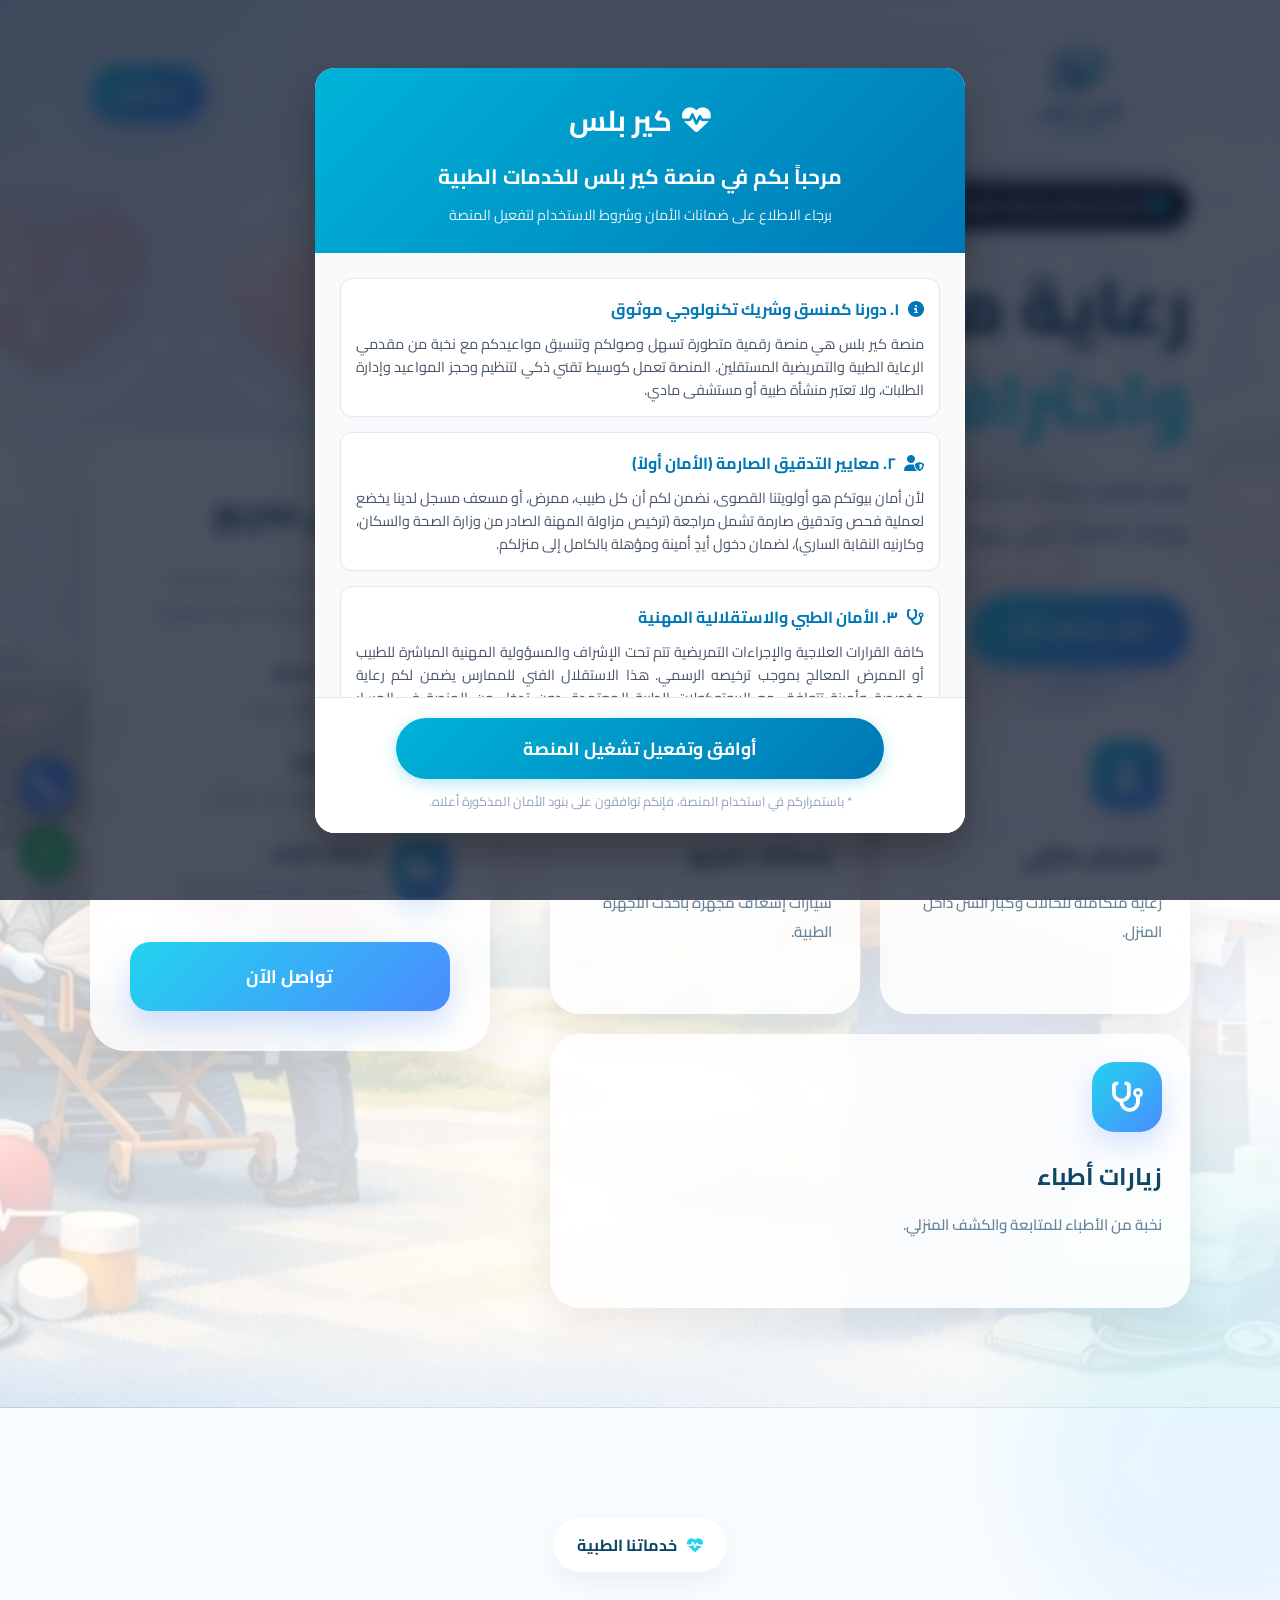
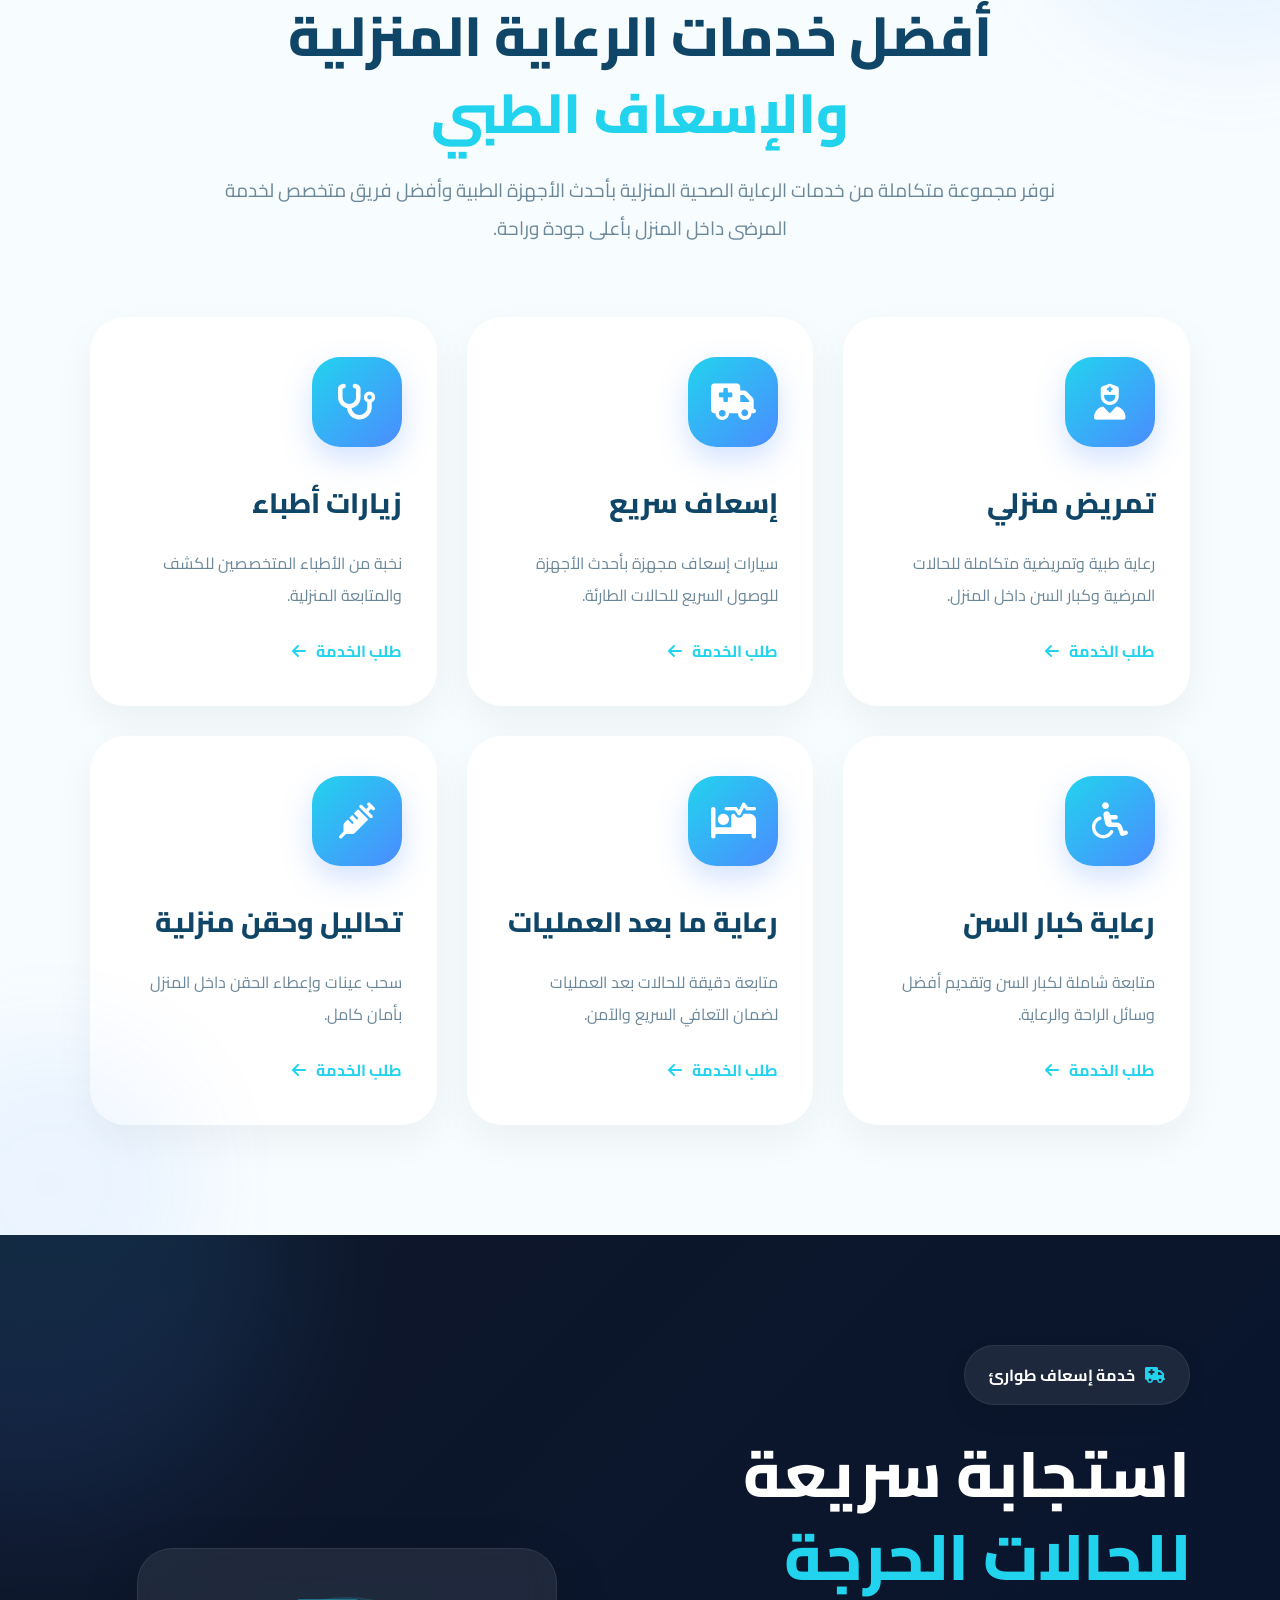
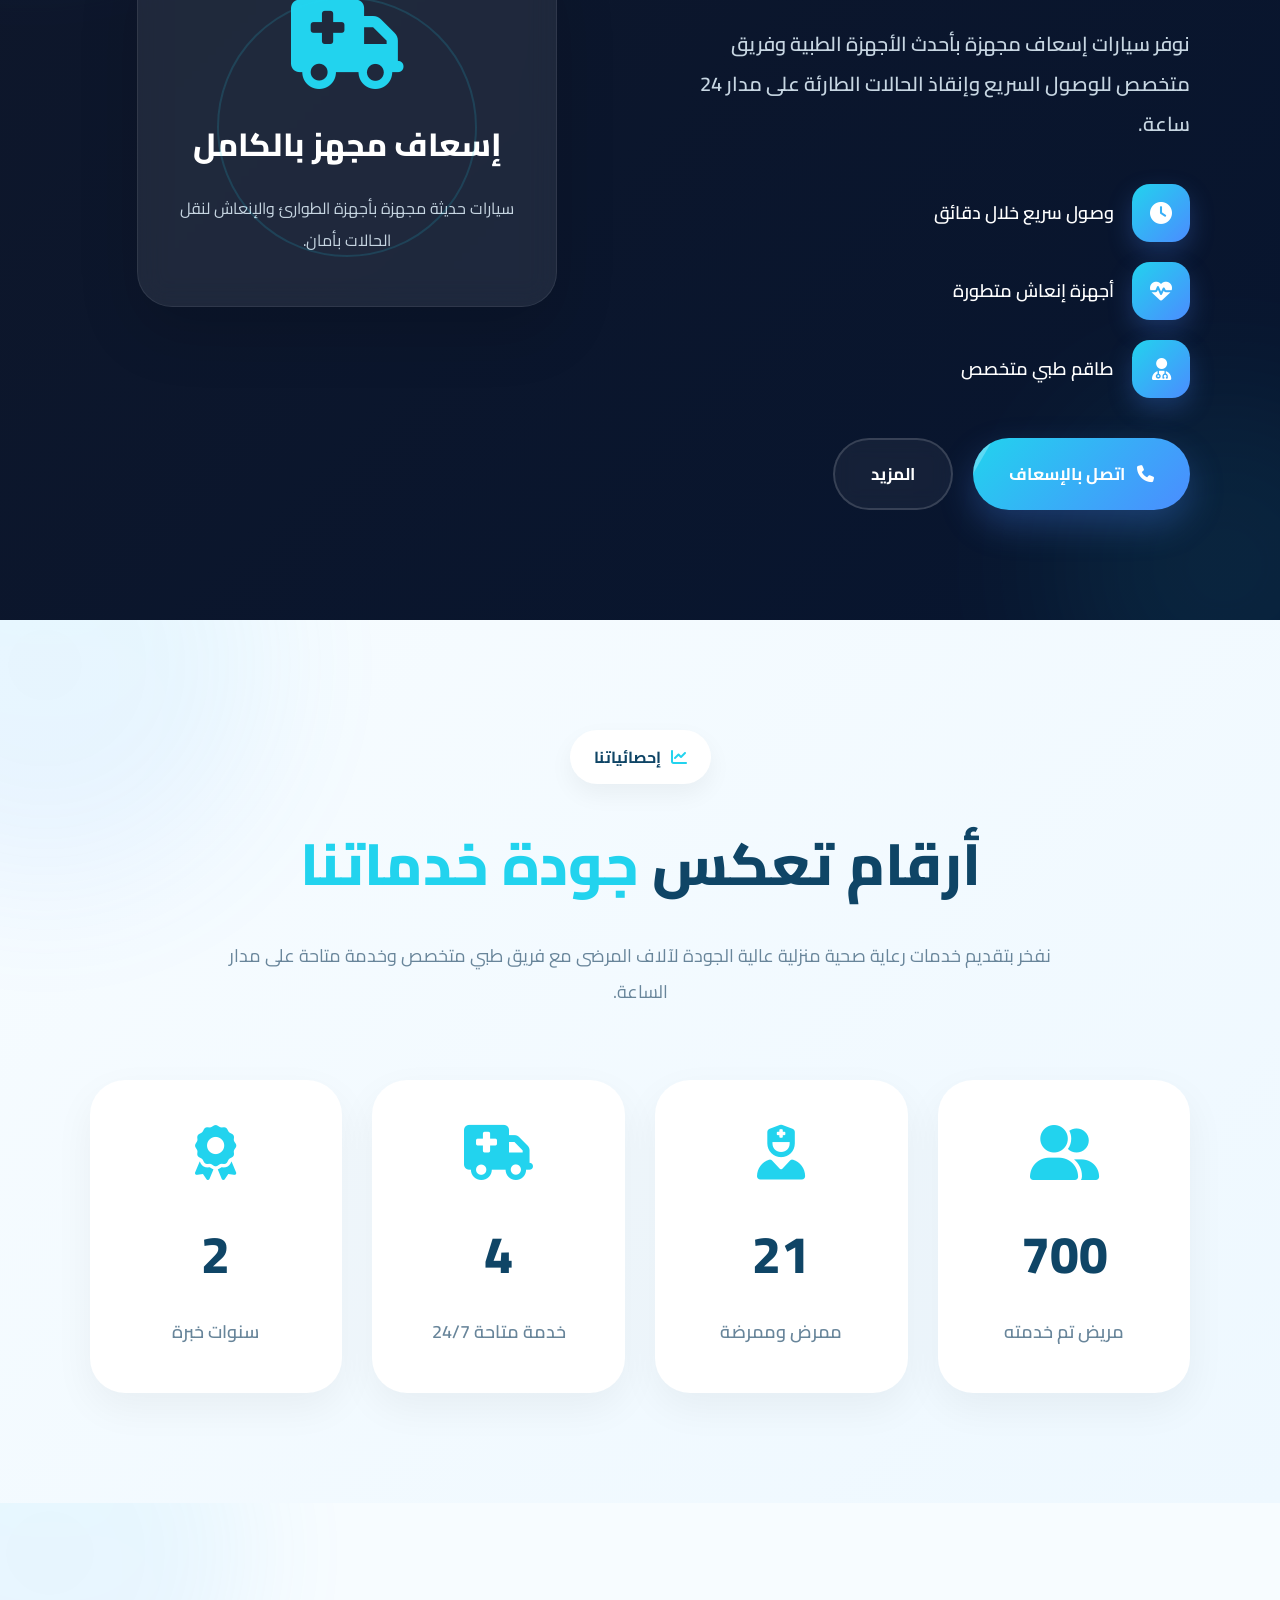
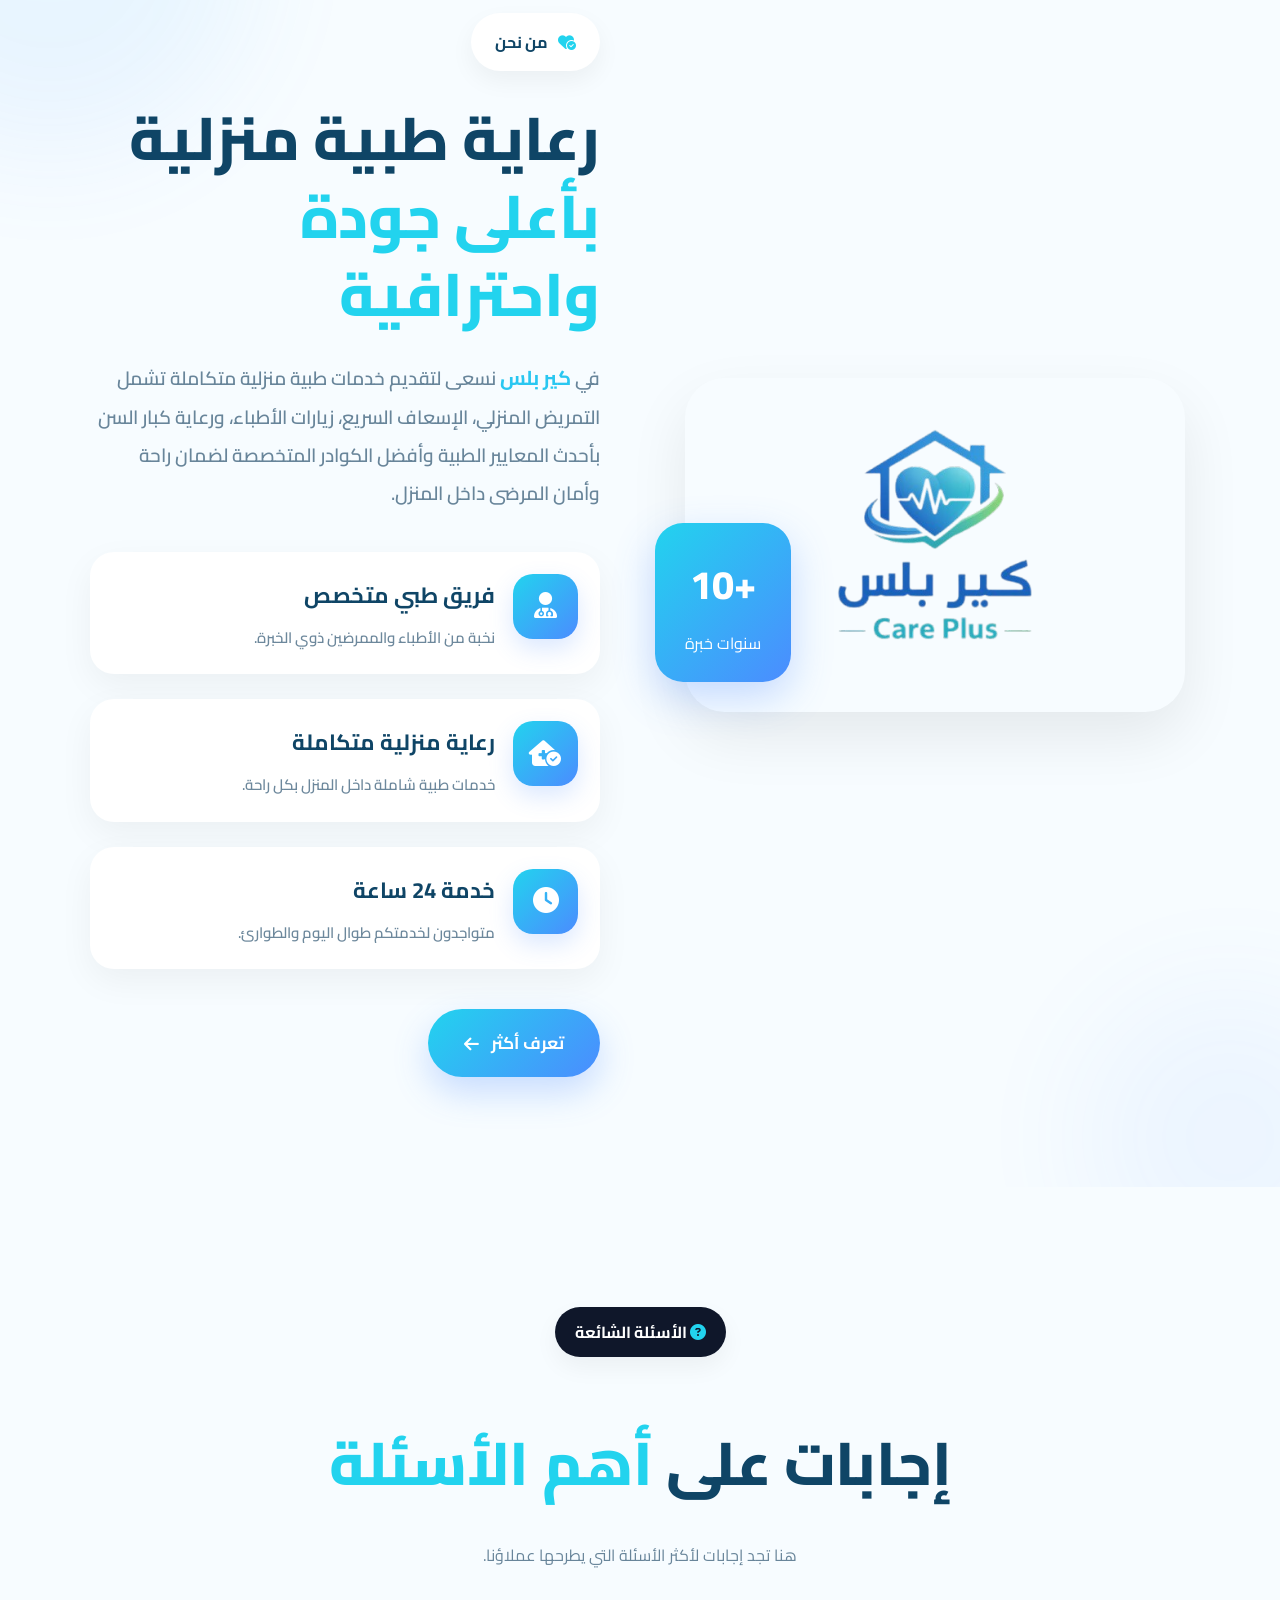
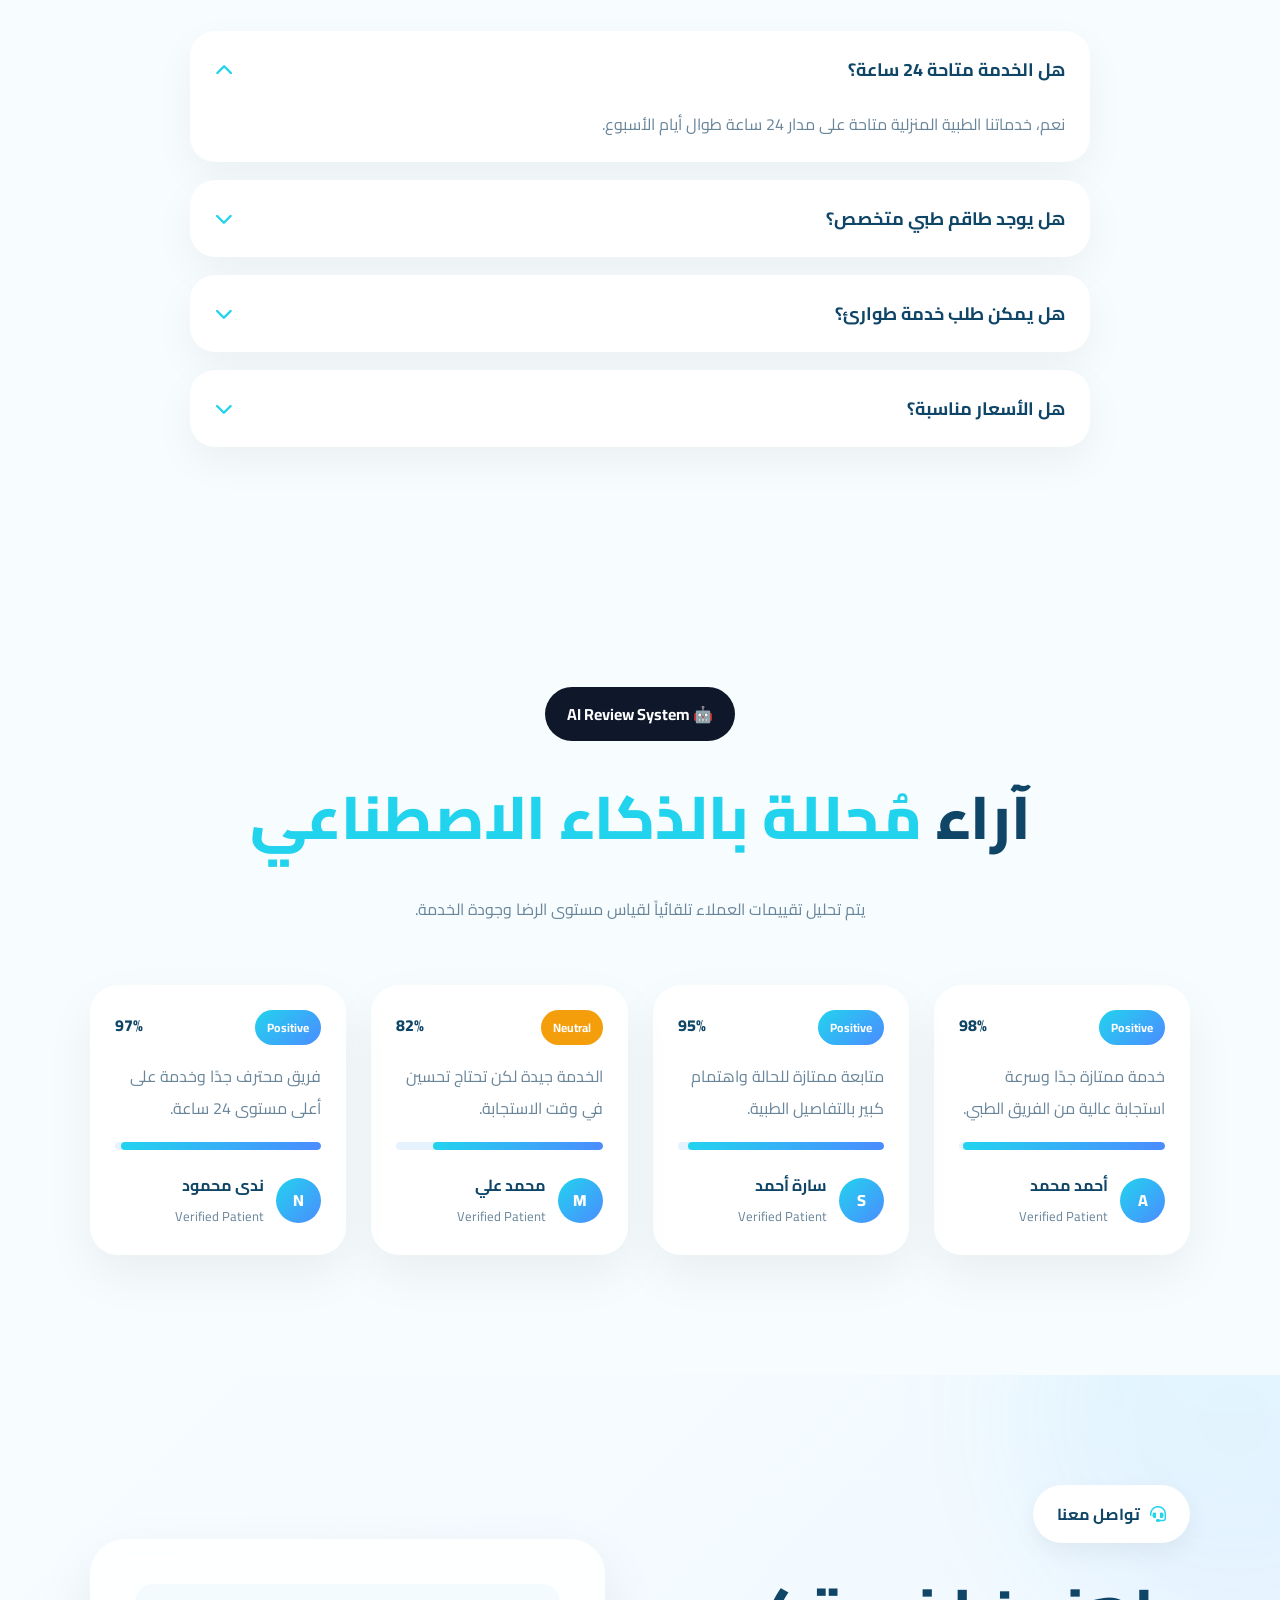
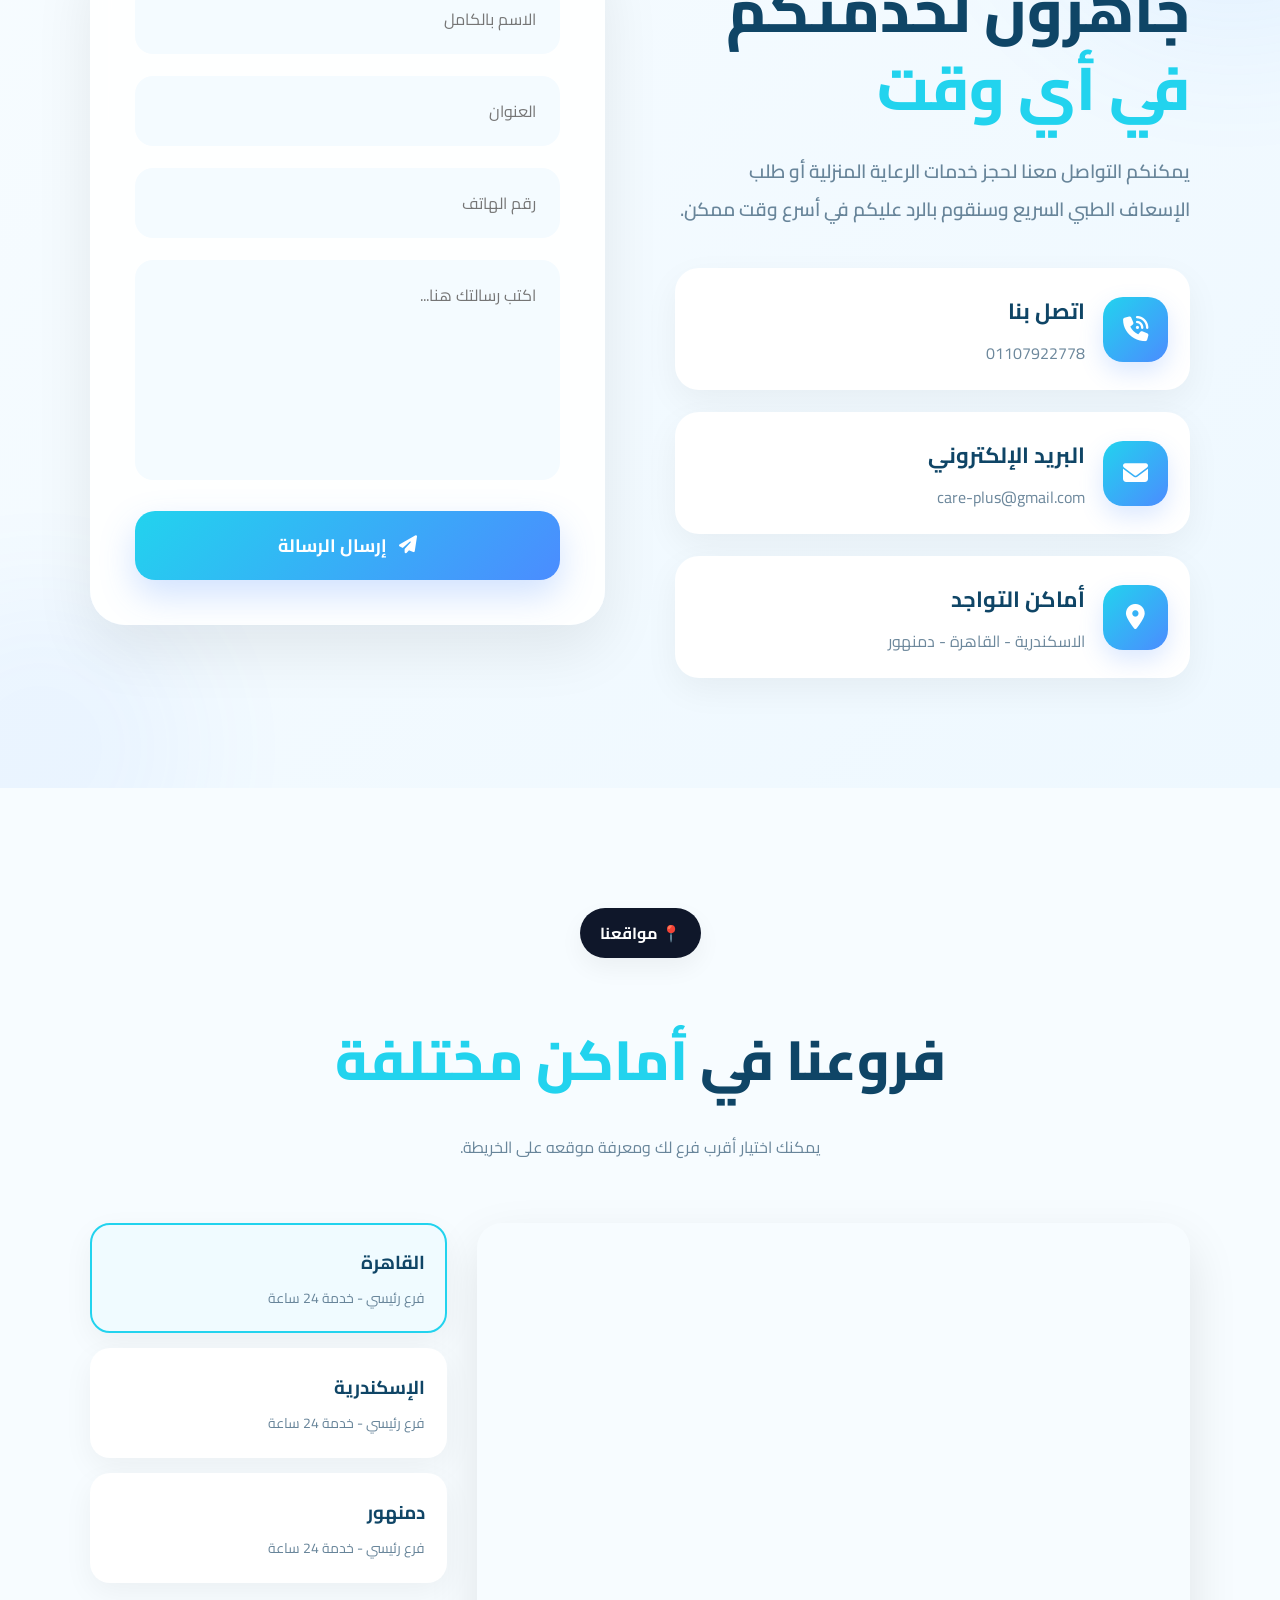
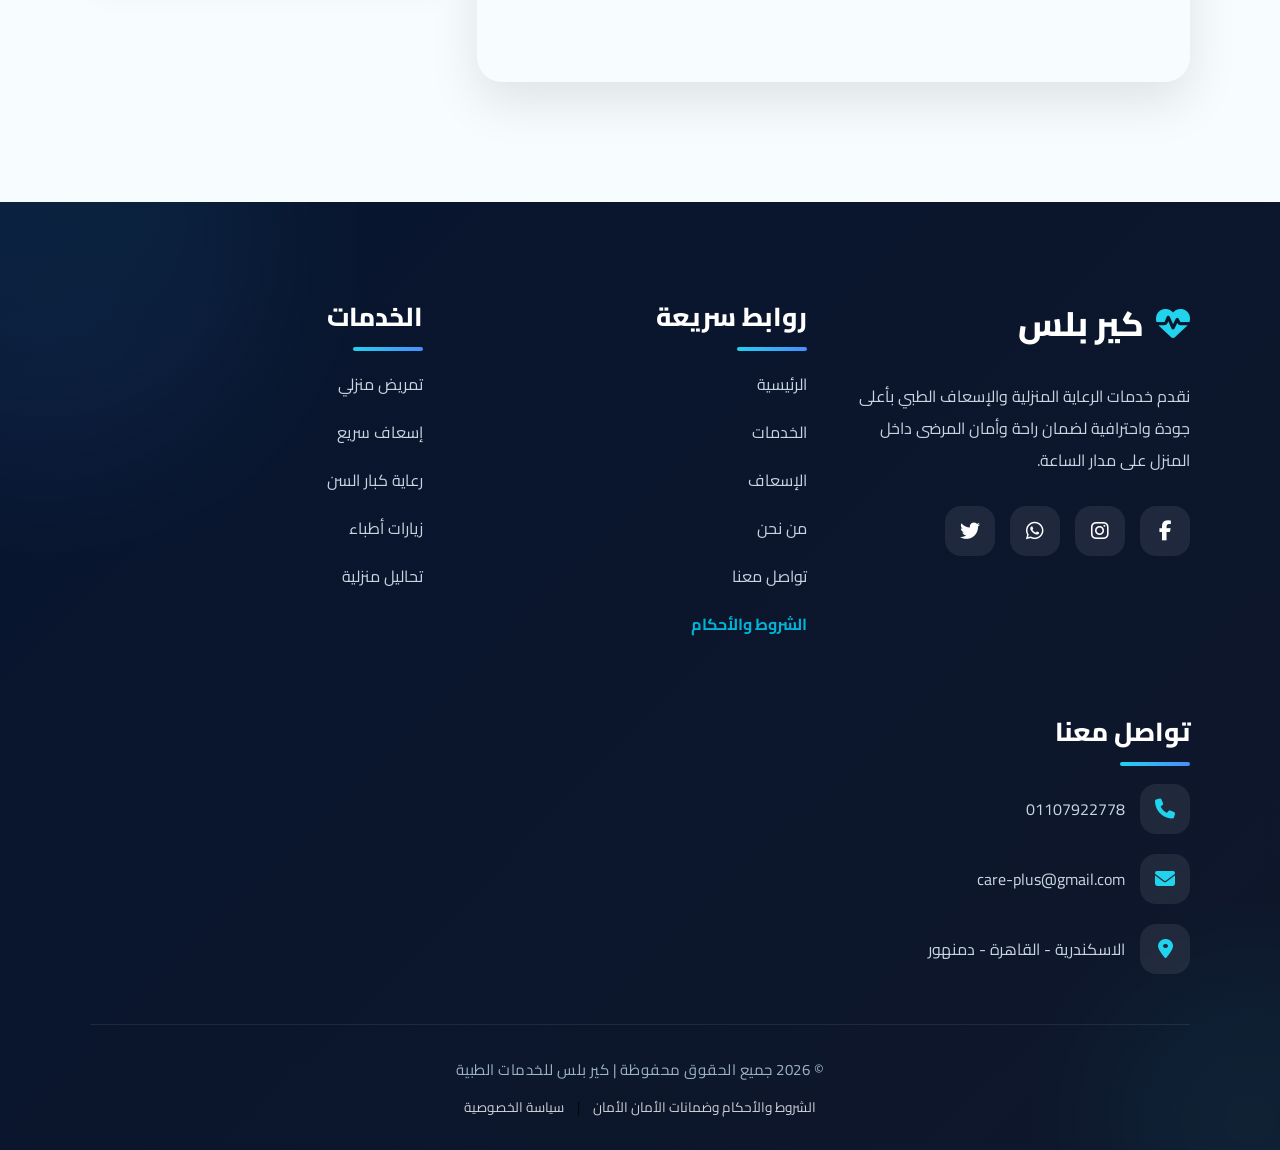
<file: index.html>
<!doctype html>
<html lang="ar" dir="rtl">
	<head>
		<meta charset="UTF-8" />
		<meta name="viewport" content="width=device-width, initial-scale=1.0" />
		<meta http-equiv="X-UA-Compatible" content="IE=edge" />
		<link
			rel="icon"
			href="./images/photo_٢٠٢٦-٠٤-٢٩_١٧-١٥-٤٨-removebg-preview.png" />

		<title>كير بلس | تمريض منزلي وإسعاف ورعاية صحية منزلية 24 ساعة</title>

		<meta
			name="description"
			content="كير بلس تقدم خدمات التمريض المنزلي، رعاية كبار السن، الإسعاف الطبي السريع، زيارات الأطباء، والتحاليل المنزلية على مدار 24 ساعة." />

		<meta name="robots" content="index, follow" />

		<meta property="og:locale" content="ar_EG" />
		<meta property="og:site_name" content="كير بلس" />
		<meta property="og:type" content="website" />
		<meta property="og:title" content="كير بلس للخدمات الطبية المنزلية" />
		<meta
			property="og:description"
			content="خدمات التمريض المنزلي والإسعاف والرعاية الصحية المنزلية 24 ساعة." />
		<meta property="og:url" content="https://care-plus-henna.vercel.app/" />

		<link rel="canonical" href="https://care-plus-henna.vercel.app/" />

		<!-- GOOGLE FONT -->
		<link
			href="https://fonts.googleapis.com/css2?family=Cairo:wght@300;400;600;700;800&display=swap"
			rel="stylesheet" />

		<!-- FONT AWESOME -->
		<link
			rel="stylesheet"
			href="https://cdnjs.cloudflare.com/ajax/libs/font-awesome/6.5.1/css/all.min.css" />
		<link rel="stylesheet" href="./style.css" />
	</head>

	<body>
		<!-- ================= HERO ================= -->

		<div class="floating-actions">
			<a href="tel:+201107922778" class="fab call"
				><i class="fa fa-phone"></i
			></a>
			<a href="https://wa.me/201107922778" class="fab whatsapp"
				><i class="fa-brands fa-whatsapp"></i
			></a>
		</div>

		<section class="hero">
			<!-- NAVBAR -->

			<nav>
				<!-- LOGO -->

				<div class="logo">
					<img
						src="./images/photo_٢٠٢٦-٠٤-٢٩_١٧-١٥-٤٨-removebg-preview.png"
						class="care-plus" />
				</div>

				<!-- NAV LINKS -->

				<ul class="nav-links" id="navLinks">
					<li><a href="#main">الرئيسية</a></li>
					<li><a href="#services">الخدمات</a></li>
					<li><a href="#ambulance">الإسعاف</a></li>
					<li><a href="#about">من نحن</a></li>
					<li><a href="#contact">تواصل معنا</a></li>
				</ul>

				<!-- BUTTON -->

				<a href="tel:+201107922778" class="nav-btn"> احجز الآن </a>

				<!-- MENU BUTTON -->

				<div class="menu-toggle" id="menuToggle">
					<i class="fa-solid fa-bars"></i>
				</div>
			</nav>

			<!-- HERO CONTENT -->

			<div class="hero-content" id="main">
				<!-- LEFT -->

				<div class="left">
					<div class="badge">
						<i class="fa-solid fa-truck-medical"></i>
						خدمة إسعاف ورعاية منزلية 24 ساعة
					</div>

					<h1>
						رعاية منزلية
						<span>واحترافية</span>
						لعائلتك
					</h1>

					<p>
						نوفر أفضل خدمات الرعاية المنزلية والإسعاف السريع والتمريض المنزلي
						وزيارات الأطباء بأعلى جودة لضمان راحة وأمان المرضى داخل المنزل.
					</p>

					<div class="buttons">
						<a href="tel:+201107922778" class="btn-primary">
							اطلب إسعاف الآن
						</a>

						<a href="#feature" class="btn-outline"> اكتشف الخدمات </a>
					</div>

					<!-- FEATURES -->

					<div class="features">
						<div class="feature">
							<i class="fa-solid fa-user-nurse"></i>

							<h3>تمريض منزلي</h3>

							<p>رعاية متكاملة للحالات وكبار السن داخل المنزل.</p>
						</div>

						<div class="feature" id="feature">
							<i class="fa-solid fa-truck-medical"></i>

							<h3>إسعاف سريع</h3>

							<p>سيارات إسعاف مجهزة بأحدث الأجهزة الطبية.</p>
						</div>

						<div class="feature">
							<i class="fa-solid fa-stethoscope"></i>

							<h3>زيارات أطباء</h3>

							<p>نخبة من الأطباء للمتابعة والكشف المنزلي.</p>
						</div>
					</div>
				</div>

				<!-- RIGHT -->

				<div class="right">
					<div class="contact-box">
						<h2>دعم طبي سريع</h2>

						<p>
							فريقنا الطبي جاهز لخدمتك على مدار الساعة لتقديم أفضل خدمات الرعاية
							المنزلية والطوارئ.
						</p>

						<div class="info">
							<i class="fa-solid fa-clock"></i>

							<div>
								<h4>خدمة 24 ساعة</h4>
								<span>متاحون طوال اليوم</span>
							</div>
						</div>

						<div class="info">
							<i class="fa-solid fa-house-medical"></i>

							<div>
								<h4>رعاية منزلية</h4>
								<span>خدمات طبية داخل المنزل</span>
							</div>
						</div>

						<div class="info">
							<i class="fa-solid fa-ambulance"></i>

							<div>
								<h4>إسعاف طوارئ</h4>
								<span>استجابة سريعة للحالات الحرجة</span>
							</div>
						</div>

						<a href="https://wa.me/201107922778?text=السلام عليكم"
							><button class="call-btn">تواصل الآن</button></a
						>
					</div>
				</div>
			</div>
		</section>

		<!-- ================= SERVICES SECTION ================= -->

		<section class="services">
			<!-- TOP -->

			<div class="services-top">
				<span class="section-badge">
					<i class="fa-solid fa-heart-pulse"></i>
					خدماتنا الطبية
				</span>

				<h2>
					أفضل خدمات الرعاية المنزلية
					<span>والإسعاف الطبي</span>
				</h2>

				<p>
					نوفر مجموعة متكاملة من خدمات الرعاية الصحية المنزلية بأحدث الأجهزة
					الطبية وأفضل فريق متخصص لخدمة المرضى داخل المنزل بأعلى جودة وراحة.
				</p>
			</div>

			<!-- SERVICES CARDS -->

			<div class="services-container" id="services">
				<!-- CARD 1 -->

				<div class="service-card hidden">
					<div class="service-icon">
						<i class="fa-solid fa-user-nurse"></i>
					</div>

					<h3>تمريض منزلي</h3>

					<p>
						رعاية طبية وتمريضية متكاملة للحالات المرضية وكبار السن داخل المنزل.
					</p>

					<a href="visits.html">
						طلب الخدمة
						<i class="fa-solid fa-arrow-left"></i>
					</a>
				</div>

				<!-- CARD 2 -->

				<div class="service-card hidden">
					<div class="service-icon">
						<i class="fa-solid fa-truck-medical"></i>
					</div>

					<h3>إسعاف سريع</h3>

					<p>سيارات إسعاف مجهزة بأحدث الأجهزة للوصول السريع للحالات الطارئة.</p>

					<a href="services.html">
						طلب الخدمة
						<i class="fa-solid fa-arrow-left"></i>
					</a>
				</div>

				<!-- CARD 3 -->

				<div class="service-card hidden">
					<div class="service-icon">
						<i class="fa-solid fa-stethoscope"></i>
					</div>

					<h3>زيارات أطباء</h3>

					<p>نخبة من الأطباء المتخصصين للكشف والمتابعة المنزلية.</p>

					<a href="visits.html">
						طلب الخدمة
						<i class="fa-solid fa-arrow-left"></i>
					</a>
				</div>

				<!-- CARD 4 -->

				<div class="service-card hidden">
					<div class="service-icon">
						<i class="fa-solid fa-wheelchair"></i>
					</div>

					<h3>رعاية كبار السن</h3>

					<p>متابعة شاملة لكبار السن وتقديم أفضل وسائل الراحة والرعاية.</p>

					<a href="young.html">
						طلب الخدمة
						<i class="fa-solid fa-arrow-left"></i>
					</a>
				</div>

				<!-- CARD 5 -->

				<div class="service-card hidden">
					<div class="service-icon">
						<i class="fa-solid fa-bed-pulse"></i>
					</div>

					<h3>رعاية ما بعد العمليات</h3>

					<p>متابعة دقيقة للحالات بعد العمليات لضمان التعافي السريع والآمن.</p>

					<a href="operation.html">
						طلب الخدمة
						<i class="fa-solid fa-arrow-left"></i>
					</a>
				</div>

				<!-- CARD 6 -->

				<div class="service-card hidden">
					<div class="service-icon">
						<i class="fa-solid fa-syringe"></i>
					</div>

					<h3>تحاليل وحقن منزلية</h3>

					<p>سحب عينات وإعطاء الحقن داخل المنزل بأمان كامل.</p>

					<a href="fluids.html">
						طلب الخدمة
						<i class="fa-solid fa-arrow-left"></i>
					</a>
				</div>
			</div>
		</section>

		<!-- ================= AMBULANCE SECTION ================= -->

		<section class="ambulance">
			<div class="ambulance-container">
				<!-- LEFT CONTENT -->

				<div class="ambulance-left hidden" id="ambulance">
					<span class="ambulance-badge">
						<i class="fa-solid fa-ambulance"></i>
						خدمة إسعاف طوارئ
					</span>

					<h2>
						استجابة سريعة
						<span>للحالات الحرجة</span>
					</h2>

					<p>
						نوفر سيارات إسعاف مجهزة بأحدث الأجهزة الطبية وفريق متخصص للوصول
						السريع وإنقاذ الحالات الطارئة على مدار 24 ساعة.
					</p>

					<div class="ambulance-features">
						<div class="ambulance-feature">
							<i class="fa-solid fa-clock"></i>
							<span>وصول سريع خلال دقائق</span>
						</div>

						<div class="ambulance-feature">
							<i class="fa-solid fa-heart-pulse"></i>
							<span>أجهزة إنعاش متطورة</span>
						</div>

						<div class="ambulance-feature">
							<i class="fa-solid fa-user-doctor"></i>
							<span>طاقم طبي متخصص</span>
						</div>
					</div>

					<div class="ambulance-buttons">
						<a href="tel:+201107922778" class="call-now">
							<i class="fa-solid fa-phone"></i>
							اتصل بالإسعاف
						</a>

						<a
							href="https://wa.me/201107922778?text=السلام عليكم"
							class="learn-more">
							المزيد
						</a>
					</div>
				</div>

				<!-- RIGHT IMAGE -->

				<div class="ambulance-right hidden">
					<div class="ambulance-card">
						<i class="fa-solid fa-truck-medical"></i>

						<h3>إسعاف مجهز بالكامل</h3>

						<p>
							سيارات حديثة مجهزة بأجهزة الطوارئ والإنعاش لنقل الحالات بأمان.
						</p>

						<div class="pulse-circle"></div>
					</div>
				</div>
			</div>
		</section>

		<!-- statstics section -->

		<section class="stats hidden">
			<div class="stats-container">
				<div class="stats-header">
					<span class="stats-badge">
						<i class="fa-solid fa-chart-line"></i>
						إحصائياتنا
					</span>

					<h2>أرقام تعكس <span>جودة خدماتنا</span></h2>

					<p>
						نفخر بتقديم خدمات رعاية صحية منزلية عالية الجودة لآلاف المرضى مع
						فريق طبي متخصص وخدمة متاحة على مدار الساعة.
					</p>
				</div>

				<div class="stats-grid">
					<div class="stat-card">
						<i class="fa-solid fa-user-group"></i>
						<h3 class="counter" data-target="5000">0</h3>
						<span>مريض تم خدمته</span>
					</div>

					<div class="stat-card">
						<i class="fa-solid fa-user-nurse"></i>
						<h3 class="counter" data-target="150">0</h3>
						<span>ممرض وممرضة</span>
					</div>

					<div class="stat-card">
						<i class="fa-solid fa-ambulance"></i>
						<h3 class="counter" data-target="24">0</h3>
						<span>خدمة متاحة 24/7</span>
					</div>

					<div class="stat-card">
						<i class="fa-solid fa-award"></i>
						<h3 class="counter" data-target="10">0</h3>
						<span>سنوات خبرة</span>
					</div>
				</div>
			</div>
		</section>

		<!-- ================= ABOUT SECTION ================= -->

		<section class="about">
			<div class="about-container">
				<!-- IMAGE SIDE -->

				<div class="about-image hidden" id="about">
					<div class="about-img-box">
						<img
							src="./images/photo_٢٠٢٦-٠٤-٢٩_١٧-١٥-٤٨-removebg-preview.png"
							alt="فريق هوم كير" />

						<div class="experience-box">
							<h3>+10</h3>
							<p>سنوات خبرة</p>
						</div>
					</div>
				</div>

				<!-- CONTENT SIDE -->

				<div class="about-content hidden">
					<span class="about-badge">
						<i class="fa-solid fa-heart-circle-check"></i>
						من نحن
					</span>

					<h2>
						رعاية طبية منزلية
						<span>بأعلى جودة واحترافية</span>
					</h2>

					<p>
						في <b style="color: #29c7f1; font-size: 20px">كير بلس</b> نسعى
						لتقديم خدمات طبية منزلية متكاملة تشمل التمريض المنزلي، الإسعاف
						السريع، زيارات الأطباء، ورعاية كبار السن بأحدث المعايير الطبية وأفضل
						الكوادر المتخصصة لضمان راحة وأمان المرضى داخل المنزل.
					</p>

					<div class="about-features">
						<div class="about-feature">
							<i class="fa-solid fa-user-doctor"></i>

							<div>
								<h4>فريق طبي متخصص</h4>
								<p>نخبة من الأطباء والممرضين ذوي الخبرة.</p>
							</div>
						</div>

						<div class="about-feature">
							<i class="fa-solid fa-house-medical-circle-check"></i>

							<div>
								<h4>رعاية منزلية متكاملة</h4>
								<p>خدمات طبية شاملة داخل المنزل بكل راحة.</p>
							</div>
						</div>

						<div class="about-feature">
							<i class="fa-solid fa-clock"></i>

							<div>
								<h4>خدمة 24 ساعة</h4>
								<p>متواجدون لخدمتكم طوال اليوم والطوارئ.</p>
							</div>
						</div>
					</div>

					<a
						href="https://wa.me/201107922778?text=السلام عليكم"
						class="about-btn">
						تعرف أكثر
						<i class="fa-solid fa-arrow-left"></i>
					</a>
				</div>
			</div>
		</section>

		<section class="faq" id="faq">
			<div class="faq-header">
				<span class="badge">
					<i class="fa-solid fa-circle-question"></i>
					الأسئلة الشائعة
				</span>

				<h2>إجابات على <span>أهم الأسئلة</span></h2>

				<p>هنا تجد إجابات لأكثر الأسئلة التي يطرحها عملاؤنا.</p>
			</div>

			<div class="faq-container">
				<div class="faq-item active">
					<div class="faq-question">
						هل الخدمة متاحة 24 ساعة؟
						<i class="fa-solid fa-chevron-down"></i>
					</div>
					<div class="faq-answer">
						نعم، خدماتنا الطبية المنزلية متاحة على مدار 24 ساعة طوال أيام
						الأسبوع.
					</div>
				</div>

				<div class="faq-item">
					<div class="faq-question">
						هل يوجد طاقم طبي متخصص؟
						<i class="fa-solid fa-chevron-down"></i>
					</div>
					<div class="faq-answer">
						نعم، لدينا فريق من الأطباء والممرضين المؤهلين بأعلى مستوى.
					</div>
				</div>

				<div class="faq-item">
					<div class="faq-question">
						هل يمكن طلب خدمة طوارئ؟
						<i class="fa-solid fa-chevron-down"></i>
					</div>
					<div class="faq-answer">
						بالطبع، لدينا خدمة طوارئ سريعة تصل إليك في أقصر وقت ممكن.
					</div>
				</div>

				<div class="faq-item">
					<div class="faq-question">
						هل الأسعار مناسبة؟
						<i class="fa-solid fa-chevron-down"></i>
					</div>
					<div class="faq-answer">
						نقدم أسعار تنافسية تناسب جميع الفئات مع أعلى جودة خدمة.
					</div>
				</div>
			</div>
		</section>

		<section class="ai-testimonials" id="testimonials">
			<div class="ai-header">
				<span class="ai-badge">🤖 AI Review System</span>

				<h2>آراء <span>مُحللة بالذكاء الاصطناعي</span></h2>

				<p>
					يتم تحليل تقييمات العملاء تلقائياً لقياس مستوى الرضا وجودة الخدمة.
				</p>
			</div>

			<div class="ai-grid">
				<div class="ai-card positive">
					<div class="ai-top">
						<span class="tag">Positive</span>
						<span class="score">98%</span>
					</div>

					<p>خدمة ممتازة جدًا وسرعة استجابة عالية من الفريق الطبي.</p>

					<div class="ai-bar"><span style="width: 98%"></span></div>

					<div class="ai-user">
						<div class="avatar">A</div>
						<div>
							<h4>أحمد محمد</h4>
							<span>Verified Patient</span>
						</div>
					</div>
				</div>

				<div class="ai-card positive">
					<div class="ai-top">
						<span class="tag">Positive</span>
						<span class="score">95%</span>
					</div>

					<p>متابعة ممتازة للحالة واهتمام كبير بالتفاصيل الطبية.</p>

					<div class="ai-bar"><span style="width: 95%"></span></div>

					<div class="ai-user">
						<div class="avatar">S</div>
						<div>
							<h4>سارة أحمد</h4>
							<span>Verified Patient</span>
						</div>
					</div>
				</div>

				<div class="ai-card neutral">
					<div class="ai-top">
						<span class="tag">Neutral</span>
						<span class="score">82%</span>
					</div>

					<p>الخدمة جيدة لكن تحتاج تحسين في وقت الاستجابة.</p>

					<div class="ai-bar"><span style="width: 82%"></span></div>

					<div class="ai-user">
						<div class="avatar">M</div>
						<div>
							<h4>محمد علي</h4>
							<span>Verified Patient</span>
						</div>
					</div>
				</div>

				<div class="ai-card positive">
					<div class="ai-top">
						<span class="tag">Positive</span>
						<span class="score">97%</span>
					</div>

					<p>فريق محترف جدًا وخدمة على أعلى مستوى 24 ساعة.</p>

					<div class="ai-bar"><span style="width: 97%"></span></div>

					<div class="ai-user">
						<div class="avatar">N</div>
						<div>
							<h4>ندى محمود</h4>
							<span>Verified Patient</span>
						</div>
					</div>
				</div>
			</div>
		</section>

		<!-- ================= CONTACT SECTION ================= -->

		<section class="contact">
			<div class="contact-container">
				<!-- LEFT INFO -->

				<div class="contact-info hidden" id="contact">
					<span class="contact-badge">
						<i class="fa-solid fa-headset"></i>
						تواصل معنا
					</span>

					<h2>
						جاهزون لخدمتكم
						<span>في أي وقت</span>
					</h2>

					<p>
						يمكنكم التواصل معنا لحجز خدمات الرعاية المنزلية أو طلب الإسعاف الطبي
						السريع وسنقوم بالرد عليكم في أسرع وقت ممكن.
					</p>

					<div class="contact-details">
						<div class="contact-item">
							<i class="fa-solid fa-phone-volume"></i>

							<div>
								<h4>اتصل بنا</h4>
								<span>01107922778</span>
							</div>
						</div>

						<div class="contact-item">
							<i class="fa-solid fa-envelope"></i>

							<div>
								<h4>البريد الإلكتروني</h4>
								<span>care-plus@gmail.com</span>
							</div>
						</div>

						<div class="contact-item">
							<i class="fa-solid fa-location-dot"></i>

							<div>
								<h4>أماكن التواجد</h4>
								<span>الاسكندرية - القاهرة - دمنهور</span>
							</div>
						</div>
					</div>
				</div>

				<!-- RIGHT FORM -->
				<div class="contact-form-box hidden">
					<form class="contact-form" id="contactForm">
						<div class="input-box">
							<input
								type="text"
								id="name"
								placeholder="الاسم بالكامل"
								required />
						</div>

						<div class="input-box">
							<input type="email" id="email" placeholder="العنوان" required />
						</div>

						<div class="input-box">
							<input type="text" id="phone" placeholder="رقم الهاتف" required />
						</div>

						<div class="input-box">
							<textarea
								id="message"
								rows="6"
								placeholder="اكتب رسالتك هنا..."
								required></textarea>
						</div>

						<button type="submit" class="contact-btn">
							<i class="fa-solid fa-paper-plane"></i>
							إرسال الرسالة
						</button>
					</form>
				</div>
			</div>
		</section>

		<section class="locations" id="locations">
			<div class="locations-header">
				<span class="badge">📍 مواقعنا</span>

				<h2>فروعنا في <span>أماكن مختلفة</span></h2>

				<p>يمكنك اختيار أقرب فرع لك ومعرفة موقعه على الخريطة.</p>
			</div>

			<div class="locations-container" id="site">
				<!-- MAP -->
				<div class="map-box">
					<iframe
						id="mapFrame"
						src="https://www.google.com/maps?q=Cairo,Egypt&output=embed"
						allowfullscreen>
					</iframe>
				</div>

				<!-- LOCATIONS LIST -->
				<div class="locations-list">
					<div class="location active" onclick="changeMap('Cairo, Egypt')">
						<h3>القاهرة</h3>
						<p>فرع رئيسي - خدمة 24 ساعة</p>
					</div>

					<div class="location" onclick="changeMap('Alexandria, Egypt')">
						<h3>الإسكندرية</h3>
						<p>فرع رئيسي - خدمة 24 ساعة</p>
					</div>

					<div class="location" onclick="changeMap('damnhour, Egypt')">
						<h3>دمنهور</h3>
						<p>فرع رئيسي - خدمة 24 ساعة</p>
					</div>
				</div>
			</div>
		</section>

		<!-- ================= FOOTER ================= -->

		<footer class="footer">
			<div class="footer-container">
				<!-- ABOUT -->

				<div class="footer-col hidden">
					<div class="footer-logo">
						<i class="fa-solid fa-heart-pulse"></i>
						كير بلس
					</div>

					<p>
						نقدم خدمات الرعاية المنزلية والإسعاف الطبي بأعلى جودة واحترافية
						لضمان راحة وأمان المرضى داخل المنزل على مدار الساعة.
					</p>

					<div class="footer-socials">
						<a href="https://www.facebook.com/share/1CH1vsWsck/" target="_blank"
							><i class="fa-brands fa-facebook-f"></i
						></a>

						<a href="#"><i class="fa-brands fa-instagram"></i></a>

						<a
							href="https://wa.me/201107922778?text=السلام عليكم"
							target="_blank"
							><i class="fa-brands fa-whatsapp"></i
						></a>

						<a href="#"><i class="fa-brands fa-twitter"></i></a>
					</div>
				</div>

				<!-- LINKS -->

				<div class="footer-col hidden">
					<h3>روابط سريعة</h3>

					<ul>
						<li><a href="#main">الرئيسية</a></li>

						<li><a href="#services">الخدمات</a></li>

						<li><a href="#ambulance">الإسعاف</a></li>

						<li><a href="#about">من نحن</a></li>

						<li><a href="#contact">تواصل معنا</a></li>

						<!-- الرابط القانوني الجديد -->
						<li>
							<a
								href="terms.html"
								target="_blank"
								style="color: #00b4d8; font-weight: bold"
								>الشروط والأحكام</a
							>
						</li>
					</ul>
				</div>

				<!-- SERVICES -->

				<div class="footer-col hidden">
					<h3>الخدمات</h3>

					<ul>
						<li><a href="#services">تمريض منزلي</a></li>

						<li><a href="#services">إسعاف سريع</a></li>

						<li><a href="#services">رعاية كبار السن</a></li>

						<li><a href="#services">زيارات أطباء</a></li>

						<li><a href="#services">تحاليل منزلية</a></li>
					</ul>
				</div>

				<!-- CONTACT -->

				<div class="footer-col hidden">
					<h3>تواصل معنا</h3>

					<div class="footer-contact">
						<div>
							<i class="fa-solid fa-phone"></i>
							<span>01107922778</span>
						</div>

						<div>
							<i class="fa-solid fa-envelope"></i>
							<span>care-plus@gmail.com</span>
						</div>

						<div>
							<i class="fa-solid fa-location-dot"></i>
							<span>الاسكندرية - القاهرة - دمنهور</span>
						</div>
					</div>
				</div>
			</div>

			<!-- BOTTOM -->

			<div
				class="footer-bottom"
				style="
					display: flex;
					flex-direction: column;
					align-items: center;
					gap: 10px;
				">
				<p>© 2026 جميع الحقوق محفوظة | كير بلس للخدمات الطبية</p>
				<!-- روابط إخلاء المسؤولية السفلية الشيك -->
				<div class="legal-links" style="font-size: 0.85rem; opacity: 0.8">
					<a
						href="terms.html"
						target="_blank"
						style="
							color: #fff;
							text-decoration: none;
							margin: 0 10px;
							transition: 0.3s;
						"
						onmouseover="this.style.color = '#00b4d8'"
						onmouseout="this.style.color = '#fff'"
						>الشروط والأحكام وضمانات الأمان الأمان</a
					>
					|
					<a
						href="terms.html#privacy"
						target="_blank"
						style="
							color: #fff;
							text-decoration: none;
							margin: 0 10px;
							transition: 0.3s;
						"
						onmouseover="this.style.color = '#00b4d8'"
						onmouseout="this.style.color = '#fff'"
						>سياسة الخصوصية</a
					>
				</div>
			</div>
		</footer>
		<!-- ================= JS ================= -->

		<script src="./script.js"></script>
		<!-- ================= TERMS & CONDITIONS MODAL (GATEKEEPER) ================= -->
		<div id="termsGatekeeperModal" class="terms-gate-overlay">
			<div class="terms-gate-box">
				<!-- الهيدر الخاص بالرسالة -->
				<div class="terms-gate-header">
					<div class="gate-logo">
						<i class="fa-solid fa-heart-pulse"></i>
						<span>كير بلس</span>
					</div>
					<h2>مرحباً بكم في منصة كير بلس للخدمات الطبية</h2>
					<p>برجاء الاطلاع على ضمانات الأمان وشروط الاستخدام لتفعيل المنصة</p>
				</div>

				<!-- نص السياسات بأسلوب شيك ومطمن -->
				<div class="terms-gate-body">
					<div class="gate-policy-item">
						<h3>
							<i class="fa-solid fa-circle-info"></i> ١. دورنا كمنسق وشريك
							تكنولوجي موثوق
						</h3>
						<p>
							منصة كير بلس هي منصة رقمية متطورة تسهل وصولكم وتنسيق مواعيدكم مع
							نخبة من مقدمي الرعاية الطبية والتمريضية المستقلين. المنصة تعمل
							كوسيط تقني ذكي لتنظيم وحجز المواعيد وإدارة الطلبات، ولا تعتبر
							منشأة طبية أو مستشفى مادي.
						</p>
					</div>

					<div class="gate-policy-item">
						<h3>
							<i class="fa-solid fa-user-shield"></i> ٢. معايير التدقيق الصارمة
							(الأمان أولاً)
						</h3>
						<p>
							لأن أمان بيوتكم هو أولويتنا القصوى، نضمن لكم أن كل طبيب، ممرض، أو
							مسعف مسجل لدينا يخضع لعملية فحص وتدقيق صارمة تشمل مراجعة (ترخيص
							مزاولة المهنة الصادر من وزارة الصحة والسكان، وكارنيه النقابة
							الساري)، لضمان دخول أيدٍ أمينة ومؤهلة بالكامل إلى منزلكم.
						</p>
					</div>

					<div class="gate-policy-item">
						<h3>
							<i class="fa-solid fa-stethoscope"></i> ٣. الأمان الطبي
							والاستقلالية المهنية
						</h3>
						<p>
							كافة القرارات العلاجية والإجراءات التمريضية تتم تحت الإشراف
							والمسؤولية المهنية المباشرة للطبيب أو الممرض المعالج بموجب ترخيصه
							الرسمي. هذا الاستقلال الفني للممارس يضمن لكم رعاية مخصصة وأمينة
							تتوافق مع البروتوكولات الطبية المعتمدة، دون تدخل من المنصة في
							المسار العلاجي الفردي، حيث يقتصر دور المنصة على التنسيق والربط
							وتيسير الخدمة وتوثيق الجودة.
						</p>
					</div>

					<div class="gate-policy-item">
						<h3>
							<i class="fa-solid fa-truck-medical"></i> ٤. خدمات الطوارئ والدعم
							اللوجستي للإسعاف
						</h3>
						<p>
							في الأوقات الحرجة، تعمل منصة كير بلس كشريك لوجستي ذكي لتسريع
							وتأمين وصول الدعم الطبي إليكم عبر ربطكم فوراً بأقرب سيارة إسعاف
							مجهزة ومتاحة ضمن شبكتنا المعتمدة من الشركات الخاصة المرخصة رسمياً
							من هيئة الإسعاف المصرية، مع الأخذ في الاعتبار العوامل الخارجية
							المتغيرة مثل حركة المرور وظروف الطرق لضمان أقصى درجات السلامة.
						</p>
					</div>

					<div class="gate-policy-item">
						<h3>
							<i class="fa-solid fa-lock"></i> ٥. سرية وحرمة البيانات الطبية
						</h3>
						<p>
							بيانات عيلتكم وسجلاتهم الصحية هي أمانة نلتزم بحمايتها بأعلى مشفرات
							الحماية الرقمية وفقاً لقانون حماية البيانات الشخصية المصري، ولا
							يتم إطلاع أي طرف عليها إلا الفريق الطبي المعين للزيارة.
						</p>
					</div>
				</div>

				<!-- أزرار الموافقة -->
				<div class="terms-gate-footer">
					<button id="acceptTermsGateBtn" class="gate-accept-btn">
						أوافق وتفعيل تشغيل المنصة
					</button>
					<p class="gate-note">
						* باستمراركم في استخدام المنصة، فإنكم توافقون على بنود الأمان
						المذكورة أعلاه.
					</p>
				</div>
			</div>
		</div>

		<!-- ================= CSS STYLING (يمكنك نقله لملف الـ CSS الخاص بك) ================= -->
		<style>
			.terms-gate-overlay {
				position: fixed;
				top: 0;
				left: 0;
				width: 100%;
				height: 100%;
				background: rgba(15, 23, 42, 0.75); /* خلفية داكنة رايقة */
				backdrop-filter: blur(8px); /* تأثير ضبابي للخلفية */
				display: none; /* بيتحكم فيه الـ JS */
				justify-content: center;
				align-items: center;
				z-index: 999999; /* عشان يغطي أي عنصر تاني في الموقع */
				padding: 20px;
				box-sizing: border-box;
			}

			.terms-gate-box {
				background: #ffffff;
				width: 100%;
				max-width: 650px;
				max-height: 85vh;
				border-radius: 20px;
				box-shadow: 0 20px 40px rgba(0, 0, 0, 0.3);
				display: flex;
				flex-direction: column;
				animation: gateSlideUp 0.4s cubic-bezier(0.16, 1, 0.3, 1);
				overflow: hidden;
			}

			.terms-gate-header {
				background: linear-gradient(135deg, #00b4d8, #0077b6);
				color: white;
				padding: 25px 20px;
				text-align: center;
			}

			.terms-gate-header .gate-logo {
				font-size: 1.8rem;
				font-weight: bold;
				margin-bottom: 10px;
				display: flex;
				align-items: center;
				justify-content: center;
				gap: 10px;
			}

			.terms-gate-header h2 {
				font-size: 1.3rem;
				margin: 5px 0;
			}

			.terms-gate-header p {
				font-size: 0.9rem;
				opacity: 0.9;
				margin: 0;
			}

			.terms-gate-body {
				padding: 25px;
				overflow-y: auto; /* سكرول داخلي للنصوص */
				flex: 1;
				background: #f8fafc;
			}

			.gate-policy-item {
				background: white;
				padding: 15px;
				border-radius: 12px;
				margin-bottom: 15px;
				border: 1px solid #e2e8f0;
				box-shadow: 0 2px 5px rgba(0, 0, 0, 0.02);
			}

			.gate-policy-item h3 {
				color: #0077b6;
				font-size: 1rem;
				margin-top: 0;
				margin-bottom: 8px;
				display: flex;
				align-items: center;
				gap: 8px;
			}

			.gate-policy-item p {
				font-size: 0.9rem;
				color: #475569;
				line-height: 1.6;
				margin: 0;
				text-align: justify;
			}

			.terms-gate-footer {
				padding: 20px;
				background: white;
				border-top: 1px solid #e2e8f0;
				text-align: center;
			}

			.gate-accept-btn {
				background: linear-gradient(135deg, #00b4d8, #0077b6);
				color: white;
				border: none;
				padding: 14px 40px;
				font-size: 1.1rem;
				font-weight: bold;
				border-radius: 50px;
				cursor: pointer;
				box-shadow: 0 4px 15px rgba(0, 180, 216, 0.3);
				transition: 0.3s ease;
				width: 80%;
			}

			.gate-accept-btn:hover {
				transform: translateY(-2px);
				box-shadow: 0 6px 20px rgba(0, 180, 216, 0.4);
			}

			.gate-note {
				font-size: 0.8rem;
				color: #94a3b8;
				margin-top: 10px;
				margin-bottom: 0;
			}

			/* إنيميشن ظهور شيك */
			@keyframes gateSlideUp {
				from {
					transform: translateY(50px);
					opacity: 0;
				}
				to {
					transform: translateY(0);
					opacity: 1;
				}
			}
		</style>

		<!-- ================= JAVASCRIPT LOGIC ================= -->
		<script>
			document.addEventListener("DOMContentLoaded", function () {
				const gateModal = document.getElementById("termsGatekeeperModal");
				const acceptGateBtn = document.getElementById("acceptTermsGateBtn");

				// الفحص الذكي: هل العميل وافق قبل كدا على هذا الجهاز؟
				if (!localStorage.getItem("careplus_gate_accepted")) {
					// لو موافقش، اظهر النافذة واقفل سكرول الصفحة الرئيسية
					gateModal.style.display = "flex";
					document.body.style.overflow = "hidden";
				}

				// عند الضغط على زر الموافقة
				acceptGateBtn.addEventListener("click", function () {
					// احفظ الموافقة في المتصفح للأبد
					localStorage.setItem("careplus_gate_accepted", "true");
					// اخفي النافذة ورجّع السكرول الطبيعي للموقع
					gateModal.style.display = "none";
					document.body.style.overflow = "auto";
				});
			});
		</script>
	</body>
</html>
</file>
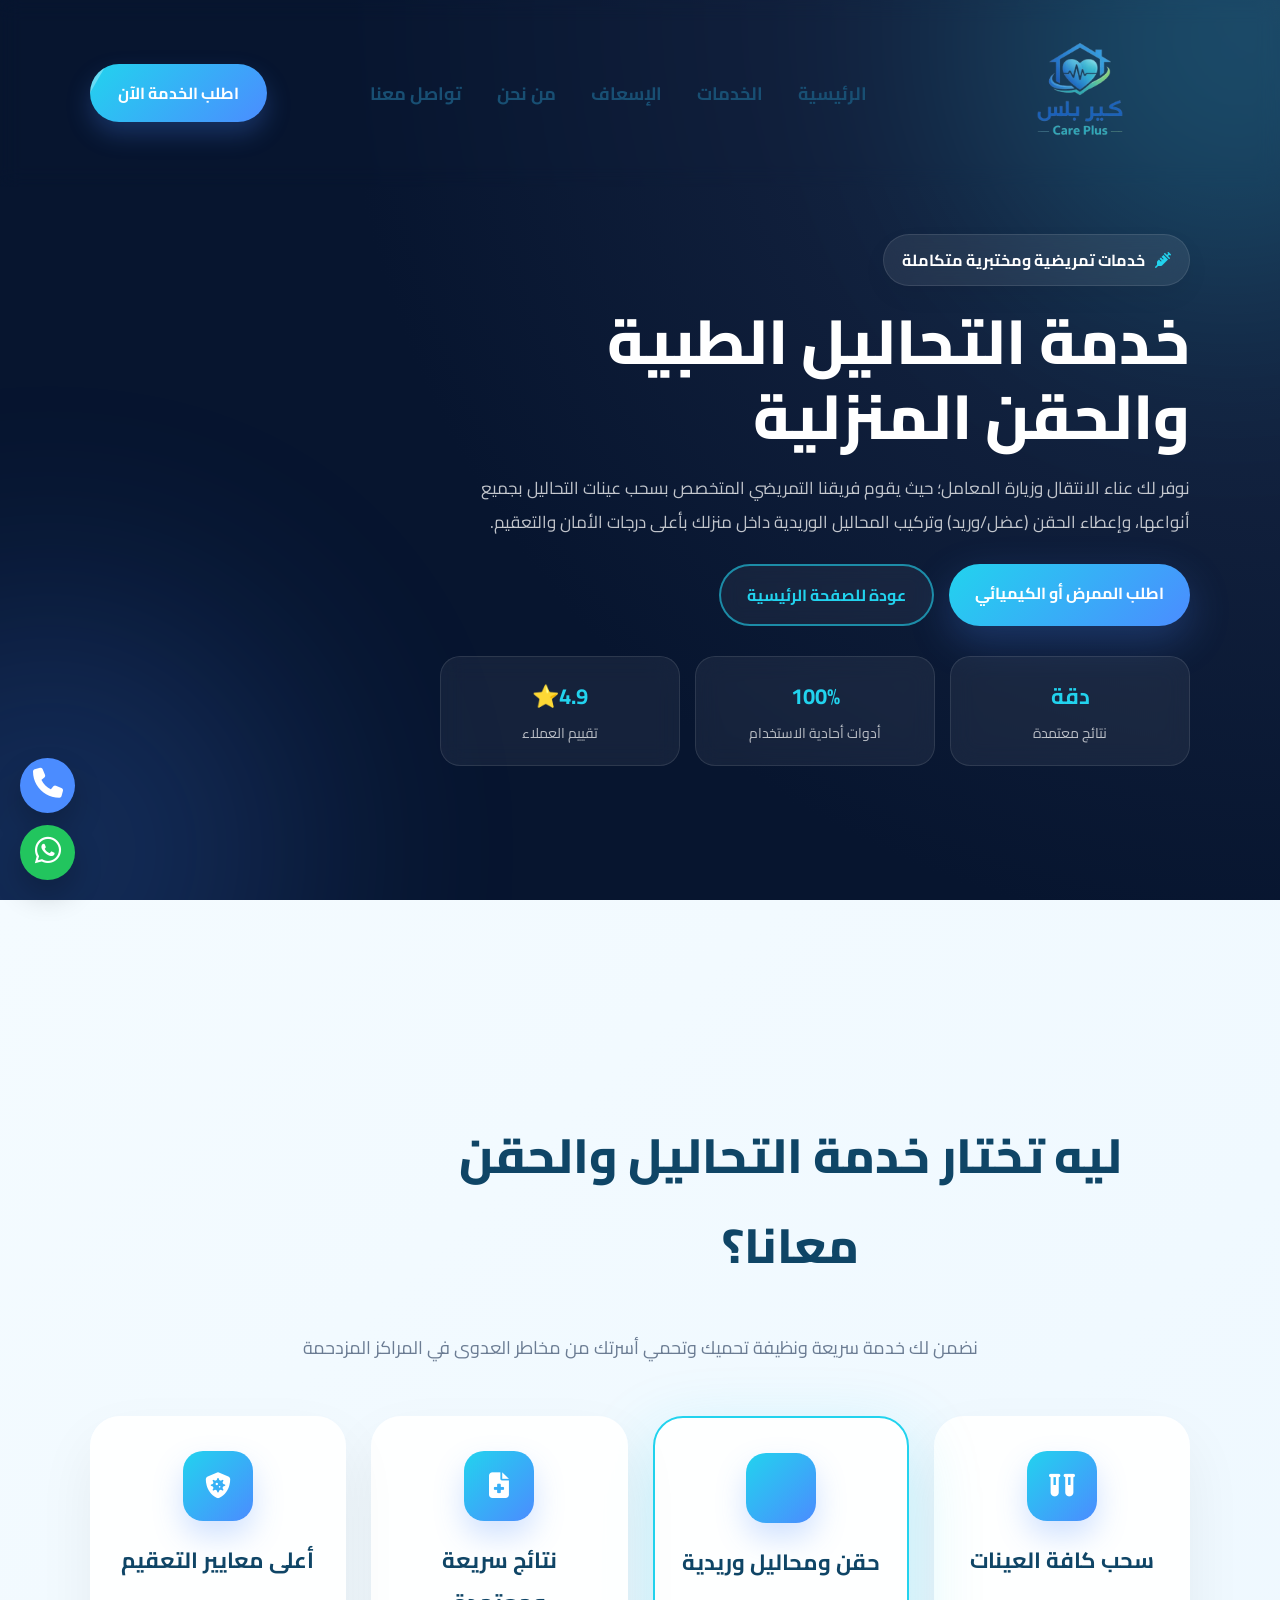
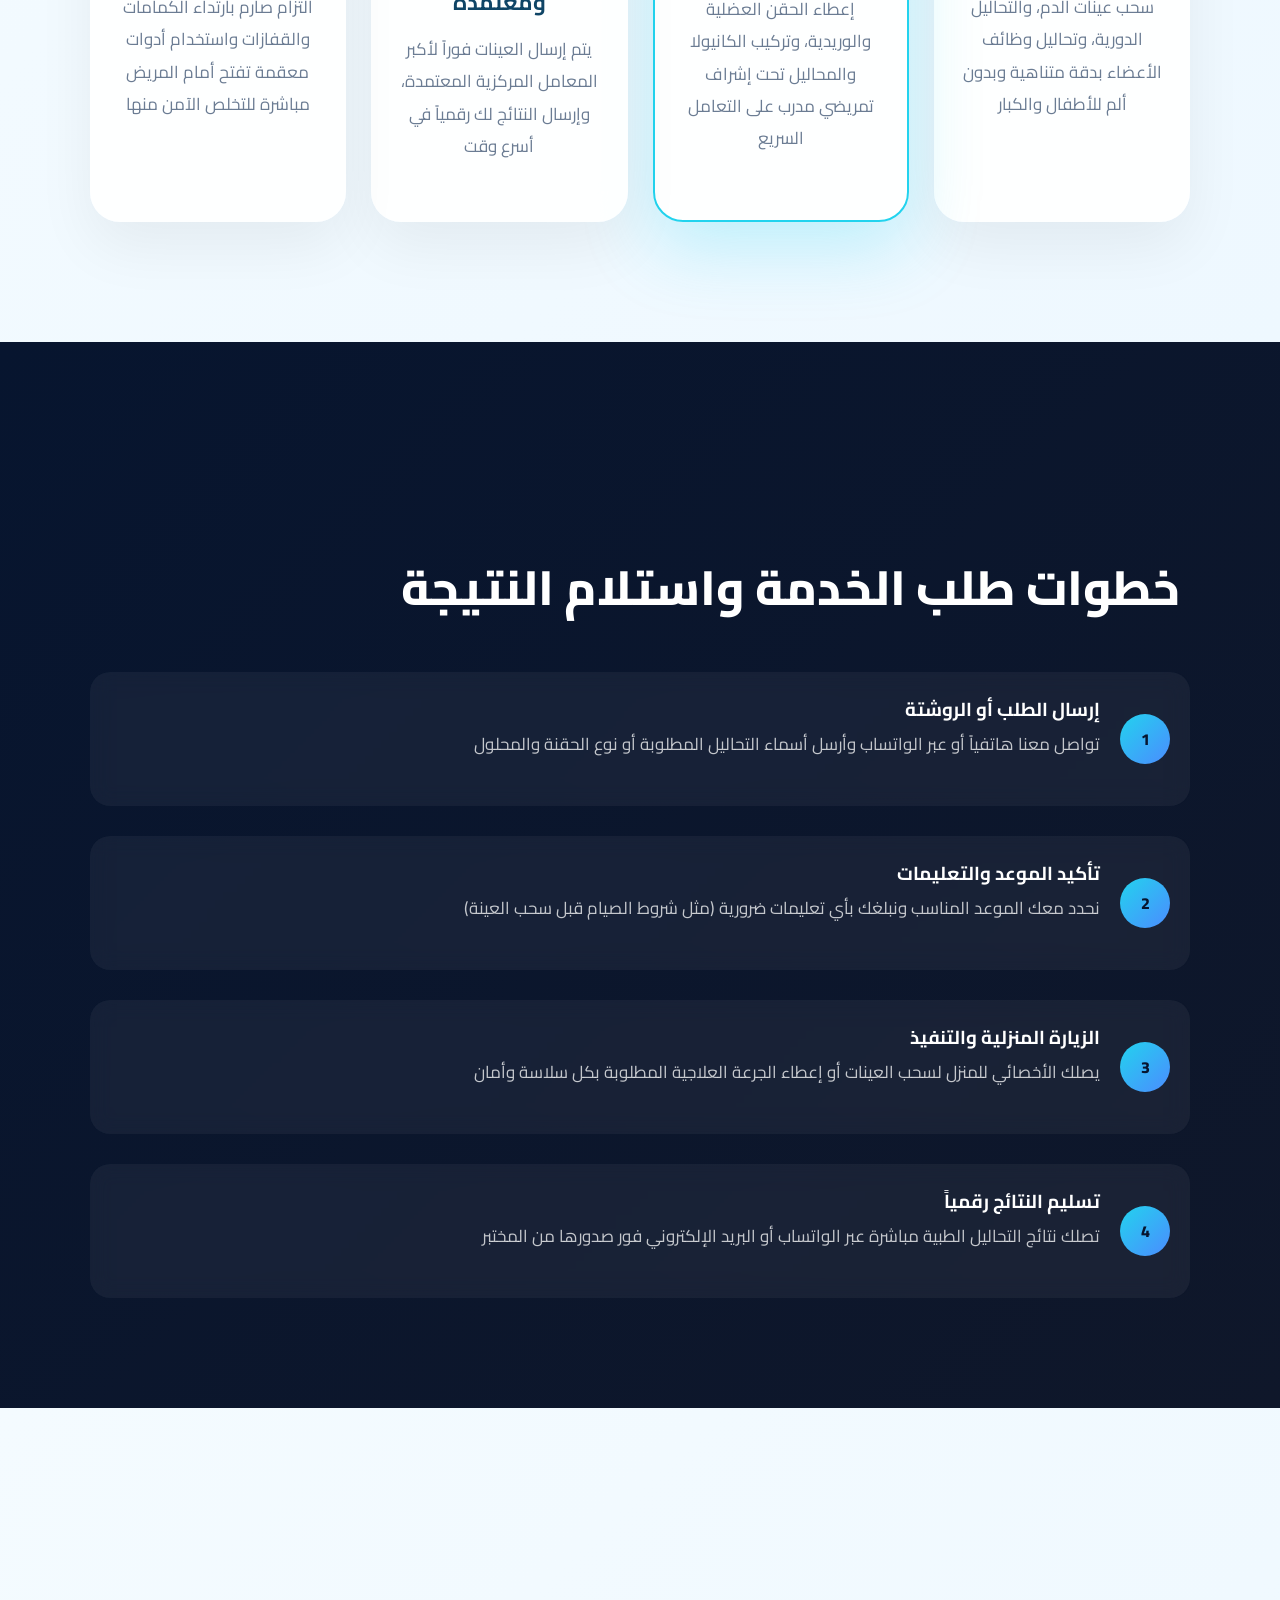
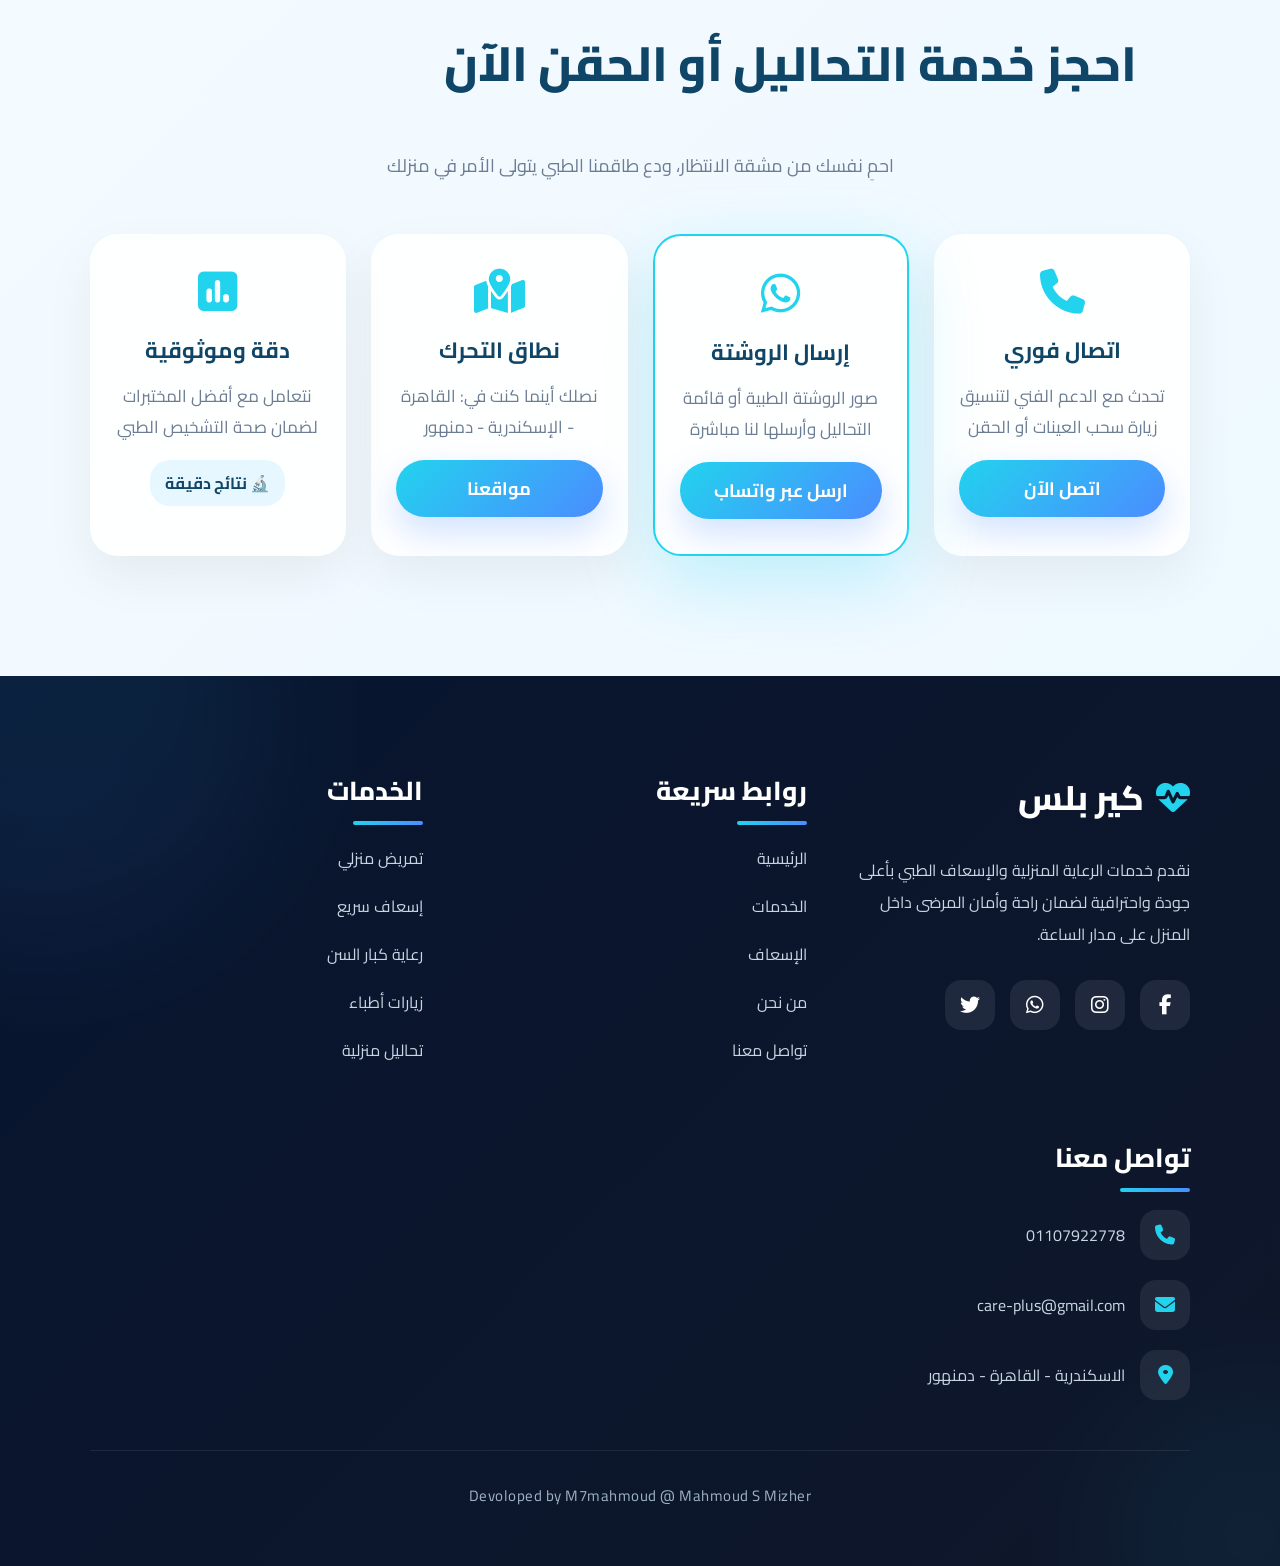
<file: fluids.html>
<!doctype html>
<html lang="ar" dir="rtl">
	<head>
		<meta charset="UTF-8" />
		<meta name="viewport" content="width=device-width, initial-scale=1.0" />
		<link
			rel="icon"
			href="./images/photo_٢٠٢٦-٠٤-٢٩_١٧-١٥-٤٨-removebg-preview.png" />

		<title>تفاصيل الخدمة | التحاليل والحقن المنزلية</title>

		<link
			href="https://fonts.googleapis.com/css2?family=Cairo:wght@400;600;700;800&display=swap"
			rel="stylesheet" />

		<link rel="stylesheet" href="style.css" />
		<link rel="stylesheet" href="services.css" />
		<script defer src="services.js"></script>

		<!-- Icons -->
		<link
			rel="stylesheet"
			href="https://cdnjs.cloudflare.com/ajax/libs/font-awesome/6.5.0/css/all.min.css" />
	</head>

	<body>
		<!-- FLOATING ACTION -->
		<div class="floating-actions">
			<a href="tel:+201107922778" class="fab call"
				><i class="fa fa-phone"></i
			></a>
			<a href="https://wa.me/201107922778" class="fab whatsapp"
				><i class="fa-brands fa-whatsapp"></i
			></a>
		</div>

		<!-- HERO -->
		<section class="service-hero">
			<nav>
				<!-- LOGO -->
				<div class="logo">
					<img
						src="./images/photo_٢٠٢٦-٠٤-٢٩_١٧-١٥-٤٨-removebg-preview.png"
						class="care-plus" />
				</div>

				<!-- NAV LINKS -->
				<ul class="nav-links" id="navLinks">
					<li><a href="index.html#main">الرئيسية</a></li>
					<li><a href="index.html#services">الخدمات</a></li>
					<li><a href="index.html#ambulance">الإسعاف</a></li>
					<li><a href="index.html#about">من نحن</a></li>
					<li><a href="index.html#contact">تواصل معنا</a></li>
				</ul>

				<!-- BUTTON -->
				<a href="tel:+201107922778" class="nav-btn"> اطلب الخدمة الآن </a>

				<!-- MENU BUTTON -->
				<div class="menu-toggle" id="menuToggle">
					<i class="fa-solid fa-bars"></i>
				</div>
			</nav>

			<!-- HERO CONTENT -->
			<div class="hero-content2">
				<span class="badge"
					><i class="fa fa-syringe"></i> خدمات تمريضية ومختبرية متكاملة</span
				>

				<h1>خدمة التحاليل الطبية والحقن المنزلية</h1>

				<p>
					نوفر لك عناء الانتقال وزيارة المعامل؛ حيث يقوم فريقنا التمريضي المتخصص
					بسحب عينات التحاليل بجميع أنواعها، وإعطاء الحقن (عضل/وريد) وتركيب
					المحاليل الوريدية داخل منزلك بأعلى درجات الأمان والتعقيم.
				</p>

				<div class="hero-buttons2">
					<a href="tel:+201107922778" class="btn primary"
						>اطلب الممرض أو الكيميائي</a
					>
					<a href="index.html" class="btn outline">عودة للصفحة الرئيسية </a>
				</div>

				<div class="stats-mini">
					<div>
						<h3>دقة</h3>
						<span>نتائج معتمدة</span>
					</div>
					<div>
						<h3>100%</h3>
						<span>أدوات أحادية الاستخدام</span>
					</div>
					<div>
						<h3>4.9⭐</h3>
						<span>تقييم العملاء</span>
					</div>
				</div>
			</div>
		</section>

		<!-- WHY CHOOSE US -->
		<section class="why-premium">
			<h2 class="section-title">ليه تختار خدمة التحاليل والحقن معانا؟</h2>
			<p class="sub-title">
				نضمن لك خدمة سريعة ونظيفة تحميك وتحمي أسرتك من مخاطر العدوى في المراكز
				المزدحمة
			</p>

			<div class="why-container">
				<div class="why-card reveal">
					<div class="icon-box"><i class="fa fa-vials"></i></div>
					<h3>سحب كافة العينات</h3>
					<p>
						سحب عينات الدم، والتحاليل الدورية، وتحاليل وظائف الأعضاء بدقة
						متناهية وبدون ألم للأطفال والكبار
					</p>
				</div>

				<div class="why-card reveal highlight">
					<div class="icon-box"><i class="fa fa-dispensary"></i></div>
					<h3>حقن ومحاليل وريدية</h3>
					<p>
						إعطاء الحقن العضلية والوريدية، وتركيب الكانيولا والمحاليل تحت إشراف
						تمريضي مدرب على التعامل السريع
					</p>
				</div>

				<div class="why-card reveal">
					<div class="icon-box"><i class="fa fa-file-medical"></i></div>
					<h3>نتائج سريعة ومعتمدة</h3>
					<p>
						يتم إرسال العينات فوراً لأكبر المعامل المركزية المعتمدة، وإرسال
						النتائج لك رقمياً في أسرع وقت
					</p>
				</div>

				<div class="why-card reveal">
					<div class="icon-box"><i class="fa fa-shield-virus"></i></div>
					<h3>أعلى معايير التعقيم</h3>
					<p>
						التزام صارم بارتداء الكمامات والقفازات واستخدام أدوات معقمة تفتح
						أمام المريض مباشرة للتخلص الآمن منها
					</p>
				</div>
			</div>
		</section>

		<!-- STEPS -->
		<section class="steps" id="steps">
			<h2 class="section-title light">خطوات طلب الخدمة واستلام النتيجة</h2>

			<div class="timeline">
				<div class="step reveal">
					<span>1</span>
					<div>
						<h3>إرسال الطلب أو الروشتة</h3>
						<p>
							تواصل معنا هاتفياً أو عبر الواتساب وأرسل أسماء التحاليل المطلوبة
							أو نوع الحقنة والمحلول
						</p>
					</div>
				</div>

				<div class="step reveal">
					<span>2</span>
					<div>
						<h3>تأكيد الموعد والتعليمات</h3>
						<p>
							نحدد معك الموعد المناسب ونبلغك بأي تعليمات ضرورية (مثل شروط الصيام
							قبل سحب العينة)
						</p>
					</div>
				</div>

				<div class="step reveal">
					<span>3</span>
					<div>
						<h3>الزيارة المنزلية والتنفيذ</h3>
						<p>
							يصلك الأخصائي للمنزل لسحب العينات أو إعطاء الجرعة العلاجية
							المطلوبة بكل سلاسة وأمان
						</p>
					</div>
				</div>

				<div class="step reveal">
					<span>4</span>
					<div>
						<h3>تسليم النتائج رقمياً</h3>
						<p>
							تصلك نتائج التحاليل الطبية مباشرة عبر الواتساب أو البريد
							الإلكتروني فور صدورها من المختبر
						</p>
					</div>
				</div>
			</div>
		</section>

		<!-- CONTACT -->
		<section class="contact-premium" id="contact">
			<h2 class="section-title">احجز خدمة التحاليل أو الحقن الآن</h2>
			<p class="sub-title">
				احمِ نفسك من مشقة الانتظار، ودع طاقمنا الطبي يتولى الأمر في منزلك
			</p>

			<div class="contact-grid">
				<!-- PHONE -->
				<div class="contact-card reveal">
					<i class="fa fa-phone"></i>
					<h3>اتصال فوري</h3>
					<p>تحدث مع الدعم الفني لتنسيق زيارة سحب العينات أو الحقن</p>
					<a href="tel:+201107922778" class="contact-btn">اتصل الآن</a>
				</div>

				<!-- WHATSAPP -->
				<div class="contact-card reveal highlight">
					<i class="fa-brands fa-whatsapp"></i>
					<h3>إرسال الروشتة</h3>
					<p>صور الروشتة الطبية أو قائمة التحاليل وأرسلها لنا مباشرة</p>
					<a href="https://wa.me/201107922778" class="contact-btn"
						>ارسل عبر واتساب</a
					>
				</div>

				<!-- ADDRESS -->
				<div class="contact-card reveal">
					<i class="fa fa-map-location-dot"></i>
					<h3>نطاق التحرك</h3>
					<p>نصلك أينما كنت في: القاهرة - الإسكندرية - دمنهور</p>
					<a href="index.html#site" class="contact-btn">مواقعنا</a>
				</div>

				<!-- TIME -->
				<div class="contact-card reveal">
					<i class="fa fa-square-poll-vertical"></i>
					<h3>دقة وموثوقية</h3>
					<p>نتعامل مع أفضل المختبرات لضمان صحة التشخيص الطبي</p>
					<span class="badge-time">🔬 نتائج دقيقة</span>
				</div>
			</div>
		</section>

		<!-- ================= FOOTER ================= -->
		<footer class="footer">
			<div class="footer-container">
				<!-- ABOUT -->
				<div class="footer-col hidden">
					<div class="footer-logo">
						<i class="fa-solid fa-heart-pulse"></i>
						كير بلس
					</div>
					<p>
						نقدم خدمات الرعاية المنزلية والإسعاف الطبي بأعلى جودة واحترافية
						لضمان راحة وأمان المرضى داخل المنزل على مدار الساعة.
					</p>
					<div class="footer-socials">
						<a href="https://www.facebook.com/share/1CH1vsWsck/"
							><i class="fa-brands fa-facebook-f"></i
						></a>
						<a href="#"><i class="fa-brands fa-instagram"></i></a>
						<a href="https://wa.me/201107922778?text=السلام عليكم"
							><i class="fa-brands fa-whatsapp"></i
						></a>
						<a href="#"><i class="fa-brands fa-twitter"></i></a>
					</div>
				</div>

				<!-- LINKS -->
				<div class="footer-col hidden">
					<h3>روابط سريعة</h3>
					<ul>
						<li><a href="index.html#main">الرئيسية</a></li>
						<li><a href="index.html#services">الخدمات</a></li>
						<li><a href="index.html#ambulance">الإسعاف</a></li>
						<li><a href="index.html#about">من نحن</a></li>
						<li><a href="index.html#contact">تواصل معنا</a></li>
					</ul>
				</div>

				<!-- SERVICES -->
				<div class="footer-col hidden">
					<h3>الخدمات</h3>
					<ul>
						<li><a href="index.html#services">تمريض منزلي</a></li>
						<li><a href="index.html#services">إسعاف سريع</a></li>
						<li><a href="index.html#services">رعاية كبار السن</a></li>
						<li><a href="index.html#services">زيارات أطباء</a></li>
						<li><a href="index.html#services">تحاليل منزلية</a></li>
					</ul>
				</div>

				<!-- CONTACT -->
				<div class="footer-col hidden">
					<h3>تواصل معنا</h3>
					<div class="footer-contact">
						<div>
							<i class="fa-solid fa-phone"></i>
							<span>01107922778</span>
						</div>
						<div>
							<i class="fa-solid fa-envelope"></i>
							<span>care-plus@gmail.com</span>
						</div>
						<div>
							<i class="fa-solid fa-location-dot"></i>
							<span>الاسكندرية - القاهرة - دمنهور</span>
						</div>
					</div>
				</div>
			</div>

			<!-- BOTTOM -->
			<div class="footer-bottom">
				<p>Devoloped by M7mahmoud @ Mahmoud S Mizher</p>
			</div>
		</footer>

		<script src="script.js"></script>
	</body>
</html>
</file>
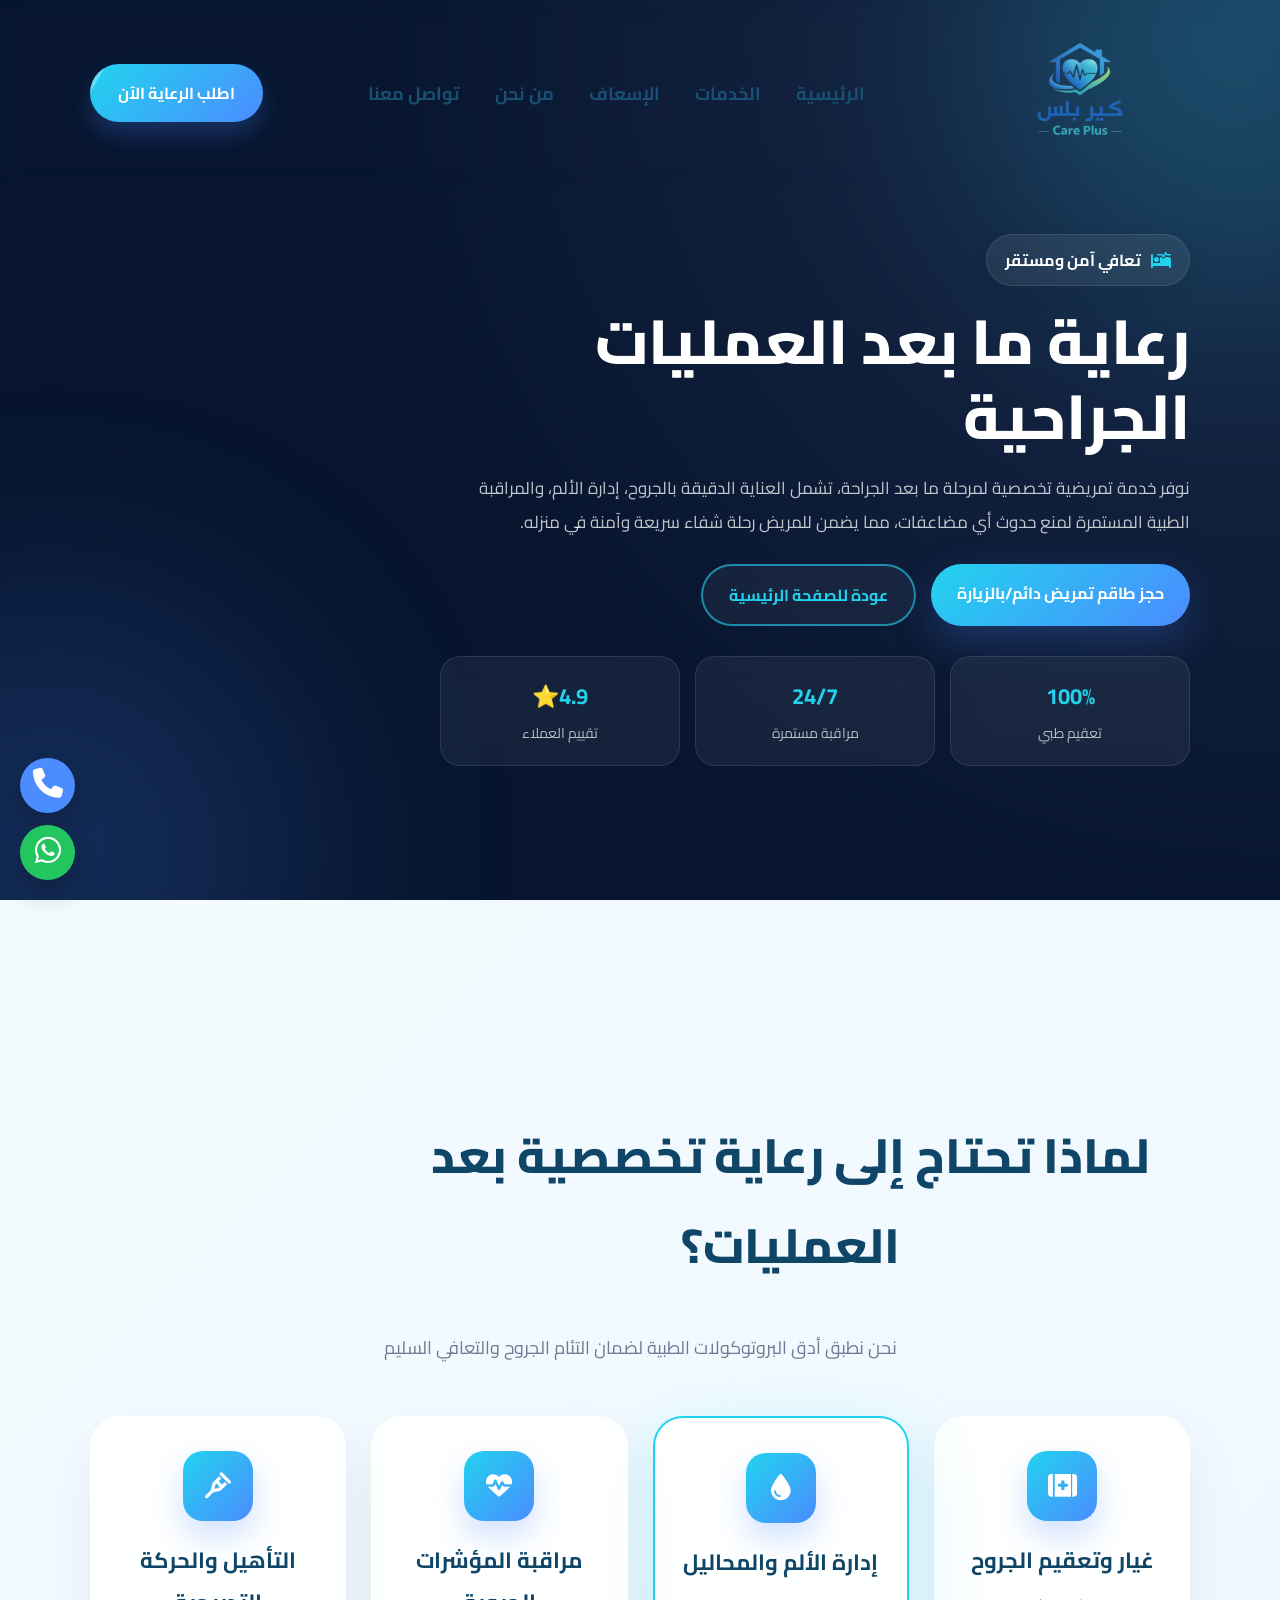
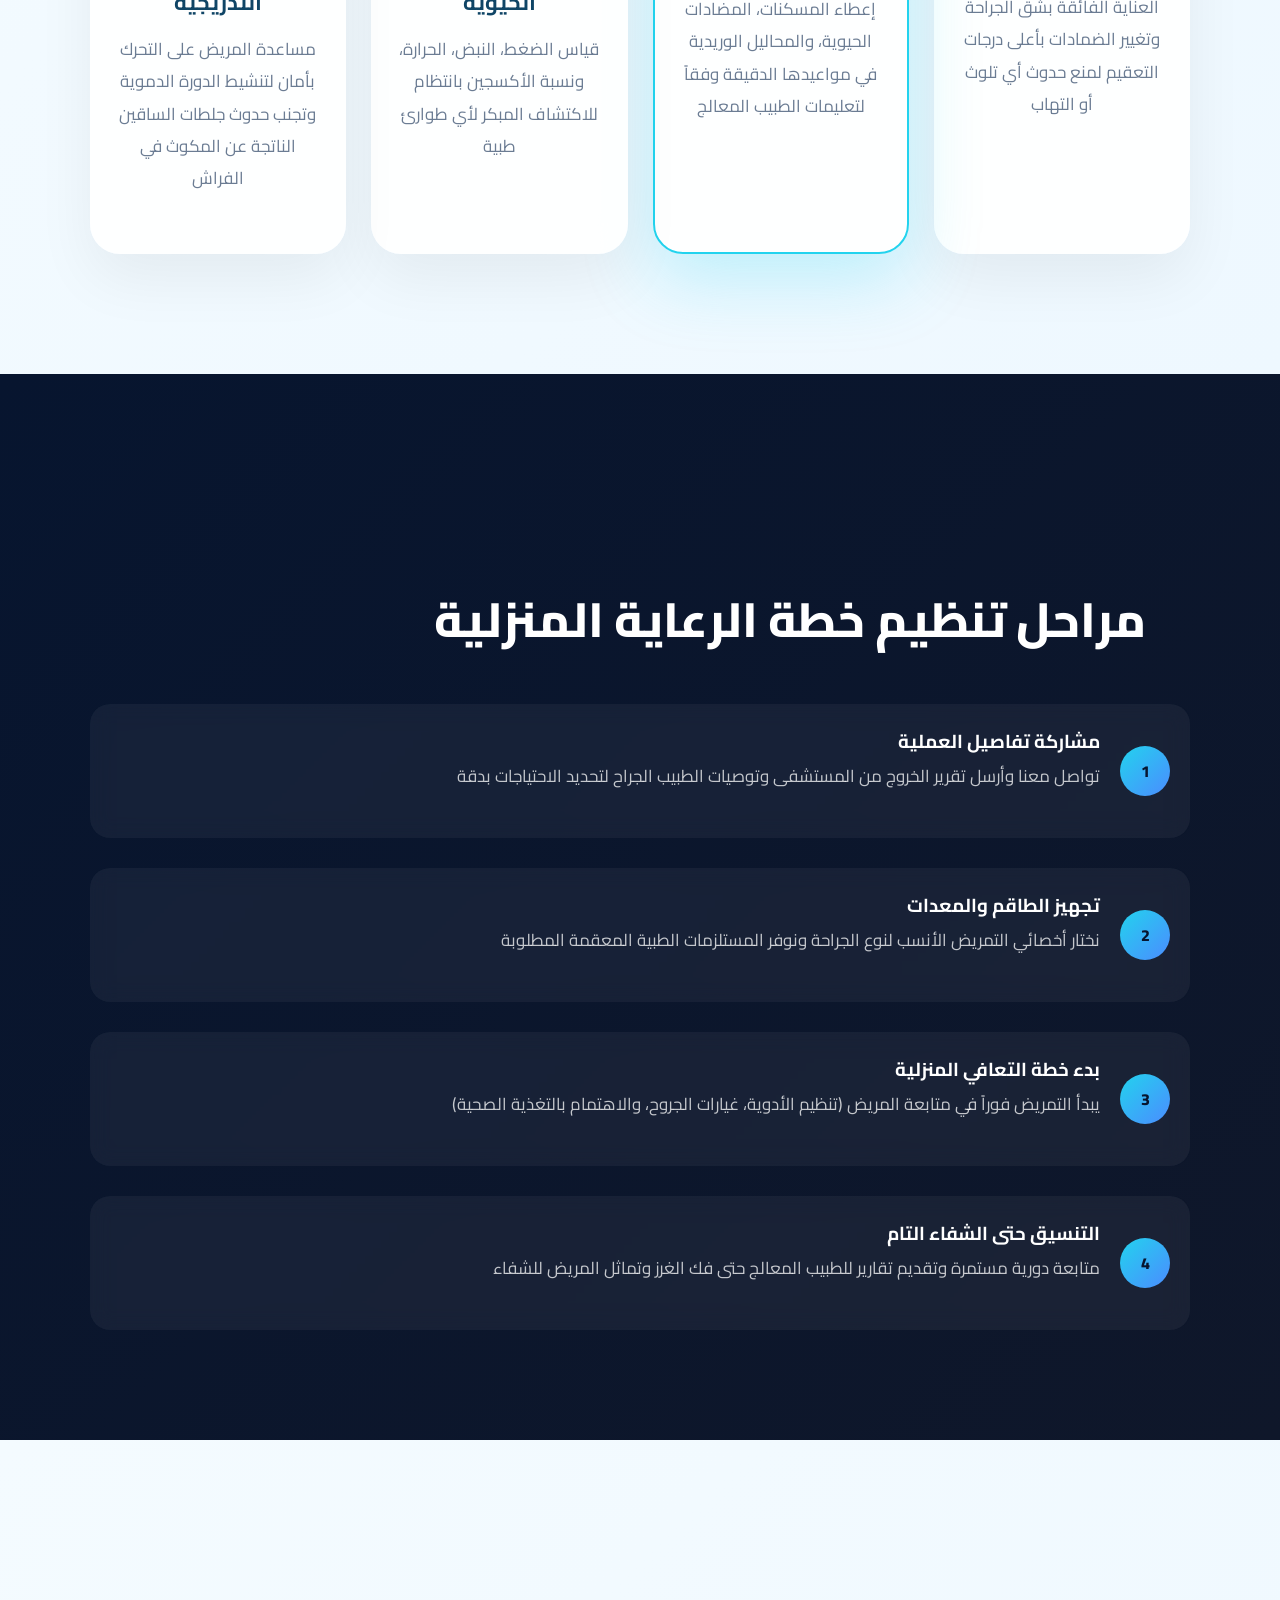
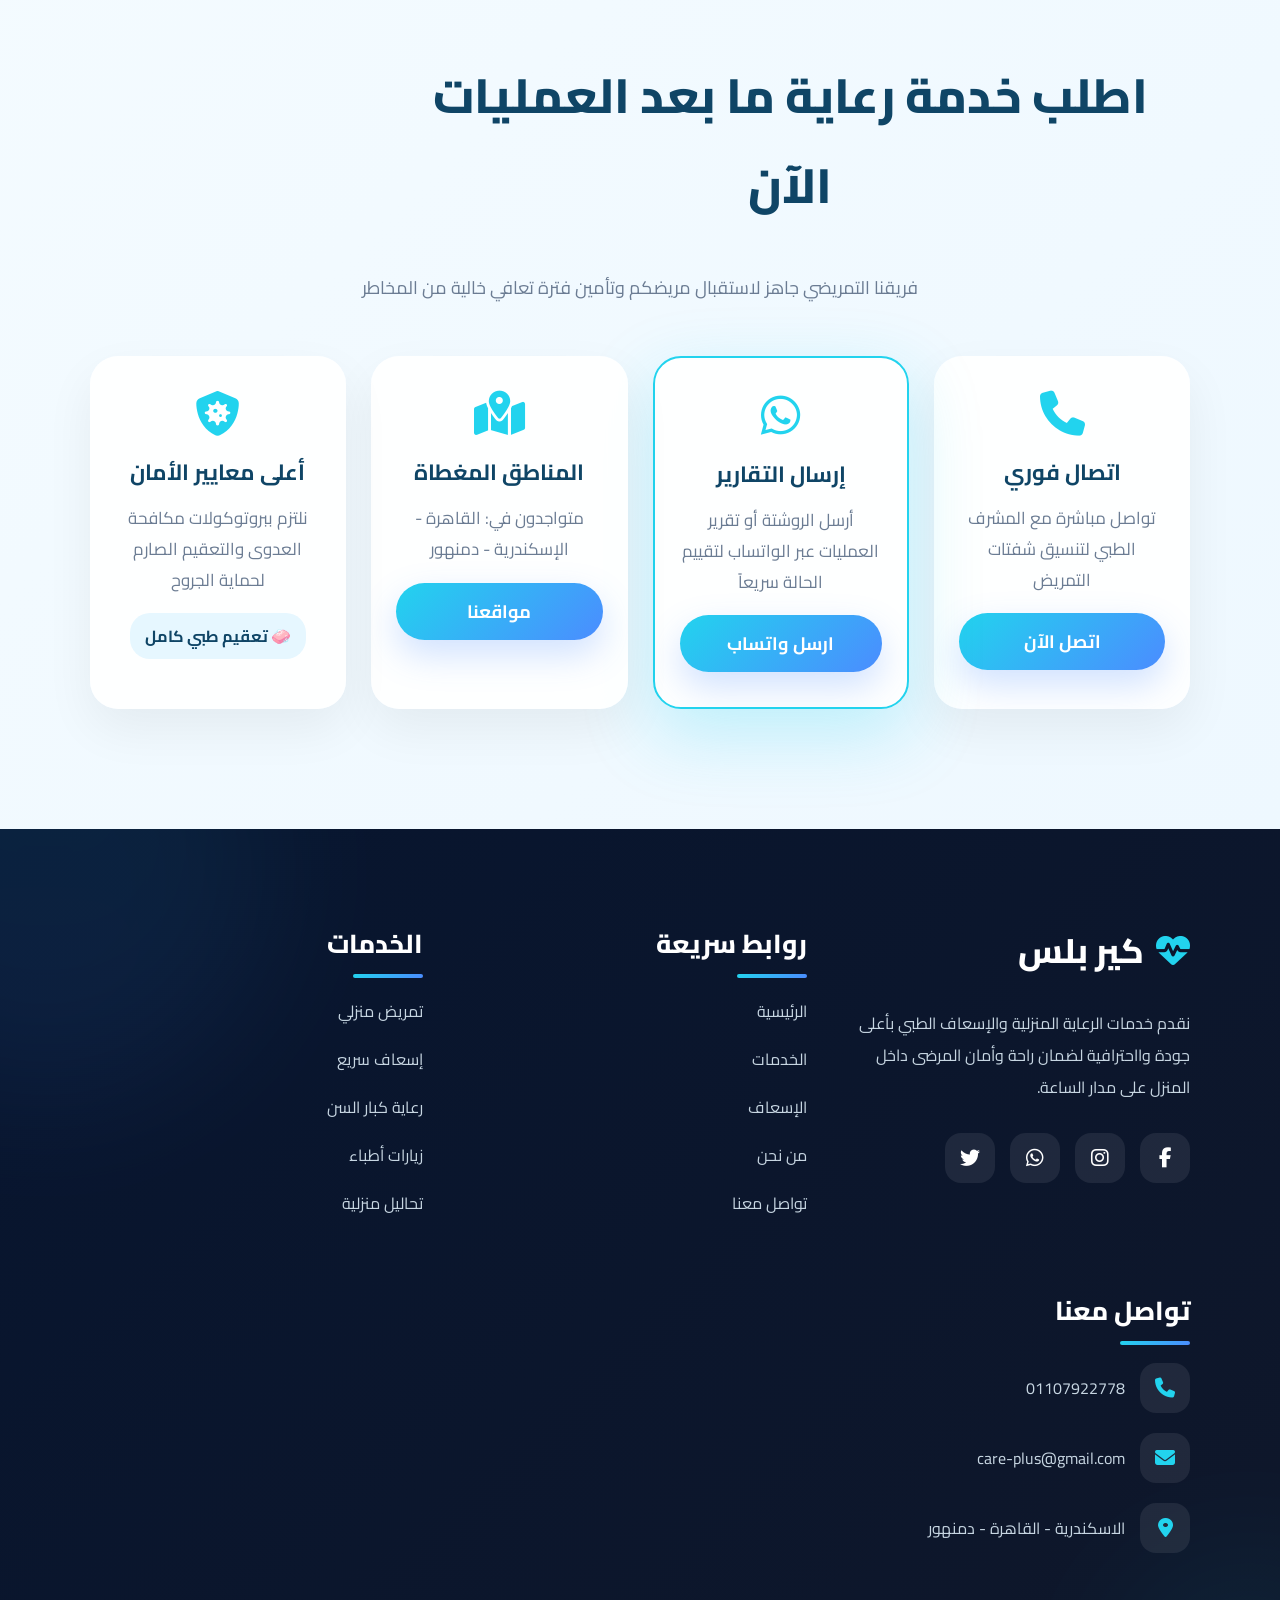
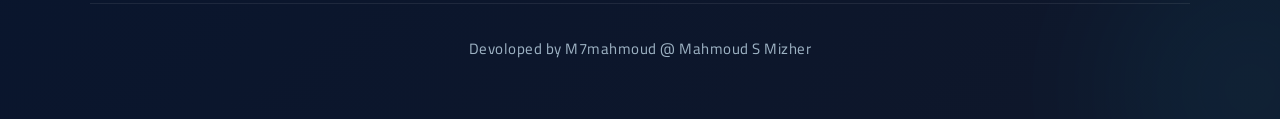
<file: operation.html>
<!doctype html>
<html lang="ar" dir="rtl">
	<head>
		<meta charset="UTF-8" />
		<meta name="viewport" content="width=device-width, initial-scale=1.0" />
		<link
			rel="icon"
			href="./images/photo_٢٠٢٦-٠٤-٢٩_١٧-١٥-٤٨-removebg-preview.png" />

		<title>تفاصيل الخدمة | رعاية ما بعد العمليات</title>

		<link
			href="https://fonts.googleapis.com/css2?family=Cairo:wght@400;600;700;800&display=swap"
			rel="stylesheet" />

		<link rel="stylesheet" href="style.css" />
		<link rel="stylesheet" href="services.css" />
		<script defer src="services.js"></script>

		<!-- Icons -->
		<link
			rel="stylesheet"
			href="https://cdnjs.cloudflare.com/ajax/libs/font-awesome/6.5.0/css/all.min.css" />
	</head>

	<body>
		<!-- FLOATING ACTION -->
		<div class="floating-actions">
			<a href="tel:+201107922778" class="fab call"
				><i class="fa fa-phone"></i
			></a>
			<a href="https://wa.me/201107922778" class="fab whatsapp"
				><i class="fa-brands fa-whatsapp"></i
			></a>
		</div>

		<!-- HERO -->
		<section class="service-hero">
			<nav>
				<!-- LOGO -->
				<div class="logo">
					<img
						src="./images/photo_٢٠٢٦-٠٤-٢٩_١٧-١٥-٤٨-removebg-preview.png"
						class="care-plus" />
				</div>

				<!-- NAV LINKS -->
				<ul class="nav-links" id="navLinks">
					<li><a href="index.html#main">الرئيسية</a></li>
					<li><a href="index.html#services">الخدمات</a></li>
					<li><a href="index.html#ambulance">الإسعاف</a></li>
					<li><a href="index.html#about">من نحن</a></li>
					<li><a href="index.html#contact">تواصل معنا</a></li>
				</ul>

				<!-- BUTTON -->
				<a href="tel:+201107922778" class="nav-btn"> اطلب الرعاية الآن </a>

				<!-- MENU BUTTON -->
				<div class="menu-toggle" id="menuToggle">
					<i class="fa-solid fa-bars"></i>
				</div>
			</nav>

			<!-- HERO CONTENT -->
			<div class="hero-content2">
				<span class="badge"
					><i class="fa fa-bed-pulse"></i> تعافي آمن ومستقر</span
				>

				<h1>رعاية ما بعد العمليات الجراحية</h1>

				<p>
					نوفر خدمة تمريضية تخصصية لمرحلة ما بعد الجراحة، تشمل العناية الدقيقة
					بالجروح، إدارة الألم، والمراقبة الطبية المستمرة لمنع حدوث أي مضاعفات،
					مما يضمن للمريض رحلة شفاء سريعة وآمنة في منزله.
				</p>

				<div class="hero-buttons2">
					<a href="tel:+201107922778" class="btn primary"
						>حجز طاقم تمريض دائم/بالزيارة</a
					>
					<a href="index.html" class="btn outline">عودة للصفحة الرئيسية </a>
				</div>

				<div class="stats-mini">
					<div>
						<h3>100%</h3>
						<span>تعقيم طبي</span>
					</div>
					<div>
						<h3>24/7</h3>
						<span>مراقبة مستمرة</span>
					</div>
					<div>
						<h3>4.9⭐</h3>
						<span>تقييم العملاء</span>
					</div>
				</div>
			</div>
		</section>

		<!-- WHY CHOOSE US -->
		<section class="why-premium">
			<h2 class="section-title">لماذا تحتاج إلى رعاية تخصصية بعد العمليات؟</h2>
			<p class="sub-title">
				نحن نطبق أدق البروتوكولات الطبية لضمان التئام الجروح والتعافي السليم
			</p>

			<div class="why-container">
				<div class="why-card reveal">
					<div class="icon-box"><i class="fa fa-kit-medical"></i></div>
					<h3>غيار وتعقيم الجروح</h3>
					<p>
						العناية الفائقة بشق الجراحة وتغيير الضمادات بأعلى درجات التعقيم لمنع
						حدوث أي تلوث أو التهاب
					</p>
				</div>

				<div class="why-card reveal highlight">
					<div class="icon-box"><i class="fa fa-droplet"></i></div>
					<h3>إدارة الألم والمحاليل</h3>
					<p>
						إعطاء المسكنات، المضادات الحيوية، والمحاليل الوريدية في مواعيدها
						الدقيقة وفقاً لتعليمات الطبيب المعالج
					</p>
				</div>

				<div class="why-card reveal">
					<div class="icon-box"><i class="fa fa-heart-pulse"></i></div>
					<h3>مراقبة المؤشرات الحيوية</h3>
					<p>
						قياس الضغط، النبض، الحرارة، ونسبة الأكسجين بانتظام للاكتشاف المبكر
						لأي طوارئ طبية
					</p>
				</div>

				<div class="why-card reveal">
					<div class="icon-box"><i class="fa fa-crutch"></i></div>
					<h3>التأهيل والحركة التدريجية</h3>
					<p>
						مساعدة المريض على التحرك بأمان لتنشيط الدورة الدموية وتجنب حدوث
						جلطات الساقين الناتجة عن المكوث في الفراش
					</p>
				</div>
			</div>
		</section>

		<!-- STEPS -->
		<section class="steps" id="steps">
			<h2 class="section-title light">مراحل تنظيم خطة الرعاية المنزلية</h2>

			<div class="timeline">
				<div class="step reveal">
					<span>1</span>
					<div>
						<h3>مشاركة تفاصيل العملية</h3>
						<p>
							تواصل معنا وأرسل تقرير الخروج من المستشفى وتوصيات الطبيب الجراح
							لتحديد الاحتياجات بدقة
						</p>
					</div>
				</div>

				<div class="step reveal">
					<span>2</span>
					<div>
						<h3>تجهيز الطاقم والمعدات</h3>
						<p>
							نختار أخصائي التمريض الأنسب لنوع الجراحة ونوفر المستلزمات الطبية
							المعقمة المطلوبة
						</p>
					</div>
				</div>

				<div class="step reveal">
					<span>3</span>
					<div>
						<h3>بدء خطة التعافي المنزلية</h3>
						<p>
							يبدأ التمريض فوراً في متابعة المريض (تنظيم الأدوية، غيارات الجروح،
							والاهتمام بالتغذية الصحية)
						</p>
					</div>
				</div>

				<div class="step reveal">
					<span>4</span>
					<div>
						<h3>التنسيق حتى الشفاء التام</h3>
						<p>
							متابعة دورية مستمرة وتقديم تقارير للطبيب المعالج حتى فك الغرز
							وتماثل المريض للشفاء
						</p>
					</div>
				</div>
			</div>
		</section>

		<!-- CONTACT -->
		<section class="contact-premium" id="contact">
			<h2 class="section-title">اطلب خدمة رعاية ما بعد العمليات الآن</h2>
			<p class="sub-title">
				فريقنا التمريضي جاهز لاستقبال مريضكم وتأمين فترة تعافي خالية من المخاطر
			</p>

			<div class="contact-grid">
				<!-- PHONE -->
				<div class="contact-card reveal">
					<i class="fa fa-phone"></i>
					<h3>اتصال فوري</h3>
					<p>تواصل مباشرة مع المشرف الطبي لتنسيق شفتات التمريض</p>
					<a href="tel:+201107922778" class="contact-btn">اتصل الآن</a>
				</div>

				<!-- WHATSAPP -->
				<div class="contact-card reveal highlight">
					<i class="fa-brands fa-whatsapp"></i>
					<h3>إرسال التقارير</h3>
					<p>
						أرسل الروشتة أو تقرير العمليات عبر الواتساب لتقييم الحالة سريعاً
					</p>
					<a href="https://wa.me/201107922778" class="contact-btn"
						>ارسل واتساب</a
					>
				</div>

				<!-- ADDRESS -->
				<div class="contact-card reveal">
					<i class="fa fa-map-location-dot"></i>
					<h3>المناطق المغطاة</h3>
					<p>متواجدون في: القاهرة - الإسكندرية - دمنهور</p>
					<a href="index.html#site" class="contact-btn">مواقعنا</a>
				</div>

				<!-- TIME -->
				<div class="contact-card reveal">
					<i class="fa fa-shield-virus"></i>
					<h3>أعلى معايير الأمان</h3>
					<p>نلتزم ببروتوكولات مكافحة العدوى والتعقيم الصارم لحماية الجروح</p>
					<span class="badge-time">🧼 تعقيم طبي كامل</span>
				</div>
			</div>
		</section>

		<!-- ================= FOOTER ================= -->
		<footer class="footer">
			<div class="footer-container">
				<!-- ABOUT -->
				<div class="footer-col hidden">
					<div class="footer-logo">
						<i class="fa-solid fa-heart-pulse"></i>
						كير بلس
					</div>
					<p>
						نقدم خدمات الرعاية المنزلية والإسعاف الطبي بأعلى جودة وااحترافية
						لضمان راحة وأمان المرضى داخل المنزل على مدار الساعة.
					</p>
					<div class="footer-socials">
						<a href="https://www.facebook.com/share/1CH1vsWsck/"
							><i class="fa-brands fa-facebook-f"></i
						></a>
						<a href="#"><i class="fa-brands fa-instagram"></i></a>
						<a href="https://wa.me/201107922778?text=السلام عليكم"
							><i class="fa-brands fa-whatsapp"></i
						></a>
						<a href="#"><i class="fa-brands fa-twitter"></i></a>
					</div>
				</div>

				<!-- LINKS -->
				<div class="footer-col hidden">
					<h3>روابط سريعة</h3>
					<ul>
						<li><a href="index.html#main">الرئيسية</a></li>
						<li><a href="index.html#services">الخدمات</a></li>
						<li><a href="index.html#ambulance">الإسعاف</a></li>
						<li><a href="index.html#about">من نحن</a></li>
						<li><a href="index.html#contact">تواصل معنا</a></li>
					</ul>
				</div>

				<!-- SERVICES -->
				<div class="footer-col hidden">
					<h3>الخدمات</h3>
					<ul>
						<li><a href="index.html#services">تمريض منزلي</a></li>
						<li><a href="index.html#services">إسعاف سريع</a></li>
						<li><a href="index.html#services">رعاية كبار السن</a></li>
						<li><a href="index.html#services">زيارات أطباء</a></li>
						<li><a href="index.html#services">تحاليل منزلية</a></li>
					</ul>
				</div>

				<!-- CONTACT -->
				<div class="footer-col hidden">
					<h3>تواصل معنا</h3>
					<div class="footer-contact">
						<div>
							<i class="fa-solid fa-phone"></i>
							<span>01107922778</span>
						</div>
						<div>
							<i class="fa-solid fa-envelope"></i>
							<span>care-plus@gmail.com</span>
						</div>
						<div>
							<i class="fa-solid fa-location-dot"></i>
							<span>الاسكندرية - القاهرة - دمنهور</span>
						</div>
					</div>
				</div>
			</div>

			<!-- BOTTOM -->
			<div class="footer-bottom">
				<p>Devoloped by M7mahmoud @ Mahmoud S Mizher</p>
			</div>
		</footer>

		<script src="script.js"></script>
	</body>
</html>
</file>
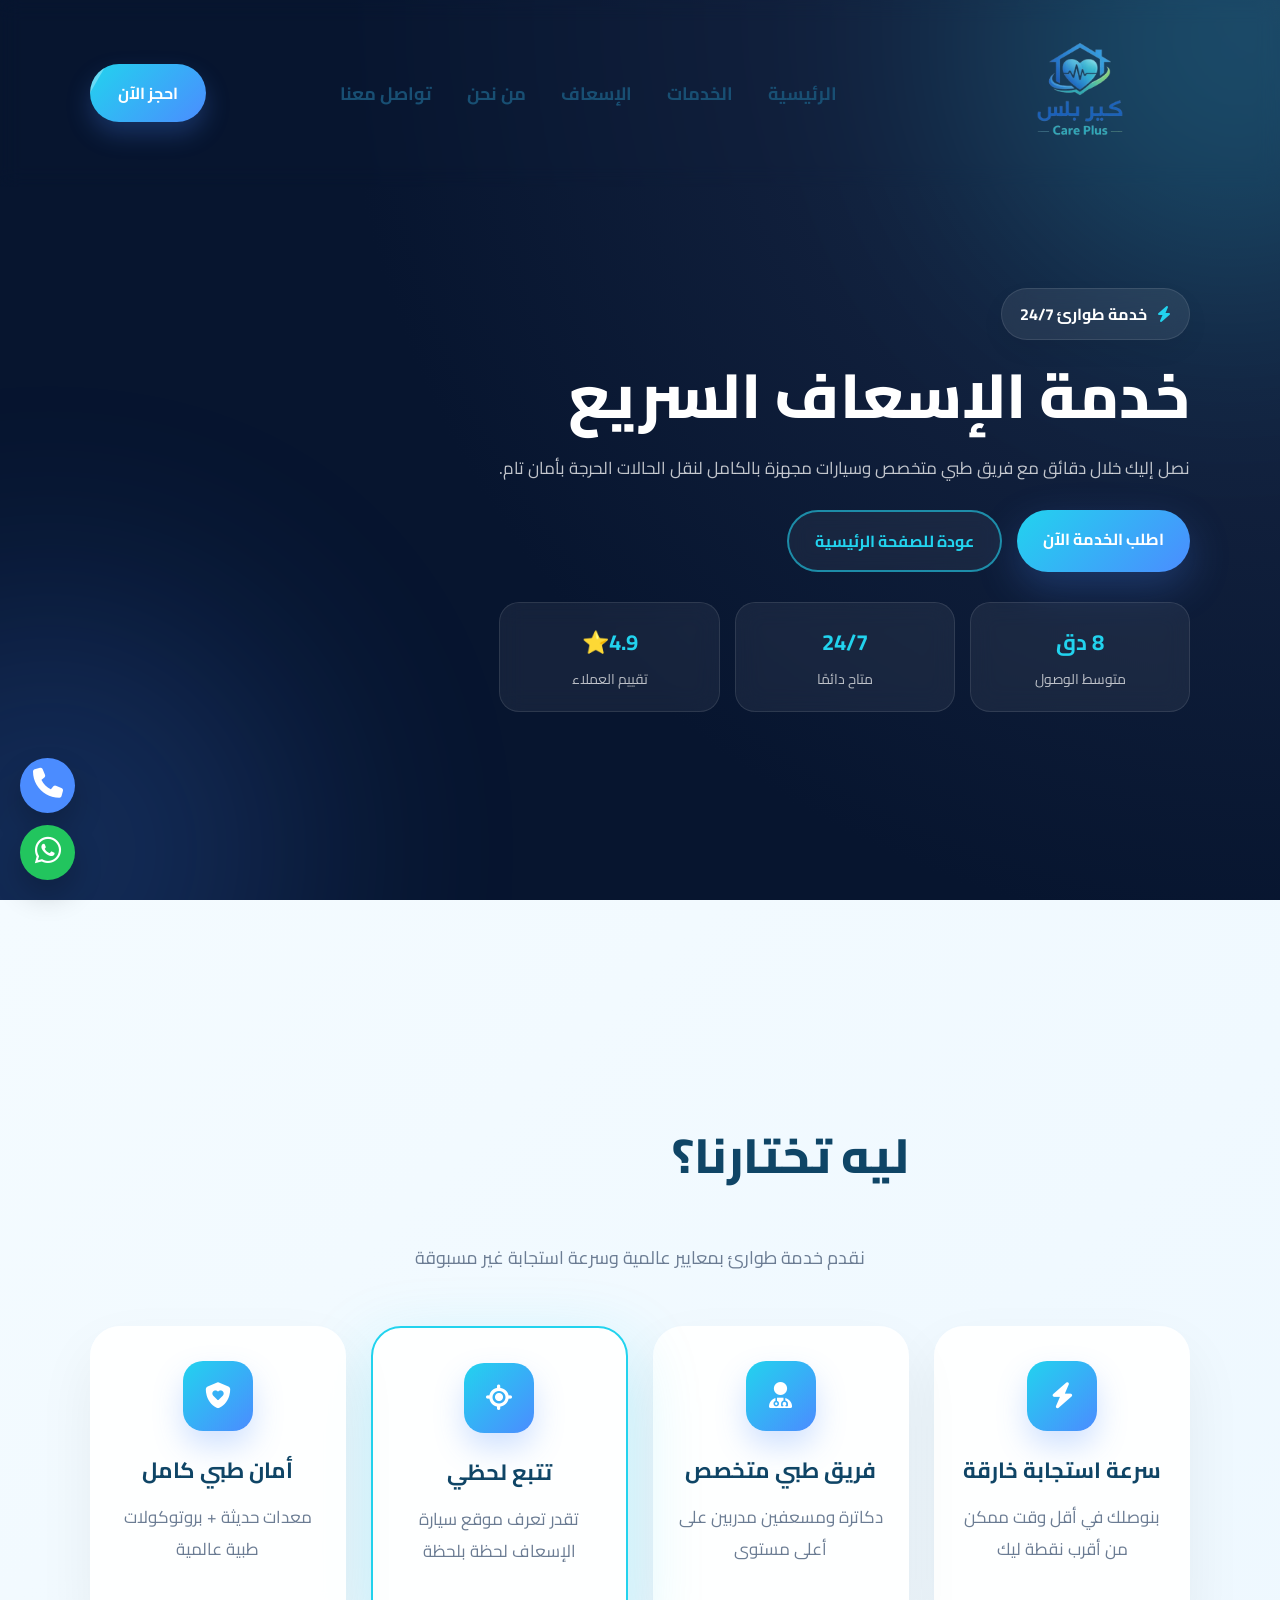
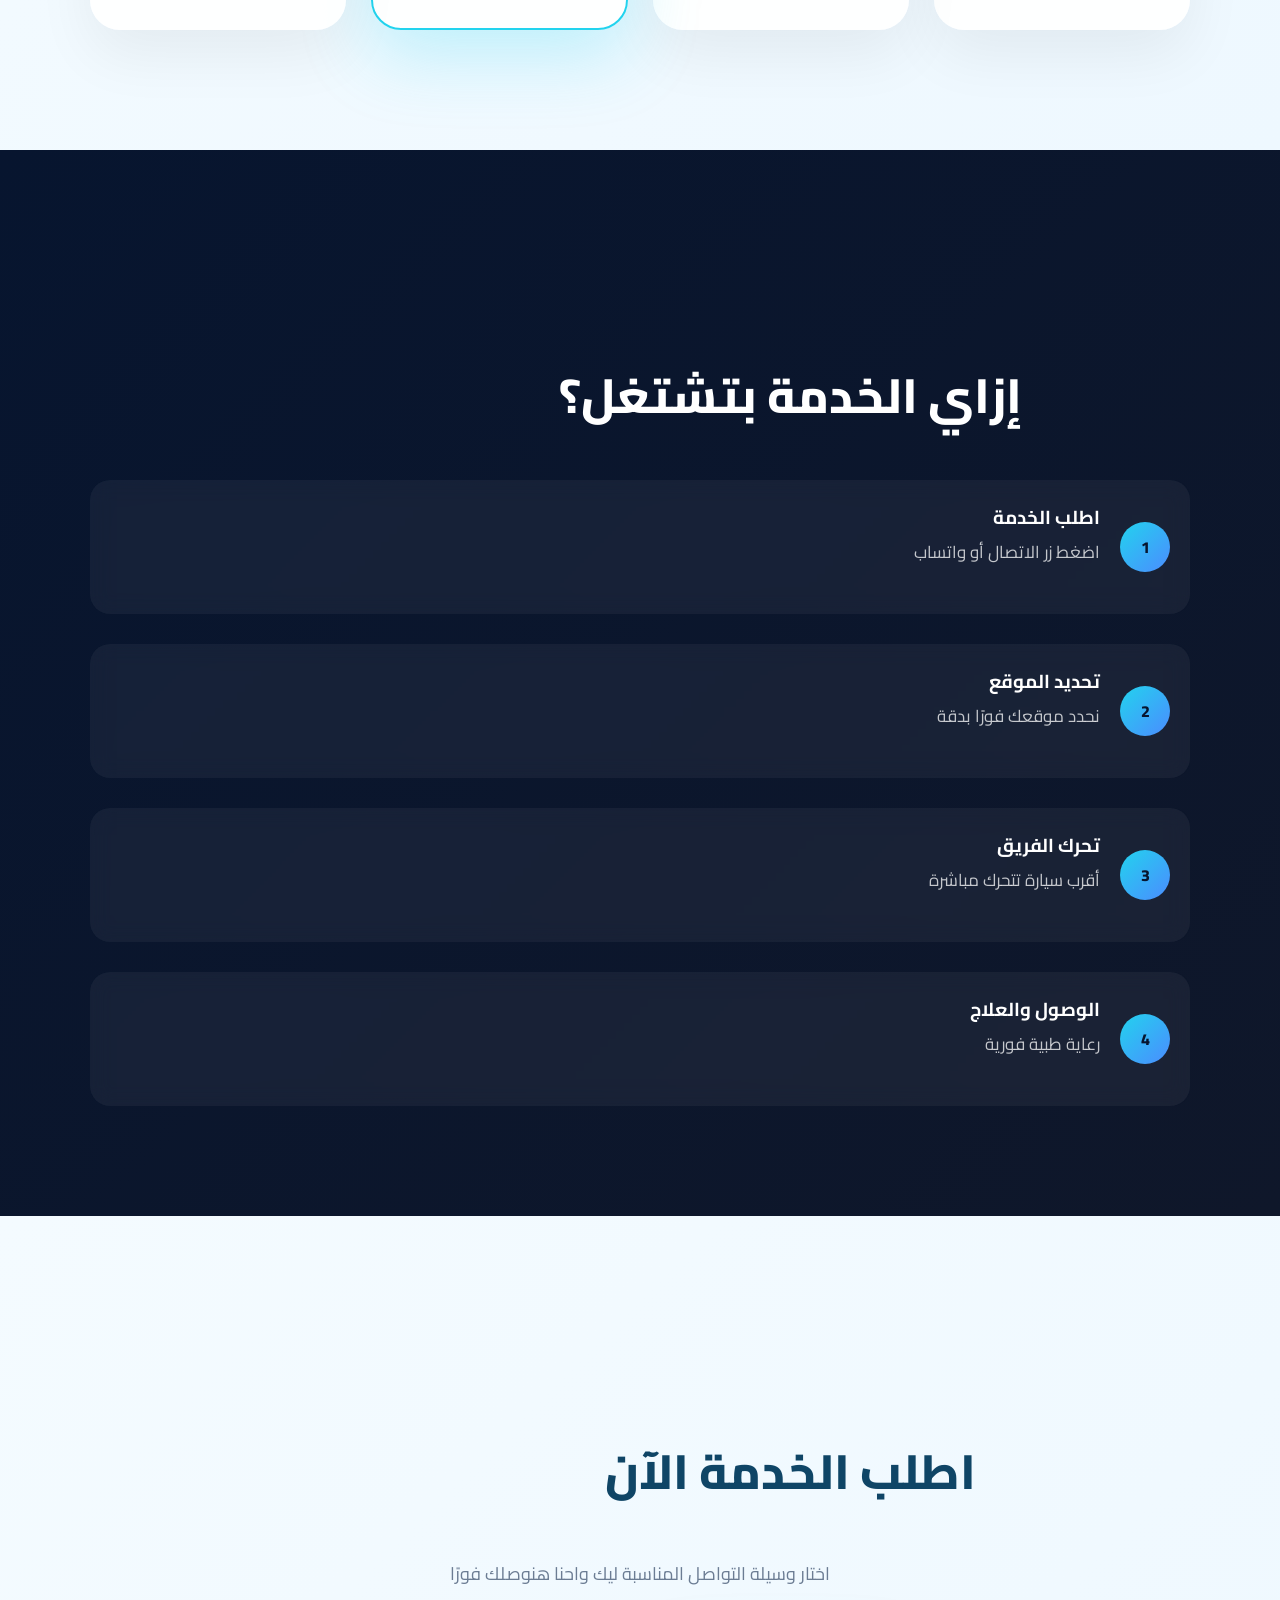
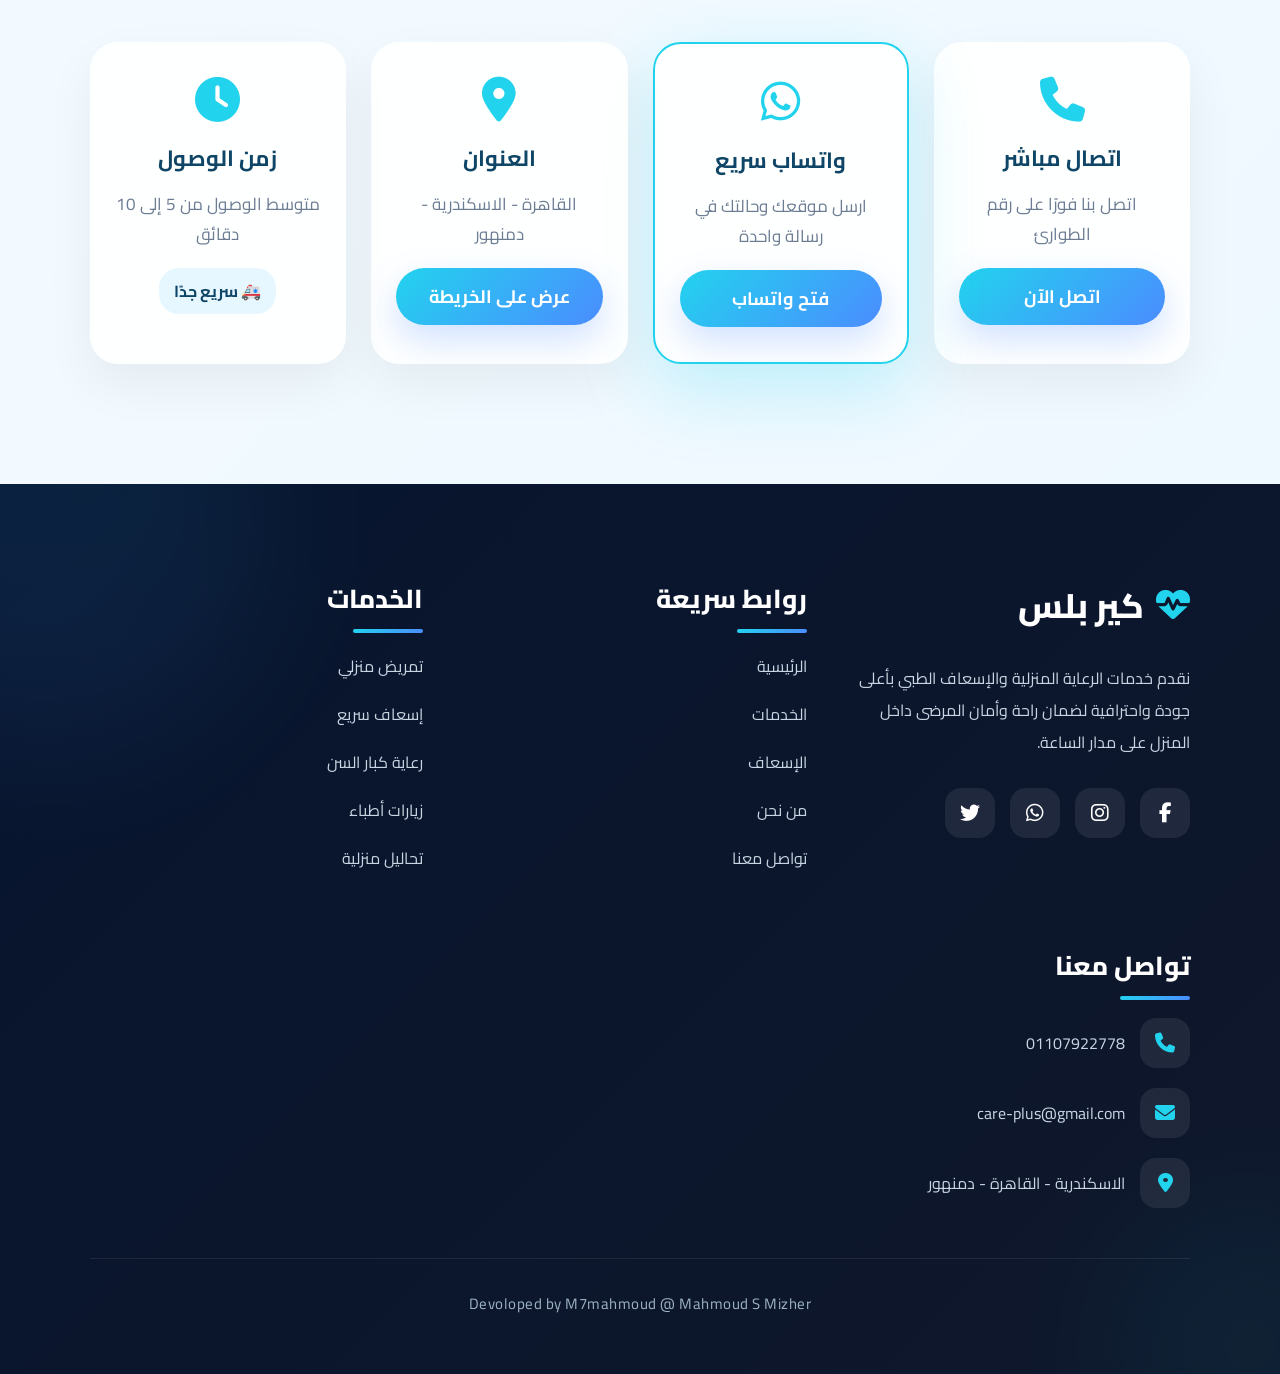
<file: services.html>
<!doctype html>
<html lang="ar" dir="rtl">
	<head>
		<meta charset="UTF-8" />
		<meta name="viewport" content="width=device-width, initial-scale=1.0" />
		<title>تفاصيل الخدمة</title>

		<link
			href="https://fonts.googleapis.com/css2?family=Cairo:wght@400;600;700;800&display=swap"
			rel="stylesheet" />

		<link rel="stylesheet" href="style.css" />
		<link rel="stylesheet" href="services.css" />
		<script defer src="services.js"></script>

		<!-- Icons -->
		<link
			rel="stylesheet"
			href="https://cdnjs.cloudflare.com/ajax/libs/font-awesome/6.5.0/css/all.min.css" />
	</head>

	<body>
		<!-- FLOATING ACTION -->
		<div class="floating-actions">
			<a href="tel:+201107922778" class="fab call"
				><i class="fa fa-phone"></i
			></a>
			<a href="https://wa.me/201107922778" class="fab whatsapp"
				><i class="fa-brands fa-whatsapp"></i
			></a>
		</div>

		<!-- HERO -->
		<section class="service-hero">
			<nav>
				<!-- LOGO -->

				<div class="logo">
					<img
						src="./images/photo_٢٠٢٦-٠٤-٢٩_١٧-١٥-٤٨-removebg-preview.png"
						class="care-plus" />
				</div>

				<!-- NAV LINKS -->

				<ul class="nav-links" id="navLinks">
					<li><a href="#main">الرئيسية</a></li>
					<li><a href="#services">الخدمات</a></li>
					<li><a href="#ambulance">الإسعاف</a></li>
					<li><a href="#about">من نحن</a></li>
					<li><a href="#contact">تواصل معنا</a></li>
				</ul>

				<!-- BUTTON -->

				<a href="tel:+201107922778" class="nav-btn"> احجز الآن </a>

				<!-- MENU BUTTON -->

				<div class="menu-toggle" id="menuToggle">
					<i class="fa-solid fa-bars"></i>
				</div>
			</nav>

			<!-- this is body -->

			<!-- <div class="overlay"></div> -->

			<div class="hero-content2">
				<span class="badge"><i class="fa fa-bolt"></i> خدمة طوارئ 24/7</span>

				<h1>خدمة الإسعاف السريع</h1>

				<p>
					نصل إليك خلال دقائق مع فريق طبي متخصص وسيارات مجهزة بالكامل لنقل
					الحالات الحرجة بأمان تام.
				</p>

				<div class="hero-buttons2">
					<a href="tel:+201107922778" class="btn primary">اطلب الخدمة الآن</a>
					<a href="index.html" class="btn outline">عودة للصفحة الرئيسية </a>
				</div>

				<div class="stats-mini">
					<div>
						<h3>8 دق</h3>
						<span>متوسط الوصول</span>
					</div>
					<div>
						<h3>24/7</h3>
						<span>متاح دائمًا</span>
					</div>
					<div>
						<h3>4.9⭐</h3>
						<span>تقييم العملاء</span>
					</div>
				</div>
			</div>
		</section>

		<section class="why-premium">
			<h2 class="section-title">ليه تختارنا؟</h2>
			<p class="sub-title">
				نقدم خدمة طوارئ بمعايير عالمية وسرعة استجابة غير مسبوقة
			</p>

			<div class="why-container">
				<div class="why-card reveal">
					<div class="icon-box"><i class="fa fa-bolt"></i></div>
					<h3>سرعة استجابة خارقة</h3>
					<p>بنوصلك في أقل وقت ممكن من أقرب نقطة ليك</p>
				</div>

				<div class="why-card reveal">
					<div class="icon-box"><i class="fa fa-user-doctor"></i></div>
					<h3>فريق طبي متخصص</h3>
					<p>دكاترة ومسعفين مدربين على أعلى مستوى</p>
				</div>

				<div class="why-card reveal highlight">
					<div class="icon-box"><i class="fa fa-location-crosshairs"></i></div>
					<h3>تتبع لحظي</h3>
					<p>تقدر تعرف موقع سيارة الإسعاف لحظة بلحظة</p>
				</div>

				<div class="why-card reveal">
					<div class="icon-box"><i class="fa fa-shield-heart"></i></div>
					<h3>أمان طبي كامل</h3>
					<p>معدات حديثة + بروتوكولات طبية عالمية</p>
				</div>
			</div>
		</section>

		<!-- STEPS -->
		<section class="steps" id="steps">
			<h2 class="section-title light">إزاي الخدمة بتشتغل؟</h2>

			<div class="timeline">
				<div class="step reveal">
					<span>1</span>
					<div>
						<h3>اطلب الخدمة</h3>
						<p>اضغط زر الاتصال أو واتساب</p>
					</div>
				</div>

				<div class="step reveal">
					<span>2</span>
					<div>
						<h3>تحديد الموقع</h3>
						<p>نحدد موقعك فورًا بدقة</p>
					</div>
				</div>

				<div class="step reveal">
					<span>3</span>
					<div>
						<h3>تحرك الفريق</h3>
						<p>أقرب سيارة تتحرك مباشرة</p>
					</div>
				</div>

				<div class="step reveal">
					<span>4</span>
					<div>
						<h3>الوصول والعلاج</h3>
						<p>رعاية طبية فورية</p>
					</div>
				</div>
			</div>
		</section>

		<!-- CONTACT -->
		<section class="contact-premium" id="contact">
			<h2 class="section-title">اطلب الخدمة الآن</h2>
			<p class="sub-title">
				اختار وسيلة التواصل المناسبة ليك واحنا هنوصلك فورًا
			</p>

			<div class="contact-grid">
				<!-- PHONE -->
				<div class="contact-card reveal">
					<i class="fa fa-phone"></i>
					<h3>اتصال مباشر</h3>
					<p>اتصل بنا فورًا على رقم الطوارئ</p>
					<a href="tel:+201107922778" class="contact-btn">اتصل الآن</a>
				</div>

				<!-- WHATSAPP -->
				<div class="contact-card reveal highlight">
					<i class="fa-brands fa-whatsapp"></i>
					<h3>واتساب سريع</h3>
					<p>ارسل موقعك وحالتك في رسالة واحدة</p>
					<a href="https://wa.me/201107922778" class="contact-btn"
						>فتح واتساب</a
					>
				</div>

				<!-- ADDRESS -->
				<div class="contact-card reveal">
					<i class="fa fa-location-dot"></i>
					<h3>العنوان</h3>
					<p>القاهرة - الاسكندرية - دمنهور</p>
					<a href="index.html#site" class="contact-btn">عرض على الخريطة</a>
				</div>

				<!-- RESPONSE TIME -->
				<div class="contact-card reveal">
					<i class="fa fa-clock"></i>
					<h3>زمن الوصول</h3>
					<p>متوسط الوصول من 5 إلى 10 دقائق</p>
					<span class="badge-time">🚑 سريع جدًا</span>
				</div>
			</div>
		</section>

		<!-- ================= FOOTER ================= -->

		<footer class="footer">
			<div class="footer-container">
				<!-- ABOUT -->

				<div class="footer-col hidden">
					<div class="footer-logo">
						<i class="fa-solid fa-heart-pulse"></i>
						كير بلس
					</div>

					<p>
						نقدم خدمات الرعاية المنزلية والإسعاف الطبي بأعلى جودة واحترافية
						لضمان راحة وأمان المرضى داخل المنزل على مدار الساعة.
					</p>

					<div class="footer-socials">
						<a href="https://www.facebook.com/share/1CH1vsWsck/"
							><i class="fa-brands fa-facebook-f"></i
						></a>

						<a href="#"><i class="fa-brands fa-instagram"></i></a>

						<a href="https://wa.me/201107922778?text=السلام عليكم"
							><i class="fa-brands fa-whatsapp"></i
						></a>

						<a href="#"><i class="fa-brands fa-twitter"></i></a>
					</div>
				</div>

				<!-- LINKS -->

				<div class="footer-col hidden">
					<h3>روابط سريعة</h3>

					<ul>
						<li><a href="#main">الرئيسية</a></li>

						<li><a href="#services">الخدمات</a></li>

						<li><a href="#ambulance">الإسعاف</a></li>

						<li><a href="#about">من نحن</a></li>

						<li><a href="#contact">تواصل معنا</a></li>
					</ul>
				</div>

				<!-- SERVICES -->

				<div class="footer-col hidden">
					<h3>الخدمات</h3>

					<ul>
						<li><a href="#services">تمريض منزلي</a></li>

						<li><a href="#services">إسعاف سريع</a></li>

						<li><a href="#services">رعاية كبار السن</a></li>

						<li><a href="#services">زيارات أطباء</a></li>

						<li><a href="#services">تحاليل منزلية</a></li>
					</ul>
				</div>

				<!-- 
				<li><a href="#main">الرئيسية</a></li>
					<li><a href="#services">الخدمات</a></li>
					<li><a href="#ambulance">الإسعاف</a></li>
					<li><a href="#about">من نحن</a></li>
					<li><a href="#contact">تواصل معنا</a></li> -->

				<!-- CONTACT -->

				<div class="footer-col hidden">
					<h3>تواصل معنا</h3>

					<div class="footer-contact">
						<div>
							<i class="fa-solid fa-phone"></i>
							<span>01107922778</span>
						</div>

						<div>
							<i class="fa-solid fa-envelope"></i>
							<span>care-plus@gmail.com</span>
						</div>

						<div>
							<i class="fa-solid fa-location-dot"></i>
							<span>الاسكندرية - القاهرة - دمنهور</span>
						</div>
					</div>
				</div>
			</div>

			<!-- BOTTOM -->

			<div class="footer-bottom">
				<p>Devoloped by M7mahmoud @ Mahmoud S Mizher</p>
			</div>
		</footer>

		<script src="script.js"></script>
	</body>
</html>
</file>
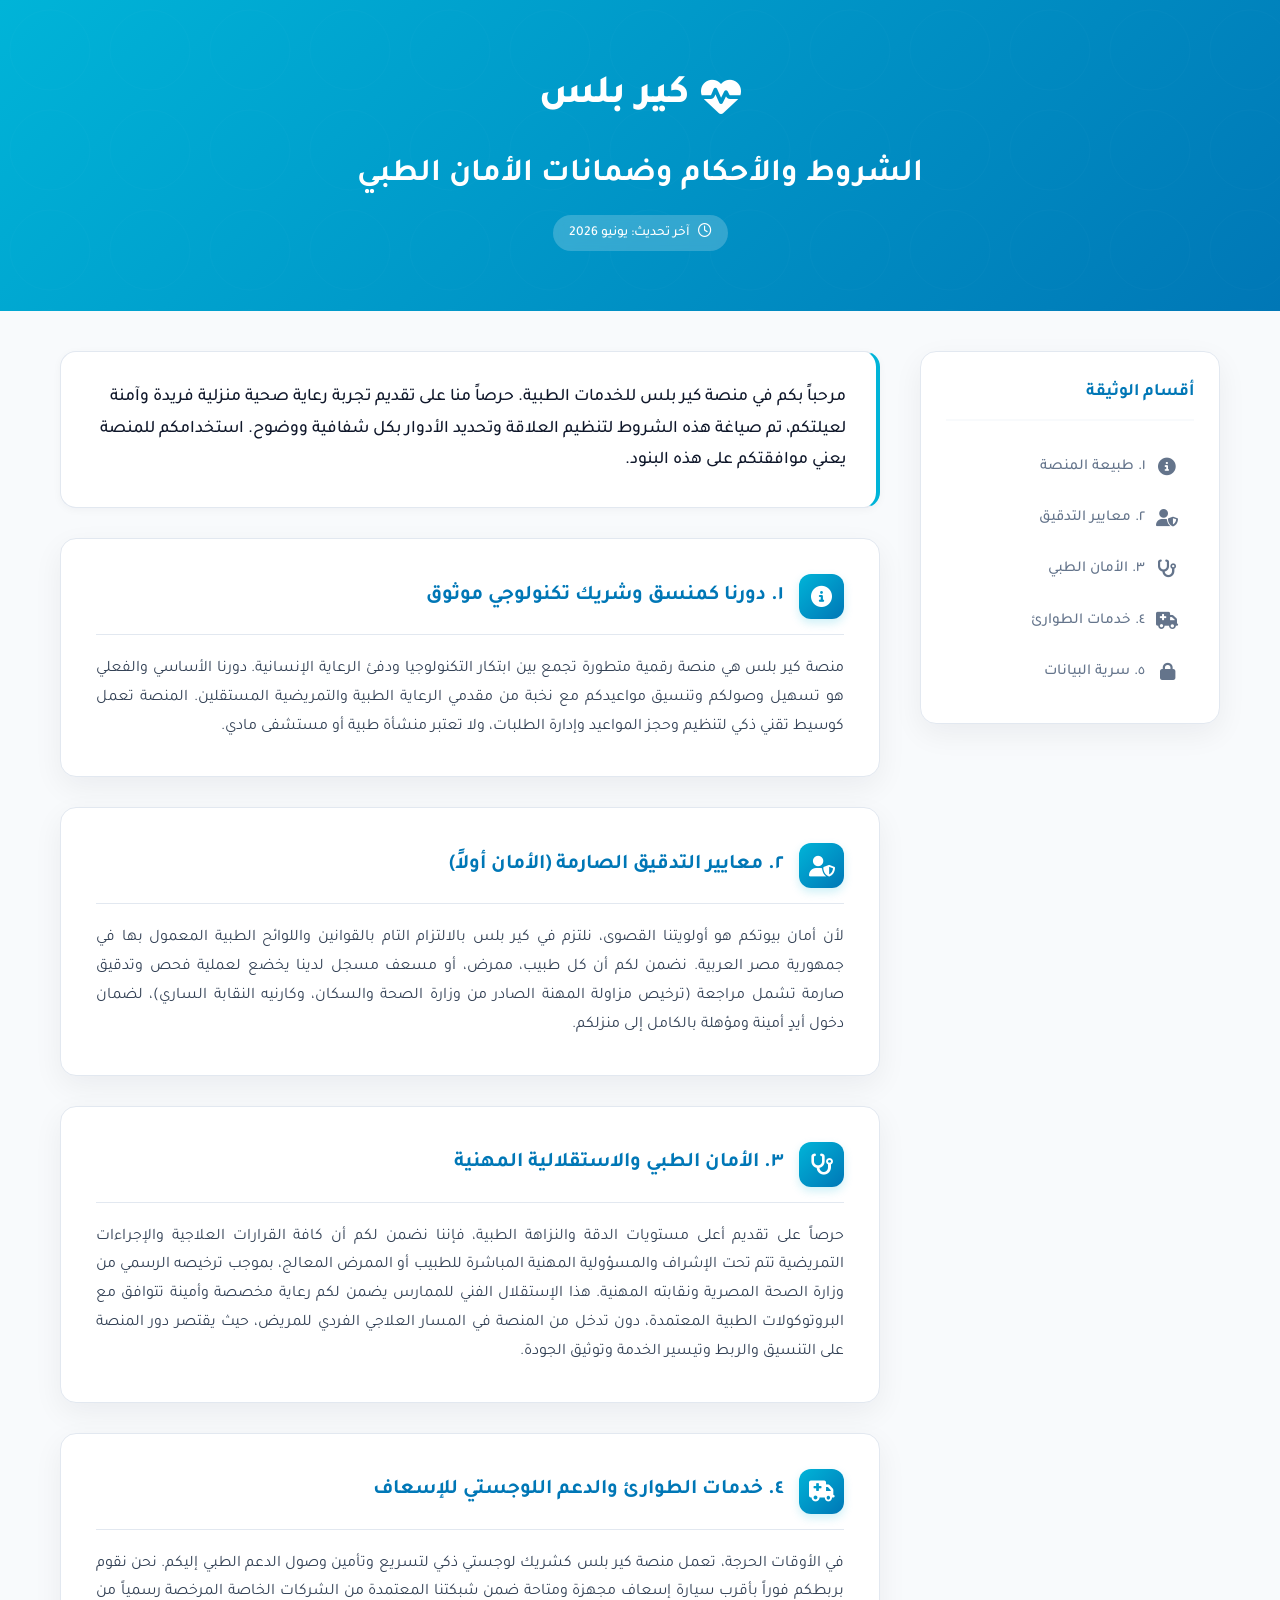
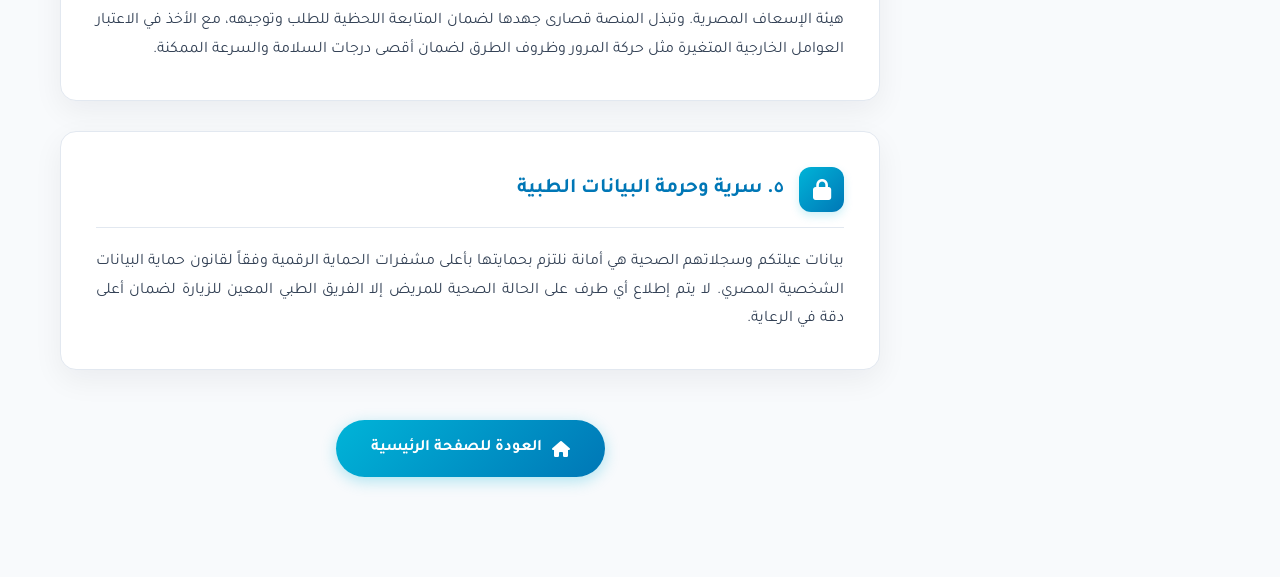
<file: terms.html>
<!doctype html>
<html lang="ar" dir="rtl">
	<head>
		<meta charset="UTF-8" />
		<meta name="viewport" content="width=device-width, initial-scale=1.0" />
		<title>الشروط والأحكام وضمانات الأمان | كير بلس</title>
		<!-- الروابط الخارجية الأساسية (أيقونات وخطوط احترافية) -->
		<link
			rel="stylesheet"
			href="https://cdnjs.cloudflare.com/ajax/libs/font-awesome/6.4.0/css/all.min.css" />
		<link rel="preconnect" href="https://fonts.googleapis.com" />
		<link rel="preconnect" href="https://fonts.gstatic.com" crossorigin />
		<link
			href="https://fonts.googleapis.com/css2?family=Tajawal:wght@400;500;700;800&display=swap"
			rel="stylesheet" />

		<style>
			:root {
				--primary: #0077b6;
				--primary-light: #00b4d8;
				--primary-gradient: linear-gradient(135deg, #00b4d8, #0077b6);
				--text-main: #0f172a;
				--text-muted: #64748b;
				--bg-main: #f8fafc;
				--bg-card: #ffffff;
				--border-color: #e2e8f0;
				--shadow-sm: 0 2px 8px rgba(15, 23, 42, 0.04);
				--shadow-md: 0 10px 30px rgba(15, 23, 42, 0.06);
				--radius-lg: 16px;
				--radius-md: 12px;
				--transition: all 0.3s cubic-bezier(0.4, 0, 0.2, 1);
			}

			/* إعدادات الصفحة العامة */
			* {
				margin: 0;
				padding: 0;
				box-sizing: border-box;
				scroll-behavior: smooth;
			}

			body {
				font-family: "Tajawal", sans-serif;
				background-color: var(--bg-main);
				color: var(--text-main);
				line-height: 1.8;
				-webkit-font-smoothing: antialiased;
			}

			/* الهيدر العلوي / البانر */
			.legal-hero {
				background: var(--primary-gradient);
				color: white;
				padding: 60px 20px;
				text-align: center;
				position: relative;
				overflow: hidden;
			}

			.legal-hero::before {
				content: "";
				position: absolute;
				top: 0;
				left: 0;
				width: 100%;
				height: 100%;
				background: url('data:image/svg+xml,<svg xmlns="http://www.w3.org/2000/svg" width="100" height="100" viewBox="0 0 100 100"><circle cx="50" cy="50" r="40" fill="none" stroke="white" stroke-width="1" stroke-opacity="0.05"/></svg>');
				opacity: 0.3;
			}

			.hero-container {
				max-width: 1200px;
				margin: 0 auto;
				position: relative;
				z-index: 2;
			}

			.hero-logo {
				font-size: 2.5rem;
				font-weight: 800;
				margin-bottom: 15px;
				display: inline-flex;
				align-items: center;
				gap: 12px;
			}

			.legal-hero h1 {
				font-size: 2rem;
				font-weight: 700;
				margin-bottom: 10px;
			}

			.badge-update {
				display: inline-block;
				background: rgba(255, 255, 255, 0.2);
				padding: 6px 16px;
				border-radius: 50px;
				font-size: 0.85rem;
				backdrop-filter: blur(5px);
				font-weight: 500;
			}

			/* جسم الصفحة الرئيسي (نظام العمودين) */
			.legal-wrapper {
				max-width: 1200px;
				margin: 40px auto;
				padding: 0 20px;
				display: grid;
				grid-template-columns: 300px 1fr;
				gap: 40px;
			}

			/* العمود الأيمن: القائمة الجانبية المثبتة */
			.legal-sidebar {
				position: sticky;
				top: 40px;
				height: fit-content;
			}

			.sidebar-card {
				background: var(--bg-card);
				border-radius: var(--radius-lg);
				padding: 25px;
				box-shadow: var(--shadow-md);
				border: 1px solid var(--border-color);
			}

			.sidebar-card h3 {
				font-size: 1.1rem;
				font-weight: 700;
				margin-bottom: 20px;
				color: var(--primary);
				border-bottom: 2px solid var(--bg-main);
				padding-bottom: 10px;
			}

			.toc-list {
				list-style: none;
			}

			.toc-item a {
				display: flex;
				align-items: center;
				gap: 10px;
				padding: 12px 15px;
				color: var(--text-muted);
				text-decoration: none;
				font-size: 0.95rem;
				font-weight: 500;
				border-radius: var(--radius-md);
				transition: var(--transition);
			}

			.toc-item a i {
				font-size: 1.1rem;
				width: 24px;
				text-align: center;
			}

			.toc-item a:hover {
				background: var(--bg-main);
				color: var(--primary);
				padding-right: 20px;
			}

			/* العمود الأيسر: محتوى الشروط والسياسات */
			.legal-content {
				display: flex;
				flex-direction: column;
				gap: 30px;
			}

			.intro-box {
				background: var(--bg-card);
				padding: 30px;
				border-radius: var(--radius-lg);
				box-shadow: var(--shadow-sm);
				border: 1px solid var(--border-color);
				border-right: 4px solid var(--primary-light);
			}

			.intro-box p {
				font-size: 1.1rem;
				color: var(--text-main);
				font-weight: 500;
			}

			/* بطاقات الأقسام (Policy Cards) */
			.policy-card {
				background: var(--bg-card);
				border-radius: var(--radius-lg);
				padding: 35px;
				box-shadow: var(--shadow-md);
				border: 1px solid var(--border-color);
				transition: var(--transition);
				scroll-margin-top: 40px; /* يعطي مساحة علوية عند الانتقال عبر الرابط الجانبي */
			}

			.policy-card:hover {
				transform: translateY(-2px);
				box-shadow: 0 15px 35px rgba(15, 23, 42, 0.08);
			}

			.card-header {
				display: flex;
				align-items: center;
				gap: 15px;
				margin-bottom: 20px;
				border-bottom: 1px solid var(--border-color);
				padding-bottom: 15px;
			}

			.icon-wrapper {
				background: var(--primary-gradient);
				color: white;
				width: 45px;
				height: 45px;
				border-radius: var(--radius-md);
				display: flex;
				align-items: center;
				justify-content: center;
				font-size: 1.3rem;
				box-shadow: 0 4px 10px rgba(0, 180, 216, 0.2);
			}

			.card-header h2 {
				font-size: 1.3rem;
				font-weight: 700;
				color: var(--primary);
			}

			.policy-card p {
				font-size: 1rem;
				color: #334155;
				text-align: justify;
			}

			/* أزرار الفوتر والرجوع */
			.action-area {
				text-align: center;
				margin-top: 20px;
				margin-bottom: 60px;
			}

			.btn-home {
				display: inline-flex;
				align-items: center;
				gap: 10px;
				background: var(--primary-gradient);
				color: white;
				padding: 14px 35px;
				border-radius: 50px;
				font-weight: 700;
				text-decoration: none;
				box-shadow: 0 4px 15px rgba(0, 180, 216, 0.3);
				transition: var(--transition);
			}

			.btn-home:hover {
				transform: translateY(-2px);
				box-shadow: 0 6px 20px rgba(0, 180, 216, 0.4);
			}

			/* شاشات الموبايل والتابلت المتجاوبة */
			@media (max-width: 992px) {
				.legal-wrapper {
					grid-template-columns: 1fr;
				}
				.legal-sidebar {
					position: relative;
					top: 0;
				}
				.legal-hero h1 {
					font-size: 1.6rem;
				}
			}
		</style>
	</head>
	<body>
		<!-- الهيدر العلوي الشيك -->
		<header class="legal-hero">
			<div class="hero-container">
				<div class="hero-logo">
					<i class="fa-solid fa-heart-pulse"></i>
					<span>كير بلس</span>
				</div>
				<h1>الشروط والأحكام وضمانات الأمان الطبي</h1>
				<div class="badge-update">
					<i class="fa-regular fa-clock" style="margin-left: 5px"></i> آخر
					تحديث: يونيو 2026
				</div>
			</div>
		</header>

		<!-- المحتوى الرئيسي للموقع -->
		<main class="legal-wrapper">
			<!-- القائمة الجانبية لسهولة التنقل والبرستيج الاحترافي -->
			<aside class="legal-sidebar">
				<div class="sidebar-card">
					<h3>أقسام الوثيقة</h3>
					<ul class="toc-list">
						<li class="toc-item">
							<a href="#section1"
								><i class="fa-solid fa-circle-info"></i> ١. طبيعة المنصة</a
							>
						</li>
						<li class="toc-item">
							<a href="#section2"
								><i class="fa-solid fa-user-shield"></i> ٢. معايير التدقيق</a
							>
						</li>
						<li class="toc-item">
							<a href="#section3"
								><i class="fa-solid fa-stethoscope"></i> ٣. الأمان الطبي</a
							>
						</li>
						<li class="toc-item">
							<a href="#section4"
								><i class="fa-solid fa-truck-medical"></i> ٤. خدمات الطوارئ</a
							>
						</li>
						<li class="toc-item">
							<a href="#section5"
								><i class="fa-solid fa-lock"></i> ٥. سرية البيانات</a
							>
						</li>
					</ul>
				</div>
			</aside>

			<!-- المحتوى القانوني والسياسات المكتوبة بالأسلوب الناعم والمطمن -->
			<section class="legal-content">
				<div class="intro-box">
					<p>
						مرحباً بكم في منصة كير بلس للخدمات الطبية. حرصاً منا على تقديم تجربة
						رعاية صحية منزلية فريدة وآمنة لعيلتكم، تم صياغة هذه الشروط لتنظيم
						العلاقة وتحديد الأدوار بكل شفافية ووضوح. استخدامكم للمنصة يعني
						موافقتكم على هذه البنود.
					</p>
				</div>

				<!-- بطاقة قسم 1 -->
				<article class="policy-card" id="section1">
					<div class="card-header">
						<div class="icon-wrapper">
							<i class="fa-solid fa-circle-info"></i>
						</div>
						<h2>١. دورنا كمنسق وشريك تكنولوجي موثوق</h2>
					</div>
					<p>
						منصة كير بلس هي منصة رقمية متطورة تجمع بين ابتكار التكنولوجيا ودفئ
						الرعاية الإنسانية. دورنا الأساسي والفعلي هو تسهيل وصولكم وتنسيق
						مواعيدكم مع نخبة من مقدمي الرعاية الطبية والتمريضية المستقلين.
						المنصة تعمل كوسيط تقني ذكي لتنظيم وحجز المواعيد وإدارة الطلبات، ولا
						تعتبر منشأة طبية أو مستشفى مادي.
					</p>
				</article>

				<!-- بطاقة قسم 2 -->
				<article class="policy-card" id="section2">
					<div class="card-header">
						<div class="icon-wrapper">
							<i class="fa-solid fa-user-shield"></i>
						</div>
						<h2>٢. معايير التدقيق الصارمة (الأمان أولاً)</h2>
					</div>
					<p>
						لأن أمان بيوتكم هو أولويتنا القصوى، نلتزم في كير بلس بالالتزام التام
						بالقوانين واللوائح الطبية المعمول بها في جمهورية مصر العربية. نضمن
						لكم أن كل طبيب، ممرض، أو مسعف مسجل لدينا يخضع لعملية فحص وتدقيق
						صارمة تشمل مراجعة (ترخيص مزاولة المهنة الصادر من وزارة الصحة
						والسكان، وكارنيه النقابة الساري)، لضمان دخول أيدٍ أمينة ومؤهلة
						بالكامل إلى منزلكم.
					</p>
				</article>

				<!-- بطاقة قسم 3 -->
				<article class="policy-card" id="section3">
					<div class="card-header">
						<div class="icon-wrapper">
							<i class="fa-solid fa-stethoscope"></i>
						</div>
						<h2>٣. الأمان الطبي والاستقلالية المهنية</h2>
					</div>
					<p>
						حرصاً على تقديم أعلى مستويات الدقة والنزاهة الطبية، فإننا نضمن لكم
						أن كافة القرارات العلاجية والإجراءات التمريضية تتم تحت الإشراف
						والمسؤولية المهنية المباشرة للطبيب أو الممرض المعالج، بموجب ترخيصه
						الرسمي من وزارة الصحة المصرية ونقابته المهنية. هذا الإستقلال الفني
						للممارس يضمن لكم رعاية مخصصة وأمينة تتوافق مع البروتوكولات الطبية
						المعتمدة، دون تدخل من المنصة في المسار العلاجي الفردي للمريض، حيث
						يقتصر دور المنصة على التنسيق والربط وتيسير الخدمة وتوثيق الجودة.
					</p>
				</article>

				<!-- بطاقة قسم 4 -->
				<article class="policy-card" id="section4">
					<div class="card-header">
						<div class="icon-wrapper">
							<i class="fa-solid fa-truck-medical"></i>
						</div>
						<h2>٤. خدمات الطوارئ والدعم اللوجستي للإسعاف</h2>
					</div>
					<p>
						في الأوقات الحرجة، تعمل منصة كير بلس كشريك لوجستي ذكي لتسريع وتأمين
						وصول الدعم الطبي إليكم. نحن نقوم بربطكم فوراً بأقرب سيارة إسعاف
						مجهزة ومتاحة ضمن شبكتنا المعتمدة من الشركات الخاصة المرخصة رسمياً من
						هيئة الإسعاف المصرية. وتبذل المنصة قصارى جهدها لضمان المتابعة
						اللحظية للطلب وتوجيهه، مع الأخذ في الاعتبار العوامل الخارجية
						المتغيرة مثل حركة المرور وظروف الطرق لضمان أقصى درجات السلامة
						والسرعة الممكنة.
					</p>
				</article>

				<!-- بطاقة قسم 5 -->
				<article class="policy-card" id="section5">
					<div class="card-header">
						<div class="icon-wrapper"><i class="fa-solid fa-lock"></i></div>
						<h2>٥. سرية وحرمة البيانات الطبية</h2>
					</div>
					<p>
						بيانات عيلتكم وسجلاتهم الصحية هي أمانة نلتزم بحمايتها بأعلى مشفرات
						الحماية الرقمية وفقاً لقانون حماية البيانات الشخصية المصري. لا يتم
						إطلاع أي طرف على الحالة الصحية للمريض إلا الفريق الطبي المعين
						للزيارة لضمان أعلى دقة في الرعاية.
					</p>
				</article>

				<!-- زر العودة للشاشة الرئيسية -->
				<div class="action-area">
					<a href="index.html" class="btn-home">
						<i class="fa-solid fa-house"></i>
						<span>العودة للصفحة الرئيسية</span>
					</a>
				</div>
			</section>
		</main>
	</body>
</html>
</file>
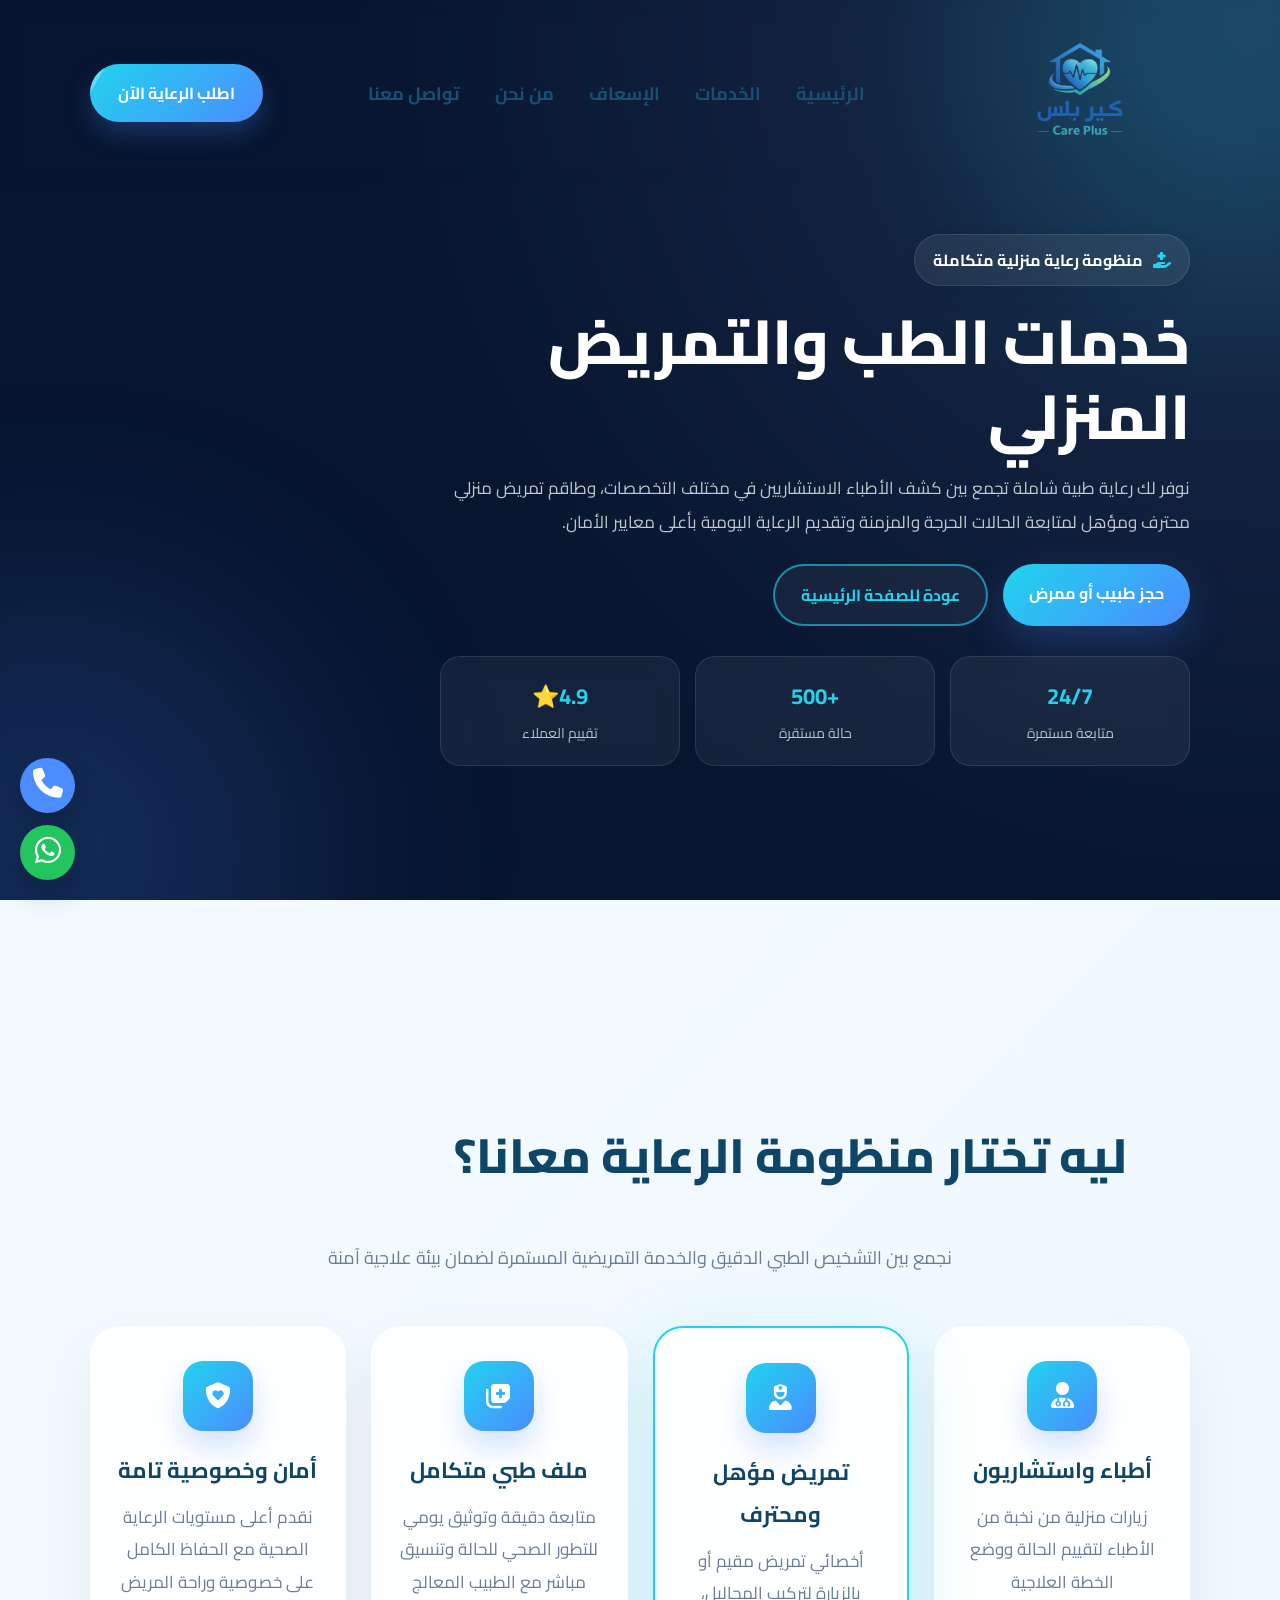
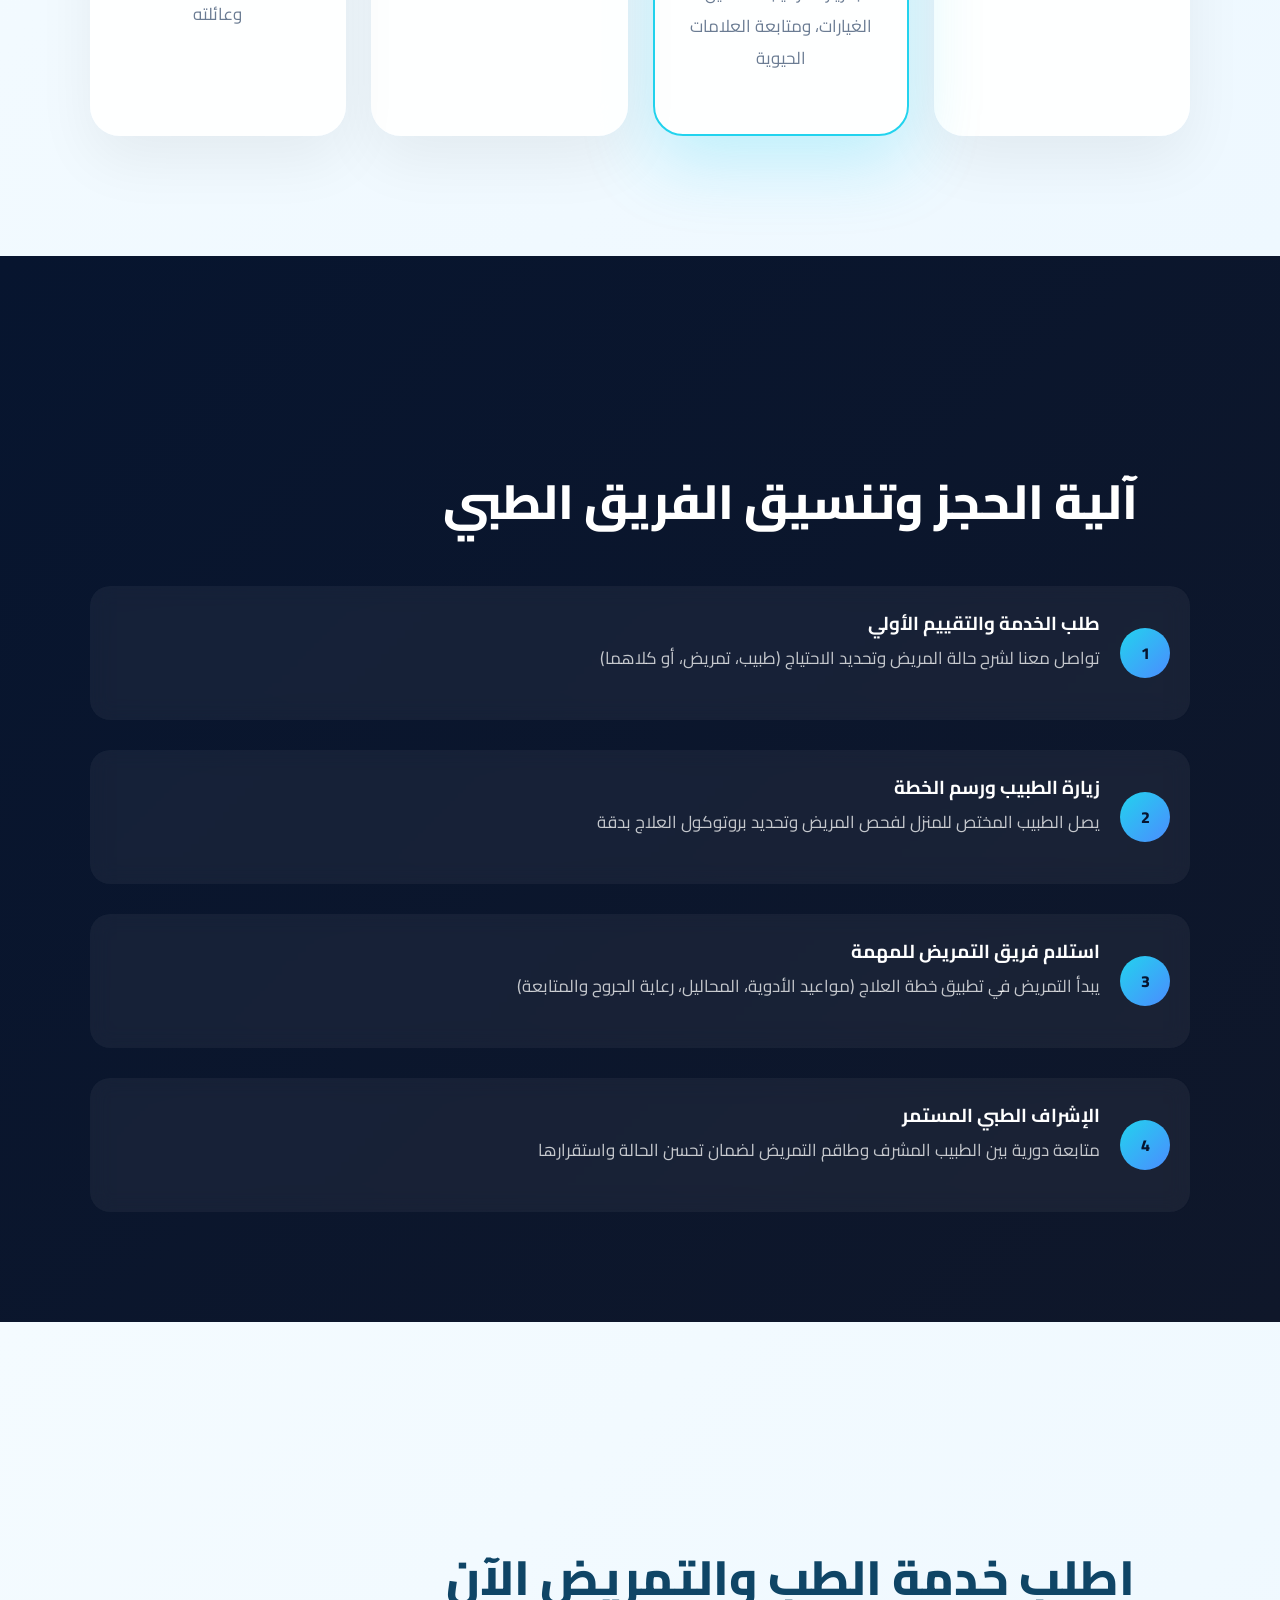
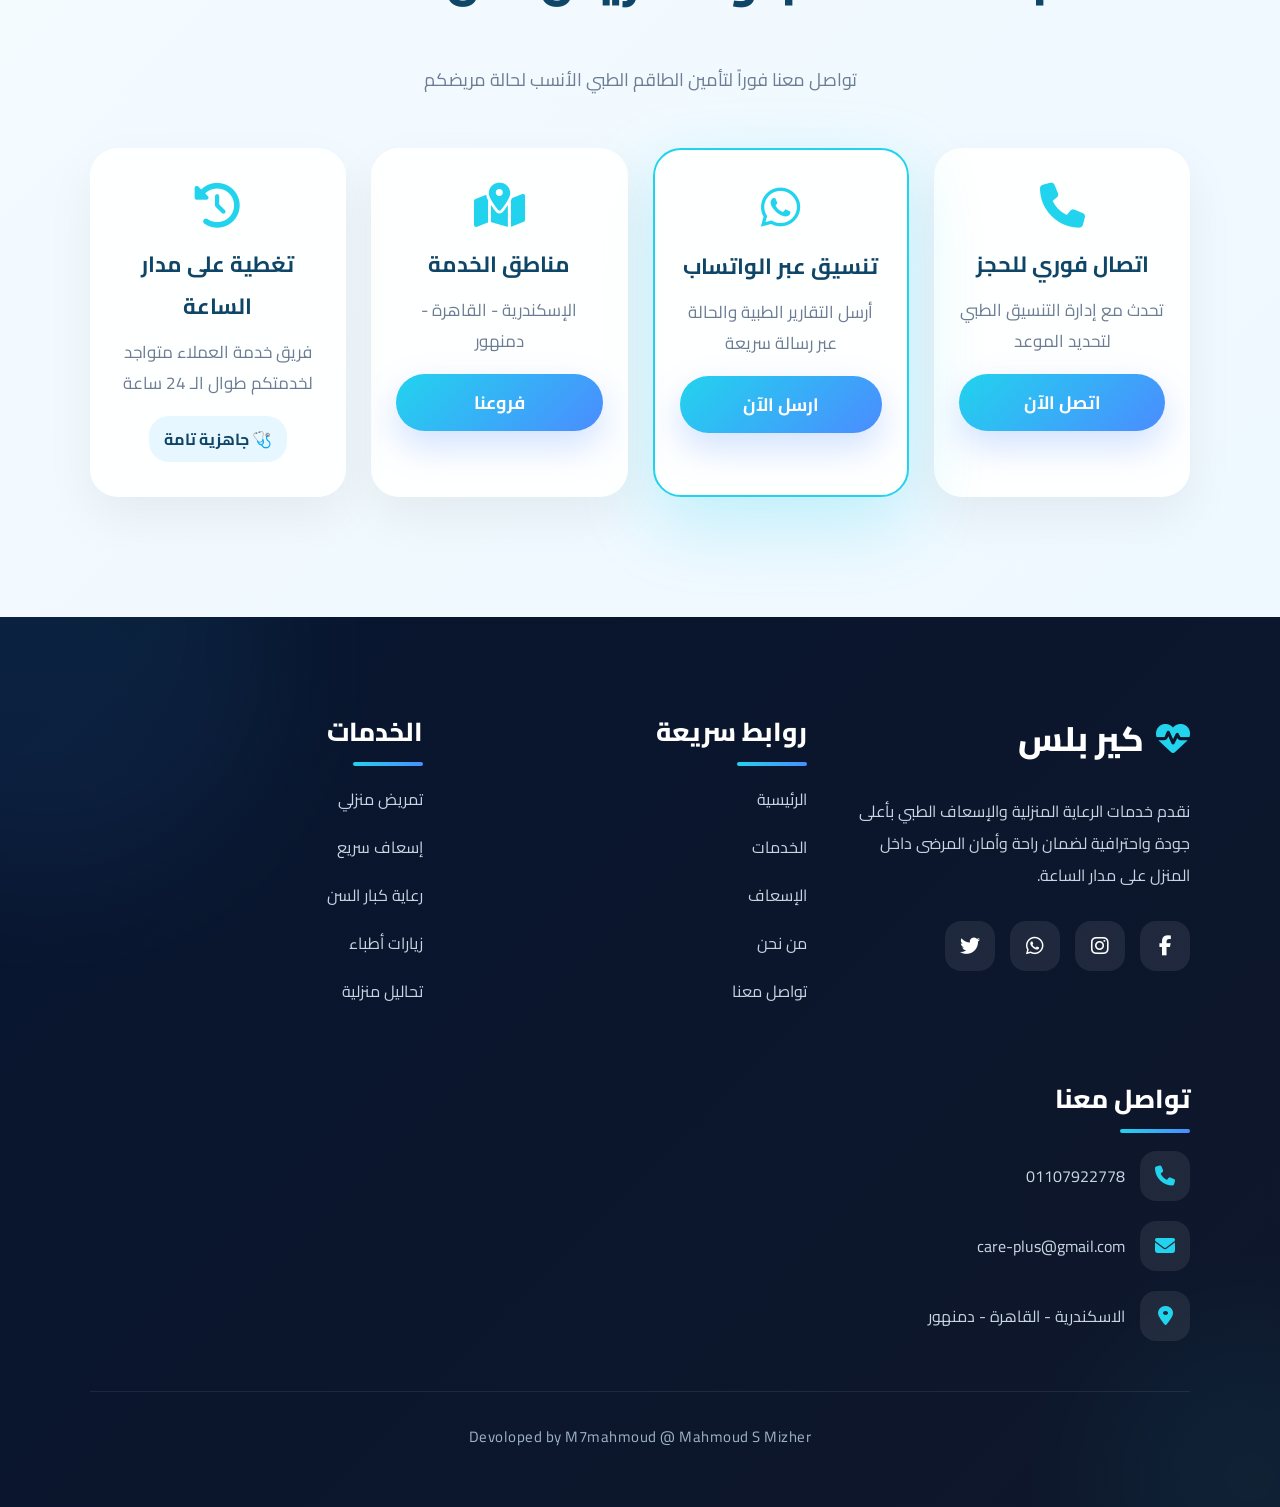
<file: visits.html>
<!doctype html>
<html lang="ar" dir="rtl">
	<head>
		<meta charset="UTF-8" />
		<meta name="viewport" content="width=device-width, initial-scale=1.0" />
		<link
			rel="icon"
			href="./images/photo_٢٠٢٦-٠٤-٢٩_١٧-١٥-٨-removebg-preview.png" />

		<title>تفاصيل الخدمة | الطب والتمريض المنزلي</title>

		<link
			href="https://fonts.googleapis.com/css2?family=Cairo:wght@400;600;700;800&display=swap"
			rel="stylesheet" />

		<link rel="stylesheet" href="style.css" />
		<link rel="stylesheet" href="services.css" />
		<script defer src="services.js"></script>

		<link
			rel="stylesheet"
			href="https://cdnjs.cloudflare.com/ajax/libs/font-awesome/6.5.0/css/all.min.css" />
	</head>

	<body>
		<div class="floating-actions">
			<a href="tel:+201107922778" class="fab call"
				><i class="fa fa-phone"></i
			></a>
			<a href="https://wa.me/201107922778" class="fab whatsapp"
				><i class="fa-brands fa-whatsapp"></i
			></a>
		</div>

		<section class="service-hero">
			<nav>
				<div class="logo">
					<img
						src="./images/photo_٢٠٢٦-٠٤-٢٩_١٧-١٥-٤٨-removebg-preview.png"
						class="care-plus" />
				</div>

				<ul class="nav-links" id="navLinks">
					<li><a href="index.html#main">الرئيسية</a></li>
					<li><a href="index.html#services">الخدمات</a></li>
					<li><a href="index.html#ambulance">الإسعاف</a></li>
					<li><a href="index.html#about">من نحن</a></li>
					<li><a href="index.html#contact">تواصل معنا</a></li>
				</ul>

				<a href="tel:+201107922778" class="nav-btn"> اطلب الرعاية الآن </a>

				<div class="menu-toggle" id="menuToggle">
					<i class="fa-solid fa-bars"></i>
				</div>
			</nav>

			<div class="hero-content2">
				<span class="badge"
					><i class="fa fa-hand-holding-medical"></i> منظومة رعاية منزلية
					متكاملة</span
				>

				<h1>خدمات الطب والتمريض المنزلي</h1>

				<p>
					نوفر لك رعاية طبية شاملة تجمع بين كشف الأطباء الاستشاريين في مختلف
					التخصصات، وطاقم تمريض منزلي محترف ومؤهل لمتابعة الحالات الحرجة
					والمزمنة وتقديم الرعاية اليومية بأعلى معايير الأمان.
				</p>

				<div class="hero-buttons2">
					<a href="tel:+201107922778" class="btn primary">حجز طبيب أو ممرض</a>
					<a href="index.html" class="btn outline">عودة للصفحة الرئيسية </a>
				</div>

				<div class="stats-mini">
					<div>
						<h3>24/7</h3>
						<span>متابعة مستمرة</span>
					</div>
					<div>
						<h3>+500</h3>
						<span>حالة مستقرة</span>
					</div>
					<div>
						<h3>4.9⭐</h3>
						<span>تقييم العملاء</span>
					</div>
				</div>
			</div>
		</section>

		<section class="why-premium">
			<h2 class="section-title">ليه تختار منظومة الرعاية معانا؟</h2>
			<p class="sub-title">
				نجمع بين التشخيص الطبي الدقيق والخدمة التمريضية المستمرة لضمان بيئة
				علاجية آمنة
			</p>

			<div class="why-container">
				<div class="why-card reveal">
					<div class="icon-box"><i class="fa fa-user-doctor"></i></div>
					<h3>أطباء واستشاريون</h3>
					<p>
						زيارات منزلية من نخبة من الأطباء لتقييم الحالة ووضع الخطة العلاجية
					</p>
				</div>

				<div class="why-card reveal highlight">
					<div class="icon-box"><i class="fa fa-user-nurse"></i></div>
					<h3>تمريض مؤهل ومحترف</h3>
					<p>
						أخصائي تمريض مقيم أو بالزيارة لتركيب المحاليل، الغيارات، ومتابعة
						العلامات الحيوية
					</p>
				</div>

				<div class="why-card reveal">
					<div class="icon-box"><i class="fa fa-notes-medical"></i></div>
					<h3>ملف طبي متكامل</h3>
					<p>
						متابعة دقيقة وتوثيق يومي للتطور الصحي للحالة وتنسيق مباشر مع الطبيب
						المعالج
					</p>
				</div>

				<div class="why-card reveal">
					<div class="icon-box"><i class="fa fa-shield-heart"></i></div>
					<h3>أمان وخصوصية تامة</h3>
					<p>
						نقدم أعلى مستويات الرعاية الصحية مع الحفاظ الكامل على خصوصية وراحة
						المريض وعائلته
					</p>
				</div>
			</div>
		</section>

		<section class="steps" id="steps">
			<h2 class="section-title light">آلية الحجز وتنسيق الفريق الطبي</h2>

			<div class="timeline">
				<div class="step reveal">
					<span>1</span>
					<div>
						<h3>طلب الخدمة والتقييم الأولي</h3>
						<p>
							تواصل معنا لشرح حالة المريض وتحديد الاحتياج (طبيب، تمريض، أو
							كلاهما)
						</p>
					</div>
				</div>

				<div class="step reveal">
					<span>2</span>
					<div>
						<h3>زيارة الطبيب ورسم الخطة</h3>
						<p>
							يصل الطبيب المختص للمنزل لفحص المريض وتحديد بروتوكول العلاج بدقة
						</p>
					</div>
				</div>

				<div class="step reveal">
					<span>3</span>
					<div>
						<h3>استلام فريق التمريض للمهمة</h3>
						<p>
							يبدأ التمريض في تطبيق خطة العلاج (مواعيد الأدوية، المحاليل، رعاية
							الجروح والمتابعة)
						</p>
					</div>
				</div>

				<div class="step reveal">
					<span>4</span>
					<div>
						<h3>الإشراف الطبي المستمر</h3>
						<p>
							متابعة دورية بين الطبيب المشرف وطاقم التمريض لضمان تحسن الحالة
							واستقرارها
						</p>
					</div>
				</div>
			</div>
		</section>

		<section class="contact-premium" id="contact">
			<h2 class="section-title">اطلب خدمة الطب والتمريض الآن</h2>
			<p class="sub-title">
				تواصل معنا فوراً لتأمين الطاقم الطبي الأنسب لحالة مريضكم
			</p>

			<div class="contact-grid">
				<div class="contact-card reveal">
					<i class="fa fa-phone"></i>
					<h3>اتصال فوري للحجز</h3>
					<p>تحدث مع إدارة التنسيق الطبي لتحديد الموعد</p>
					<a href="tel:+201107922778" class="contact-btn">اتصل الآن</a>
				</div>

				<div class="contact-card reveal highlight">
					<i class="fa-brands fa-whatsapp"></i>
					<h3>تنسيق عبر الواتساب</h3>
					<p>أرسل التقارير الطبية والحالة عبر رسالة سريعة</p>
					<a href="https://wa.me/201107922778" class="contact-btn">ارسل الآن</a>
				</div>

				<div class="contact-card reveal">
					<i class="fa fa-map-location-dot"></i>
					<h3>مناطق الخدمة</h3>
					<p>الإسكندرية - القاهرة - دمنهور</p>
					<a href="index.html#site" class="contact-btn">فروعنا</a>
				</div>

				<div class="contact-card reveal">
					<i class="fa fa-clock-rotate-left"></i>
					<h3>تغطية على مدار الساعة</h3>
					<p>فريق خدمة العملاء متواجد لخدمتكم طوال الـ 24 ساعة</p>
					<span class="badge-time">🩺 جاهزية تامة</span>
				</div>
			</div>
		</section>

		<footer class="footer">
			<div class="footer-container">
				<div class="footer-col hidden">
					<div class="footer-logo">
						<i class="fa-solid fa-heart-pulse"></i>
						كير بلس
					</div>
					<p>
						نقدم خدمات الرعاية المنزلية والإسعاف الطبي بأعلى جودة واحترافية
						لضمان راحة وأمان المرضى داخل المنزل على مدار الساعة.
					</p>
					<div class="footer-socials">
						<a href="https://www.facebook.com/share/1CH1vsWsck/"
							><i class="fa-brands fa-facebook-f"></i
						></a>
						<a href="#"><i class="fa-brands fa-instagram"></i></a>
						<a href="https://wa.me/201107922778?text=السلام عليكم"
							><i class="fa-brands fa-whatsapp"></i
						></a>
						<a href="#"><i class="fa-brands fa-twitter"></i></a>
					</div>
				</div>

				<div class="footer-col hidden">
					<h3>روابط سريعة</h3>
					<ul>
						<li><a href="index.html#main">الرئيسية</a></li>
						<li><a href="index.html#services">الخدمات</a></li>
						<li><a href="index.html#ambulance">الإسعاف</a></li>
						<li><a href="index.html#about">من نحن</a></li>
						<li><a href="index.html#contact">تواصل معنا</a></li>
					</ul>
				</div>

				<div class="footer-col hidden">
					<h3>الخدمات</h3>
					<ul>
						<li><a href="index.html#services">تمريض منزلي</a></li>
						<li><a href="index.html#services">إسعاف سريع</a></li>
						<li><a href="index.html#services">رعاية كبار السن</a></li>
						<li><a href="index.html#services">زيارات أطباء</a></li>
						<li><a href="index.html#services">تحاليل منزلية</a></li>
					</ul>
				</div>

				<div class="footer-col hidden">
					<h3>تواصل معنا</h3>
					<div class="footer-contact">
						<div>
							<i class="fa-solid fa-phone"></i>
							<span>01107922778</span>
						</div>
						<div>
							<i class="fa-solid fa-envelope"></i>
							<span>care-plus@gmail.com</span>
						</div>
						<div>
							<i class="fa-solid fa-location-dot"></i>
							<span>الاسكندرية - القاهرة - دمنهور</span>
						</div>
					</div>
				</div>
			</div>

			<div class="footer-bottom">
				<p>Devoloped by M7mahmoud @ Mahmoud S Mizher</p>
			</div>
		</footer>

		<script src="script.js"></script>
	</body>
</html>
</file>
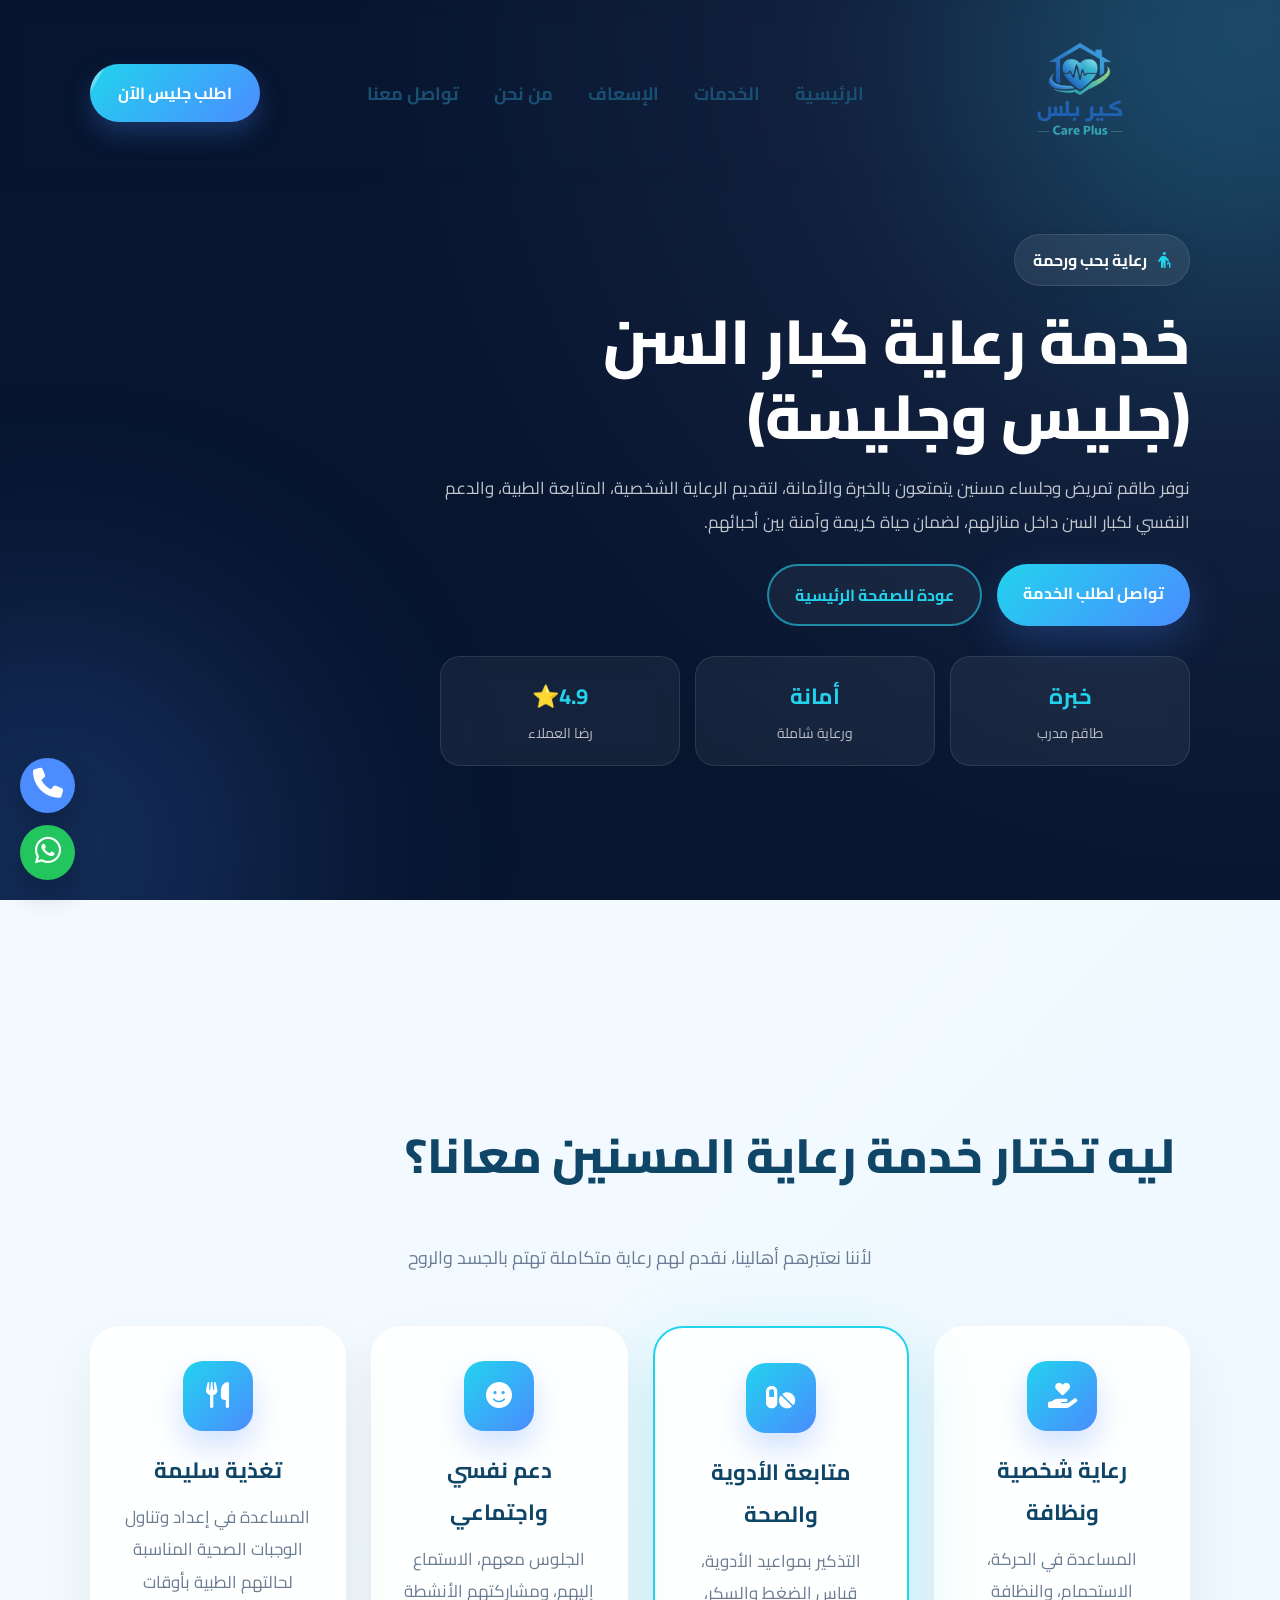
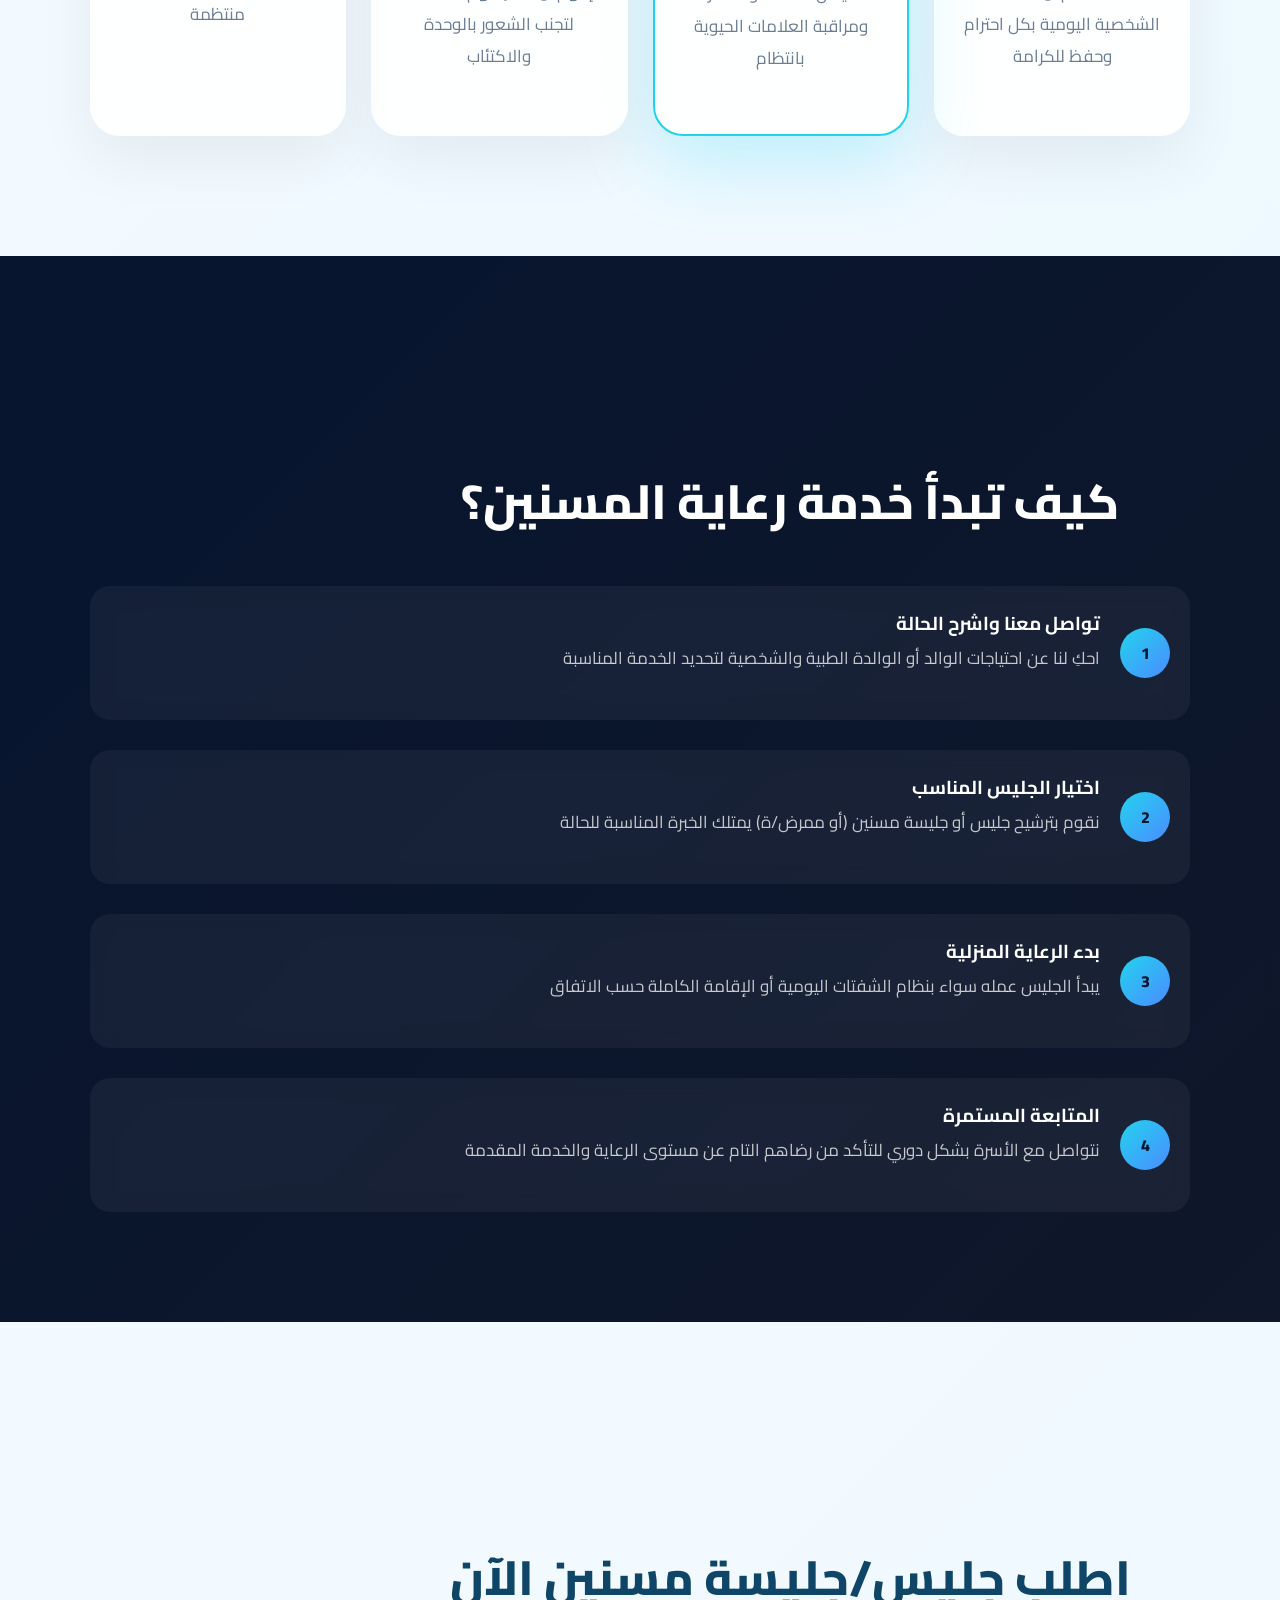
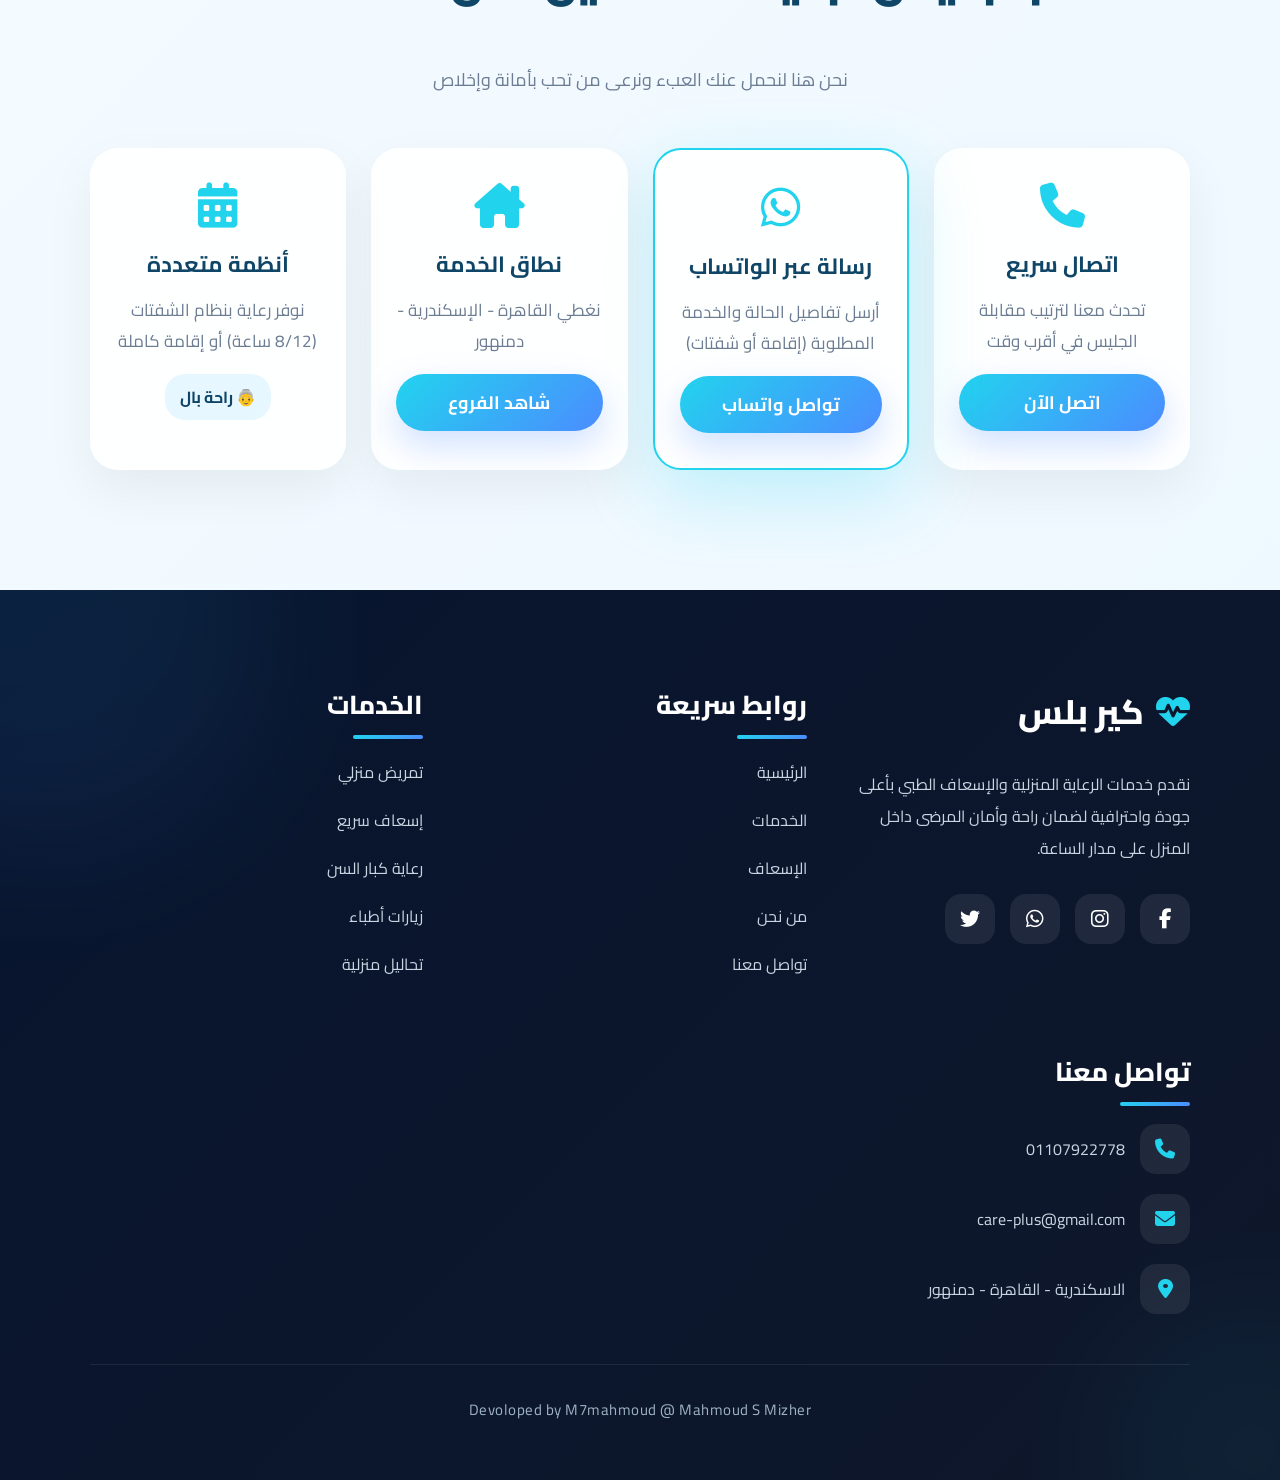
<file: young.html>
<!doctype html>
<html lang="ar" dir="rtl">
	<head>
		<meta charset="UTF-8" />
		<meta name="viewport" content="width=device-width, initial-scale=1.0" />
		<link
			rel="icon"
			href="./images/photo_٢٠٢٦-٠٤-٢٩_١٧-١٥-٤٨-removebg-preview.png" />

		<title>تفاصيل الخدمة | رعاية كبار السن</title>

		<link
			href="https://fonts.googleapis.com/css2?family=Cairo:wght@400;600;700;800&display=swap"
			rel="stylesheet" />

		<link rel="stylesheet" href="style.css" />
		<link rel="stylesheet" href="services.css" />
		<script defer src="services.js"></script>

		<!-- Icons -->
		<link
			rel="stylesheet"
			href="https://cdnjs.cloudflare.com/ajax/libs/font-awesome/6.5.0/css/all.min.css" />
	</head>

	<body>
		<!-- FLOATING ACTION -->
		<div class="floating-actions">
			<a href="tel:+201107922778" class="fab call"
				><i class="fa fa-phone"></i
			></a>
			<a href="https://wa.me/201107922778" class="fab whatsapp"
				><i class="fa-brands fa-whatsapp"></i
			></a>
		</div>

		<!-- HERO -->
		<section class="service-hero">
			<nav>
				<!-- LOGO -->
				<div class="logo">
					<img
						src="./images/photo_٢٠٢٦-٠٤-٢٩_١٧-١٥-٤٨-removebg-preview.png"
						class="care-plus" />
				</div>

				<!-- NAV LINKS -->
				<ul class="nav-links" id="navLinks">
					<li><a href="index.html#main">الرئيسية</a></li>
					<li><a href="index.html#services">الخدمات</a></li>
					<li><a href="index.html#ambulance">الإسعاف</a></li>
					<li><a href="index.html#about">من نحن</a></li>
					<li><a href="index.html#contact">تواصل معنا</a></li>
				</ul>

				<!-- BUTTON -->
				<a href="tel:+201107922778" class="nav-btn"> اطلب جليس الآن </a>

				<!-- MENU BUTTON -->
				<div class="menu-toggle" id="menuToggle">
					<i class="fa-solid fa-bars"></i>
				</div>
			</nav>

			<!-- HERO CONTENT -->
			<div class="hero-content2">
				<span class="badge"
					><i class="fa fa-person-cane"></i> رعاية بحب ورحمة</span
				>

				<h1>خدمة رعاية كبار السن (جليس وجليسة)</h1>

				<p>
					نوفر طاقم تمريض وجلساء مسنين يتمتعون بالخبرة والأمانة، لتقديم الرعاية
					الشخصية، المتابعة الطبية، والدعم النفسي لكبار السن داخل منازلهم، لضمان
					حياة كريمة وآمنة بين أحبائهم.
				</p>

				<div class="hero-buttons2">
					<a href="tel:+201107922778" class="btn primary">تواصل لطلب الخدمة</a>
					<a href="index.html" class="btn outline">عودة للصفحة الرئيسية </a>
				</div>

				<div class="stats-mini">
					<div>
						<h3>خبرة</h3>
						<span>طاقم مدرب</span>
					</div>
					<div>
						<h3>أمانة</h3>
						<span>ورعاية شاملة</span>
					</div>
					<div>
						<h3>4.9⭐</h3>
						<span>رضا العملاء</span>
					</div>
				</div>
			</div>
		</section>

		<!-- WHY CHOOSE US -->
		<section class="why-premium">
			<h2 class="section-title">ليه تختار خدمة رعاية المسنين معانا؟</h2>
			<p class="sub-title">
				لأننا نعتبرهم أهالينا، نقدم لهم رعاية متكاملة تهتم بالجسد والروح
			</p>

			<div class="why-container">
				<div class="why-card reveal">
					<div class="icon-box"><i class="fa fa-hand-holding-heart"></i></div>
					<h3>رعاية شخصية ونظافة</h3>
					<p>
						المساعدة في الحركة، الاستحمام، والنظافة الشخصية اليومية بكل احترام
						وحفظ للكرامة
					</p>
				</div>

				<div class="why-card reveal highlight">
					<div class="icon-box"><i class="fa fa-pills"></i></div>
					<h3>متابعة الأدوية والصحة</h3>
					<p>
						التذكير بمواعيد الأدوية، قياس الضغط والسكر، ومراقبة العلامات الحيوية
						بانتظام
					</p>
				</div>

				<div class="why-card reveal">
					<div class="icon-box"><i class="fa fa-face-smile"></i></div>
					<h3>دعم نفسي واجتماعي</h3>
					<p>
						الجلوس معهم، الاستماع إليهم، ومشاركتهم الأنشطة لتجنب الشعور بالوحدة
						والاكتئاب
					</p>
				</div>

				<div class="why-card reveal">
					<div class="icon-box"><i class="fa fa-utensils"></i></div>
					<h3>تغذية سليمة</h3>
					<p>
						المساعدة في إعداد وتناول الوجبات الصحية المناسبة لحالتهم الطبية
						بأوقات منتظمة
					</p>
				</div>
			</div>
		</section>

		<!-- STEPS -->
		<section class="steps" id="steps">
			<h2 class="section-title light">كيف تبدأ خدمة رعاية المسنين؟</h2>

			<div class="timeline">
				<div class="step reveal">
					<span>1</span>
					<div>
						<h3>تواصل معنا واشرح الحالة</h3>
						<p>
							احكِ لنا عن احتياجات الوالد أو الوالدة الطبية والشخصية لتحديد
							الخدمة المناسبة
						</p>
					</div>
				</div>

				<div class="step reveal">
					<span>2</span>
					<div>
						<h3>اختيار الجليس المناسب</h3>
						<p>
							نقوم بترشيح جليس أو جليسة مسنين (أو ممرض/ة) يمتلك الخبرة المناسبة
							للحالة
						</p>
					</div>
				</div>

				<div class="step reveal">
					<span>3</span>
					<div>
						<h3>بدء الرعاية المنزلية</h3>
						<p>
							يبدأ الجليس عمله سواء بنظام الشفتات اليومية أو الإقامة الكاملة حسب
							الاتفاق
						</p>
					</div>
				</div>

				<div class="step reveal">
					<span>4</span>
					<div>
						<h3>المتابعة المستمرة</h3>
						<p>
							نتواصل مع الأسرة بشكل دوري للتأكد من رضاهم التام عن مستوى الرعاية
							والخدمة المقدمة
						</p>
					</div>
				</div>
			</div>
		</section>

		<!-- CONTACT -->
		<section class="contact-premium" id="contact">
			<h2 class="section-title">اطلب جليس/جليسة مسنين الآن</h2>
			<p class="sub-title">
				نحن هنا لنحمل عنك العبء ونرعى من تحب بأمانة وإخلاص
			</p>

			<div class="contact-grid">
				<!-- PHONE -->
				<div class="contact-card reveal">
					<i class="fa fa-phone"></i>
					<h3>اتصال سريع</h3>
					<p>تحدث معنا لترتيب مقابلة الجليس في أقرب وقت</p>
					<a href="tel:+201107922778" class="contact-btn">اتصل الآن</a>
				</div>

				<!-- WHATSAPP -->
				<div class="contact-card reveal highlight">
					<i class="fa-brands fa-whatsapp"></i>
					<h3>رسالة عبر الواتساب</h3>
					<p>أرسل تفاصيل الحالة والخدمة المطلوبة (إقامة أو شفتات)</p>
					<a href="https://wa.me/201107922778" class="contact-btn"
						>تواصل واتساب</a
					>
				</div>

				<!-- ADDRESS -->
				<div class="contact-card reveal">
					<i class="fa fa-house-chimney"></i>
					<h3>نطاق الخدمة</h3>
					<p>نغطي القاهرة - الإسكندرية - دمنهور</p>
					<a href="index.html#site" class="contact-btn">شاهد الفروع</a>
				</div>

				<!-- TIME -->
				<div class="contact-card reveal">
					<i class="fa fa-calendar-days"></i>
					<h3>أنظمة متعددة</h3>
					<p>نوفر رعاية بنظام الشفتات (8/12 ساعة) أو إقامة كاملة</p>
					<span class="badge-time">👵 راحة بال</span>
				</div>
			</div>
		</section>

		<!-- ================= FOOTER ================= -->
		<footer class="footer">
			<div class="footer-container">
				<!-- ABOUT -->
				<div class="footer-col hidden">
					<div class="footer-logo">
						<i class="fa-solid fa-heart-pulse"></i>
						كير بلس
					</div>
					<p>
						نقدم خدمات الرعاية المنزلية والإسعاف الطبي بأعلى جودة واحترافية
						لضمان راحة وأمان المرضى داخل المنزل على مدار الساعة.
					</p>
					<div class="footer-socials">
						<a href="https://www.facebook.com/share/1CH1vsWsck/"
							><i class="fa-brands fa-facebook-f"></i
						></a>
						<a href="#"><i class="fa-brands fa-instagram"></i></a>
						<a href="https://wa.me/201107922778?text=السلام عليكم"
							><i class="fa-brands fa-whatsapp"></i
						></a>
						<a href="#"><i class="fa-brands fa-twitter"></i></a>
					</div>
				</div>

				<!-- LINKS -->
				<div class="footer-col hidden">
					<h3>روابط سريعة</h3>
					<ul>
						<li><a href="index.html#main">الرئيسية</a></li>
						<li><a href="index.html#services">الخدمات</a></li>
						<li><a href="index.html#ambulance">الإسعاف</a></li>
						<li><a href="index.html#about">من نحن</a></li>
						<li><a href="index.html#contact">تواصل معنا</a></li>
					</ul>
				</div>

				<!-- SERVICES -->
				<div class="footer-col hidden">
					<h3>الخدمات</h3>
					<ul>
						<li><a href="index.html#services">تمريض منزلي</a></li>
						<li><a href="index.html#services">إسعاف سريع</a></li>
						<li><a href="index.html#services">رعاية كبار السن</a></li>
						<li><a href="index.html#services">زيارات أطباء</a></li>
						<li><a href="index.html#services">تحاليل منزلية</a></li>
					</ul>
				</div>

				<!-- CONTACT -->
				<div class="footer-col hidden">
					<h3>تواصل معنا</h3>
					<div class="footer-contact">
						<div>
							<i class="fa-solid fa-phone"></i>
							<span>01107922778</span>
						</div>
						<div>
							<i class="fa-solid fa-envelope"></i>
							<span>care-plus@gmail.com</span>
						</div>
						<div>
							<i class="fa-solid fa-location-dot"></i>
							<span>الاسكندرية - القاهرة - دمنهور</span>
						</div>
					</div>
				</div>
			</div>

			<!-- BOTTOM -->
			<div class="footer-bottom">
				<p>Devoloped by M7mahmoud @ Mahmoud S Mizher</p>
			</div>
		</footer>

		<script src="script.js"></script>
	</body>
</html>
</file>
<file: style.css>
/* =========================================================
                        GLOBAL
========================================================= */

* {
	margin: 0;
	padding: 0;
	box-sizing: border-box;
	font-family: "Cairo", sans-serif;
}

html {
	scroll-behavior: smooth;
}

body {
	overflow-x: hidden;
	background: #f4fbff;
}

/* FIX OVERFLOW */

img {
	max-width: 100%;
	display: block;
}

section,
div,
nav {
	max-width: 100%;
}

/* =========================================================
                        SCROLLBAR
========================================================= */

::-webkit-scrollbar {
	width: 10px;
}

::-webkit-scrollbar-track {
	background: #eaf7ff;
}

::-webkit-scrollbar-thumb {
	background: linear-gradient(#22d3ee, #4b8cff);
	border-radius: 30px;
}

/* =========================================================
                        ANIMATIONS
========================================================= */

@keyframes floating {
	0% {
		transform: translateY(0px);
	}

	50% {
		transform: translateY(-15px);
	}

	100% {
		transform: translateY(0px);
	}
}

@keyframes pulseMove {
	0% {
		transform: scale(1) translate(0, 0);
	}

	50% {
		transform: scale(1.15) translate(30px, -20px);
	}

	100% {
		transform: scale(1) translate(0, 0);
	}
}

@keyframes fadeRight {
	from {
		opacity: 0;
		transform: translateX(-80px);
	}

	to {
		opacity: 1;
		transform: translateX(0);
	}
}

@keyframes fadeLeft {
	from {
		opacity: 0;
		transform: translateX(80px);
	}

	to {
		opacity: 1;
		transform: translateX(0);
	}
}

@keyframes glowText {
	0% {
		text-shadow: 0 0 0px #22d3ee;
	}

	50% {
		text-shadow: 0 0 15px #22d3ee;
	}

	100% {
		text-shadow: 0 0 0px #22d3ee;
	}
}

@keyframes badgePulse {
	0% {
		transform: scale(1);
	}

	50% {
		transform: scale(1.03);
	}

	100% {
		transform: scale(1);
	}
}

@keyframes navSlide {
	from {
		transform: translateY(-100%);
		opacity: 0;
	}

	to {
		transform: translateY(0);
		opacity: 1;
	}
}

/* =========================================================
                        HERO
========================================================= */

.hero {
	width: 100%;
	min-height: 100vh;

	background:
		linear-gradient(
			to left,
			rgba(255, 255, 255, 0.92),
			rgba(255, 255, 255, 0.78)
		),
		url("./images/photo_٢٠٢٦-٠٤-٢٩_١٦-٢٨-٣٩.jpg");

	background-size: cover;
	background-position: center;

	position: relative;
	overflow: hidden;
}

/* GLOW EFFECTS */

.hero::before {
	content: "";
	position: absolute;
	width: 500px;
	height: 500px;
	border-radius: 50%;
	background: linear-gradient(#22d3ee, #4b8cff);
	top: -200px;
	left: -200px;
	opacity: 0.15;
	filter: blur(70px);
	animation: pulseMove 8s linear infinite;
}

.hero::after {
	content: "";
	position: absolute;
	width: 350px;
	height: 350px;
	border-radius: 50%;
	background: #22d3ee;
	right: -100px;
	bottom: -100px;
	opacity: 0.12;
	filter: blur(70px);
	animation: pulseMove 6s linear infinite alternate;
}

/* =========================================================
                        NAVBAR
========================================================= */

nav {
	width: 100%;
	padding: 20px 7%;

	display: flex;
	align-items: center;
	justify-content: space-between;

	position: absolute;
	top: 0;
	left: 0;

	z-index: 1000;

	background: transparent;

	backdrop-filter: blur(10px);

	transition: 0.4s ease;
}

nav.active {
	position: fixed;
	background: rgba(255, 255, 255, 0.9);
	backdrop-filter: blur(14px);
	padding: 14px 7%;
	box-shadow: 0 10px 30px rgba(0, 0, 0, 0.08);

	animation: navSlide 0.5s ease;
}

/* LOGO */

.logo {
	display: flex;
	align-items: center;
	gap: 10px;

	font-size: 30px;
	font-weight: 800;

	color: #0f4566;

	z-index: 1001;
}

.logo .care-plus {
	width: clamp(140px, 18vw, 220px);
	height: auto;

	transition: 0.4s ease;
}

nav.active .care-plus {
	transform: scale(0.92);
}

/* NAV LINKS */

.nav-links {
	list-style: none;

	display: flex;
	align-items: center;
	gap: 35px;
}

.nav-links li a {
	text-decoration: none;
	color: #184f73;

	font-size: 18px;
	font-weight: 700;

	position: relative;

	transition: 0.35s ease;
}

.nav-links li a::after {
	content: "";

	position: absolute;
	left: 0;
	bottom: -8px;

	width: 0%;
	height: 3px;

	border-radius: 30px;

	background: linear-gradient(90deg, #06b6d4, #22d3ee, #38bdf8);

	transition: 0.4s;
}

.nav-links li a:hover::after {
	width: 100%;
}

.nav-links li a:hover {
	color: #06b6d4;
	text-shadow: 0 0 12px rgba(34, 211, 238, 0.4);
}

/* NAV BUTTON */

.nav-btn {
	padding: 14px 28px;
	border-radius: 50px;

	background: linear-gradient(135deg, #22d3ee, #4b8cff);

	color: #fff;
	text-decoration: none;
	font-weight: 700;

	box-shadow: 0 12px 25px rgba(75, 140, 255, 0.25);

	position: relative;
	overflow: hidden;

	transition: 0.3s;
}

.nav-btn:hover {
	transform: translateY(-4px);
}

.nav-btn::before {
	content: "";

	position: absolute;
	top: 0;
	left: -100%;

	width: 100%;
	height: 100%;

	background: rgba(255, 255, 255, 0.3);

	transform: skewX(-30deg);

	transition: 0.7s;
}

.nav-btn:hover::before {
	left: 120%;
}

/* MENU */

.menu-toggle {
	display: none;

	width: 50px;
	height: 50px;

	border-radius: 15px;

	background: linear-gradient(135deg, #22d3ee, #4b8cff);

	color: #fff;

	font-size: 22px;

	cursor: pointer;

	align-items: center;
	justify-content: center;

	box-shadow: 0 10px 25px rgba(75, 140, 255, 0.25);
}

/* =========================================================
                        HERO CONTENT
========================================================= */

.hero-content {
	width: 100%;

	padding: 180px 7% 100px;

	display: flex;
	align-items: center;
	justify-content: space-between;

	gap: 60px;

	position: relative;
	z-index: 2;
}

/* LEFT */

.left {
	flex: 1;

	animation: fadeRight 1.2s ease;
}

.badge {
	display: inline-flex;
	align-items: center;
	gap: 10px;

	padding: 14px 24px;

	border-radius: 50px;

	background: rgba(255, 255, 255, 0.8);

	backdrop-filter: blur(8px);

	color: #0f4566;
	font-weight: 700;

	margin-bottom: 30px;

	box-shadow: 0 10px 25px rgba(0, 0, 0, 0.06);

	animation: badgePulse 3s infinite;
}

.badge i {
	color: #22d3ee;
}

.left h1 {
	font-size: clamp(34px, 6vw, 74px);
	line-height: 1.25;

	color: #0f4566;

	margin-bottom: 25px;

	font-weight: 800;
}

.left h1 span {
	color: #22d3ee;

	display: inline-block;

	animation: glowText 2s ease infinite;
}

.left p {
	font-size: clamp(15px, 2vw, 21px);

	line-height: 2;

	color: #4f7088;

	max-width: 700px;

	margin-bottom: 40px;

	font-weight: 600;
}

/* BUTTONS */

.buttons {
	display: flex;
	flex-wrap: wrap;
	gap: 20px;

	margin-bottom: 45px;
}

.btn-primary,
.btn-outline {
	padding: 18px 40px;

	border-radius: 50px;

	text-decoration: none;

	font-size: 18px;
	font-weight: 700;

	transition: 0.3s;
}

.btn-primary {
	background: linear-gradient(135deg, #22d3ee, #4b8cff);
	color: #fff;

	box-shadow: 0 15px 35px rgba(75, 140, 255, 0.28);

	position: relative;
	overflow: hidden;
}

.btn-primary:hover {
	transform: translateY(-5px);
}

.btn-primary::before {
	content: "";

	position: absolute;
	top: 0;
	left: -100%;

	width: 100%;
	height: 100%;

	background: rgba(255, 255, 255, 0.25);

	transform: skewX(-30deg);

	transition: 0.7s;
}

.btn-primary:hover::before {
	left: 120%;
}

.btn-outline {
	background: #fff;

	border: 2px solid #dcecf6;

	color: #0f4566;

	box-shadow: 0 10px 30px rgba(0, 0, 0, 0.05);
}

.btn-outline:hover {
	background: #22d3ee;
	color: #fff;
	border-color: #22d3ee;
}

/* FEATURES */

.features {
	display: flex;
	flex-wrap: wrap;
	gap: 20px;
}

.feature {
	flex: 1 1 220px;
	min-width: 250px;

	background: rgba(255, 255, 255, 0.82);

	backdrop-filter: blur(10px);

	border-radius: 30px;

	padding: 28px;

	box-shadow: 0 15px 40px rgba(0, 0, 0, 0.07);

	transition: 0.4s;
}

.feature:hover {
	transform: translateY(-12px) scale(1.03);

	box-shadow: 0 25px 60px rgba(75, 140, 255, 0.18);
}

.feature i {
	width: 70px;
	height: 70px;

	border-radius: 22px;

	background: linear-gradient(135deg, #22d3ee, #4b8cff);

	color: #fff;

	display: flex;
	align-items: center;
	justify-content: center;

	font-size: 30px;

	margin-bottom: 22px;

	box-shadow: 0 12px 30px rgba(75, 140, 255, 0.25);

	transition: 0.4s;
}

.feature:hover i {
	transform: rotate(-8deg) scale(1.1);
}

.feature h3 {
	font-size: 24px;
	color: #0f4566;
	margin-bottom: 12px;
}

.feature p {
	font-size: 15px;
	line-height: 1.9;
	color: #68859a;
}

/* RIGHT */

.right {
	width: min(100%, 400px);

	animation: fadeLeft 1.2s ease;
}

.contact-box {
	background: rgba(255, 255, 255, 0.82);

	backdrop-filter: blur(12px);

	border-radius: 35px;

	padding: 40px;

	box-shadow: 0 25px 60px rgba(0, 0, 0, 0.08);

	animation: floating 5s ease-in-out infinite;
}

.contact-box h2 {
	font-size: 36px;
	color: #0f4566;
	margin-bottom: 18px;
}

.contact-box p {
	color: #648096;
	line-height: 2;
	margin-bottom: 30px;
}

.info {
	display: flex;
	align-items: center;
	gap: 18px;

	margin-bottom: 25px;
}

.info i {
	width: 58px;
	height: 58px;

	border-radius: 18px;

	background: linear-gradient(135deg, #22d3ee, #4b8cff);

	color: #fff;

	display: flex;
	align-items: center;
	justify-content: center;

	font-size: 24px;

	box-shadow: 0 10px 25px rgba(75, 140, 255, 0.2);

	transition: 0.4s;
}

.info:hover i {
	transform: rotate(-8deg) scale(1.1);
}

.info h4 {
	color: #0f4566;
	margin-bottom: 5px;
}

.info span {
	color: #6d889c;
}

/* CALL BUTTON */

.call-btn {
	width: 100%;

	padding: 18px;

	border: none;
	border-radius: 20px;

	background: linear-gradient(135deg, #22d3ee, #4b8cff);

	color: #fff;

	font-size: 18px;
	font-weight: 700;

	cursor: pointer;

	margin-top: 15px;

	box-shadow: 0 15px 30px rgba(75, 140, 255, 0.25);

	position: relative;
	overflow: hidden;

	transition: 0.3s;
}

.call-btn:hover {
	transform: translateY(-4px);
}

/* =========================================================
                        SERVICES
========================================================= */

.services {
	width: 100%;

	padding: 110px 7%;

	background: #f7fcff;

	position: relative;
	overflow: hidden;
}

.services::before {
	content: "";

	position: absolute;

	width: 400px;
	height: 400px;

	border-radius: 50%;

	background: linear-gradient(#22d3ee, #4b8cff);

	opacity: 0.08;

	top: -150px;
	right: -150px;

	filter: blur(50px);
}

.services::after {
	content: "";

	position: absolute;

	width: 300px;
	height: 300px;

	border-radius: 50%;

	background: #4b8cff;

	opacity: 0.07;

	bottom: -100px;
	left: -100px;

	filter: blur(50px);
}

/* TOP */

.services-top {
	text-align: center;

	max-width: 850px;

	margin: auto auto 70px;
}

.section-badge {
	display: inline-flex;
	align-items: center;
	gap: 10px;

	padding: 12px 24px;

	border-radius: 50px;

	background: #fff;

	color: #0f4566;
	font-weight: 700;

	box-shadow: 0 10px 25px rgba(0, 0, 0, 0.05);

	margin-bottom: 25px;
}

.section-badge i {
	color: #22d3ee;
}

.services-top h2 {
	font-size: clamp(32px, 5vw, 55px);

	line-height: 1.4;

	color: #0f4566;

	margin-bottom: 20px;

	font-weight: 800;
}

.services-top h2 span {
	color: #22d3ee;
}

.services-top p {
	font-size: clamp(15px, 2vw, 19px);

	line-height: 2;

	color: #6a879a;
}

/* GRID */

.services-container {
	display: grid;

	grid-template-columns: repeat(auto-fit, minmax(300px, 1fr));

	gap: 30px;
}

/* CARD */

.service-card {
	background: #fff;

	border-radius: 35px;

	padding: 40px 35px;

	box-shadow: 0 15px 40px rgba(0, 0, 0, 0.05);

	position: relative;
	overflow: hidden;

	transition: 0.4s;
}

.service-card::before {
	content: "";

	position: absolute;
	top: 0;
	right: 0;

	width: 100%;
	height: 0%;

	background: linear-gradient(135deg, #22d3ee, #4b8cff);

	z-index: 0;

	transition: 0.5s;
}

.service-card:hover::before {
	height: 100%;
}

.service-card * {
	position: relative;
	z-index: 2;
}

.service-card:hover {
	transform: translateY(-12px);
}

.service-icon {
	width: 90px;
	height: 90px;

	border-radius: 28px;

	background: linear-gradient(135deg, #22d3ee, #4b8cff);

	color: #fff;

	display: flex;
	align-items: center;
	justify-content: center;

	font-size: 36px;

	margin-bottom: 30px;

	box-shadow: 0 12px 30px rgba(75, 140, 255, 0.25);

	transition: 0.4s;
}

.service-card:hover .service-icon {
	transform: rotate(-8deg) scale(1.08);
}

.service-card h3 {
	font-size: 28px;
	font-weight: 800;

	color: #0f4566;

	margin-bottom: 18px;

	transition: 0.4s;
}

.service-card p {
	font-size: 16px;
	line-height: 2;

	color: #6a879a;

	margin-bottom: 25px;

	transition: 0.4s;
}

.service-card a {
	text-decoration: none;

	color: #22d3ee;

	font-weight: 700;

	display: flex;
	align-items: center;
	gap: 10px;

	transition: 0.4s;
}

.service-card:hover h3,
.service-card:hover p,
.service-card:hover a {
	color: #fff;
}

/* =========================================================
                        SCROLL REVEAL
========================================================= */

.hidden {
	opacity: 0;
	transform: translateY(80px);
	transition: all 1s ease;
}

.show {
	opacity: 1;
	transform: translateY(0);
}

/* =========================================================
                        RESPONSIVE
========================================================= */

@media (max-width: 1200px) {
	.hero-content {
		flex-direction: column;
		text-align: center;
	}

	.left,
	.right {
		width: 100%;
	}

	.buttons {
		justify-content: center;
	}

	.features {
		justify-content: center;
	}

	.badge {
		justify-content: center;
	}

	.contact-box {
		max-width: 500px;
		margin: auto;
	}
}

@media (max-width: 992px) {
	nav {
		padding: 18px 5%;
	}

	.hero-content {
		padding: 160px 5% 80px;
	}

	.nav-links {
		gap: 22px;
	}
}

@media (max-width: 768px) {
	nav,
	nav.active {
		padding: 15px 5%;
	}

	.menu-toggle {
		display: flex;
	}

	.nav-links {
		position: absolute;

		top: 100%;
		right: 5%;

		width: 90%;

		background: rgba(255, 255, 255, 0.95);

		backdrop-filter: blur(12px);

		border-radius: 25px;

		padding: 25px;

		flex-direction: column;

		gap: 22px;

		box-shadow: 0 20px 40px rgba(0, 0, 0, 0.08);

		opacity: 0;
		visibility: hidden;

		transform: translateY(20px);

		transition: 0.4s;
	}

	.nav-links.active {
		opacity: 1;
		visibility: visible;
		transform: translateY(0);
	}

	.nav-links li {
		width: 100%;
		text-align: center;
	}

	.nav-links li a {
		display: block;
		padding: 12px;
		border-radius: 14px;
	}

	.nav-links li a:hover {
		background: #f1fbff;
	}

	.nav-btn {
		display: none;
	}

	.hero {
		min-height: auto;
	}

	.hero-content {
		padding: 140px 5% 60px;
		gap: 40px;
	}

	.left {
		text-align: center;
	}

	.buttons {
		flex-direction: column;
		align-items: center;
	}

	.btn-primary,
	.btn-outline {
		width: 100%;
		max-width: 320px;
		text-align: center;
	}

	.features {
		flex-direction: column;
		align-items: center;
	}

	.feature {
		width: 100%;
		max-width: 350px;
	}

	.contact-box {
		padding: 30px 25px;
		border-radius: 25px;
	}

	.services {
		padding: 80px 5%;
	}
}

@media (max-width: 576px) {
	.logo {
		font-size: 24px;
	}

	.badge,
	.section-badge {
		width: 100%;
		justify-content: center;
	}

	.feature {
		min-width: 100%;
	}

	.contact-box h2 {
		font-size: 28px;
	}

	.service-card {
		padding: 30px 24px;
	}
}

/* =========================================================
                    AMBULANCE SECTION
========================================================= */

.ambulance {
	width: 100%;

	padding: 110px 7%;

	background: linear-gradient(135deg, #0f172a, #07152f);

	position: relative;
	overflow: hidden;
}

/* BACKGROUND EFFECTS */

.ambulance::before {
	content: "";

	position: absolute;

	width: 500px;
	height: 500px;

	border-radius: 50%;

	background: linear-gradient(#22d3ee, #4b8cff);

	top: -220px;
	left: -220px;

	opacity: 0.12;

	filter: blur(70px);

	animation: pulseMove 8s linear infinite;
}

.ambulance::after {
	content: "";

	position: absolute;

	width: 350px;
	height: 350px;

	border-radius: 50%;

	background: #22d3ee;

	right: -120px;
	bottom: -120px;

	opacity: 0.08;

	filter: blur(70px);

	animation: pulseMove 6s linear infinite alternate;
}

/* =========================================================
                    CONTAINER
========================================================= */

.ambulance-container {
	display: flex;
	align-items: center;
	justify-content: space-between;

	gap: 70px;

	position: relative;
	z-index: 2;
}

/* =========================================================
                    LEFT CONTENT
========================================================= */

.ambulance-left {
	flex: 1;
}

.ambulance-badge {
	display: inline-flex;
	align-items: center;
	gap: 10px;

	padding: 14px 24px;

	border-radius: 50px;

	background: rgba(255, 255, 255, 0.08);

	backdrop-filter: blur(12px);

	color: #fff;

	font-weight: 700;

	margin-bottom: 28px;

	border: 1px solid rgba(255, 255, 255, 0.08);

	box-shadow: 0 10px 25px rgba(0, 0, 0, 0.08);

	animation: badgePulse 3s infinite;
}

.ambulance-badge i {
	color: #22d3ee;
}

.ambulance-left h2 {
	font-size: clamp(34px, 5vw, 65px);

	line-height: 1.3;

	color: #fff;

	margin-bottom: 25px;

	font-weight: 800;
}

.ambulance-left h2 span {
	color: #22d3ee;

	animation: glowText 2s ease infinite;
}

.ambulance-left p {
	font-size: clamp(15px, 2vw, 20px);

	line-height: 2;

	color: #c7d6e2;

	max-width: 700px;

	margin-bottom: 40px;

	font-weight: 600;
}

/* =========================================================
                    FEATURES
========================================================= */

.ambulance-features {
	display: flex;
	flex-direction: column;

	gap: 20px;

	margin-bottom: 40px;
}

.ambulance-feature {
	display: flex;
	align-items: center;

	gap: 18px;

	color: #fff;

	font-size: 18px;
	font-weight: 600;
}

.ambulance-feature i {
	width: 58px;
	height: 58px;

	border-radius: 18px;

	background: linear-gradient(135deg, #22d3ee, #4b8cff);

	display: flex;
	align-items: center;
	justify-content: center;

	color: #fff;

	font-size: 22px;

	box-shadow: 0 10px 25px rgba(75, 140, 255, 0.25);

	transition: 0.4s;
}

.ambulance-feature:hover i {
	transform: rotate(-8deg) scale(1.1);
}

/* =========================================================
                    BUTTONS
========================================================= */

.ambulance-buttons {
	display: flex;
	flex-wrap: wrap;

	gap: 20px;
}

.call-now,
.learn-more {
	padding: 18px 36px;

	border-radius: 50px;

	text-decoration: none;

	font-size: 17px;
	font-weight: 700;

	transition: 0.35s;
}

.call-now {
	background: linear-gradient(135deg, #22d3ee, #4b8cff);

	color: #fff;

	display: inline-flex;
	align-items: center;
	gap: 12px;

	box-shadow: 0 15px 35px rgba(75, 140, 255, 0.28);

	position: relative;
	overflow: hidden;
}

.call-now:hover {
	transform: translateY(-5px);
}

.call-now::before {
	content: "";

	position: absolute;

	top: 0;
	left: -100%;

	width: 100%;
	height: 100%;

	background: rgba(255, 255, 255, 0.25);

	transform: skewX(-30deg);

	transition: 0.7s;
}

.call-now:hover::before {
	left: 120%;
}

.learn-more {
	border: 2px solid rgba(255, 255, 255, 0.15);

	color: #fff;

	background: rgba(255, 255, 255, 0.05);

	backdrop-filter: blur(10px);
}

.learn-more:hover {
	background: #22d3ee;
	border-color: #22d3ee;
}

/* =========================================================
                    RIGHT CARD
========================================================= */

.ambulance-right {
	flex: 1;

	display: flex;
	justify-content: center;
}

.ambulance-card {
	width: min(100%, 420px);

	background: rgba(255, 255, 255, 0.08);

	backdrop-filter: blur(14px);

	border-radius: 35px;

	padding: 50px 40px;

	text-align: center;

	position: relative;
	overflow: hidden;

	border: 1px solid rgba(255, 255, 255, 0.08);

	box-shadow: 0 25px 60px rgba(0, 0, 0, 0.15);

	animation: floating 5s ease-in-out infinite;
}

.ambulance-card i {
	font-size: 90px;

	color: #22d3ee;

	margin-bottom: 25px;

	animation: ambulanceMove 2s infinite ease-in-out;
}

.ambulance-card h3 {
	font-size: 32px;

	color: #fff;

	margin-bottom: 18px;

	font-weight: 800;
}

.ambulance-card p {
	font-size: 16px;

	line-height: 2;

	color: #c7d6e2;
}

/* =========================================================
                    PULSE CIRCLE
========================================================= */

.pulse-circle {
	position: absolute;

	width: 260px;
	height: 260px;

	border-radius: 50%;

	border: 2px solid rgba(34, 211, 238, 0.15);

	top: 50%;
	left: 50%;

	transform: translate(-50%, -50%);

	animation: pulseCircle 3s infinite;
}

@keyframes pulseCircle {
	0% {
		transform: translate(-50%, -50%) scale(0.8);
		opacity: 1;
	}

	100% {
		transform: translate(-50%, -50%) scale(1.5);
		opacity: 0;
	}
}

@keyframes ambulanceMove {
	0%,
	100% {
		transform: translateX(0);
	}

	50% {
		transform: translateX(-10px);
	}
}

/* =========================================================
                    RESPONSIVE
========================================================= */

@media (max-width: 1200px) {
	.ambulance-container {
		flex-direction: column;
		text-align: center;
	}

	.ambulance-left,
	.ambulance-right {
		width: 100%;
	}

	.ambulance-features {
		align-items: center;
	}

	.ambulance-buttons {
		justify-content: center;
	}
}

@media (max-width: 768px) {
	.ambulance {
		padding: 80px 5%;
	}

	.ambulance-container {
		gap: 50px;
	}

	.ambulance-feature {
		font-size: 16px;
	}

	.ambulance-buttons {
		flex-direction: column;
		align-items: center;
	}

	.call-now,
	.learn-more {
		width: 100%;
		max-width: 320px;

		justify-content: center;
		text-align: center;
	}

	.ambulance-card {
		padding: 40px 25px;
		border-radius: 28px;
	}
}

@media (max-width: 576px) {
	.ambulance-left h2 {
		font-size: 34px;
	}

	.ambulance-badge {
		width: 100%;
		justify-content: center;
	}

	.ambulance-feature {
		flex-direction: column;
		text-align: center;
	}

	.ambulance-card i {
		font-size: 75px;
	}

	.ambulance-card h3 {
		font-size: 26px;
	}
}

/* =========================================================
                    ABOUT SECTION
========================================================= */

.about {
	width: 100%;

	padding: 110px 7%;

	background: #f7fcff;

	position: relative;
	overflow: hidden;
}

/* BACKGROUND EFFECTS */

.about::before {
	content: "";

	position: absolute;

	width: 400px;
	height: 400px;

	border-radius: 50%;

	background: linear-gradient(#22d3ee, #4b8cff);

	opacity: 0.08;

	top: -150px;
	left: -150px;

	filter: blur(60px);
}

.about::after {
	content: "";

	position: absolute;

	width: 300px;
	height: 300px;

	border-radius: 50%;

	background: #4b8cff;

	opacity: 0.06;

	right: -100px;
	bottom: -100px;

	filter: blur(60px);
}

/* =========================================================
                    CONTAINER
========================================================= */

.about-container {
	display: flex;
	align-items: center;
	justify-content: space-between;

	gap: 80px;

	position: relative;
	z-index: 2;
}

/* =========================================================
                    IMAGE SIDE
========================================================= */

.about-image {
	flex: 1;

	display: flex;
	justify-content: center;
}

.about-img-box {
	position: relative;

	width: min(100%, 500px);
}

.about-img-box img {
	width: 100%;

	border-radius: 40px;

	box-shadow: 0 25px 60px rgba(0, 0, 0, 0.08);
}

/* EXPERIENCE BOX */

.experience-box {
	position: absolute;

	left: -30px;
	bottom: 30px;

	background: linear-gradient(135deg, #22d3ee, #4b8cff);

	color: #fff;

	padding: 24px 30px;

	border-radius: 28px;

	box-shadow: 0 15px 40px rgba(75, 140, 255, 0.3);

	text-align: center;

	animation: floating 4s ease-in-out infinite;
}

.experience-box h3 {
	font-size: 40px;
	font-weight: 800;
}

.experience-box p {
	font-size: 16px;
	margin-top: 6px;
}

/* =========================================================
                    CONTENT
========================================================= */

.about-content {
	flex: 1;
}

.about-badge {
	display: inline-flex;
	align-items: center;
	gap: 10px;

	padding: 14px 24px;

	border-radius: 50px;

	background: #fff;

	color: #0f4566;

	font-weight: 700;

	box-shadow: 0 10px 25px rgba(0, 0, 0, 0.05);

	margin-bottom: 28px;
}

.about-badge i {
	color: #22d3ee;
}

.about-content h2 {
	font-size: clamp(34px, 5vw, 60px);

	line-height: 1.3;

	color: #0f4566;

	margin-bottom: 25px;

	font-weight: 800;
}

.about-content h2 span {
	color: #22d3ee;
}

.about-content p {
	font-size: clamp(15px, 2vw, 19px);

	line-height: 2;

	color: #68859a;

	margin-bottom: 40px;

	font-weight: 600;
}

/* =========================================================
                    FEATURES
========================================================= */

.about-features {
	display: flex;
	flex-direction: column;

	gap: 25px;

	margin-bottom: 40px;
}

.about-feature {
	display: flex;
	align-items: flex-start;

	gap: 18px;

	background: #fff;

	padding: 22px;

	border-radius: 24px;

	box-shadow: 0 12px 35px rgba(0, 0, 0, 0.05);

	transition: 0.4s;
}

.about-feature:hover {
	transform: translateY(-8px);
}

.about-feature i {
	width: 65px;
	height: 65px;

	border-radius: 20px;

	background: linear-gradient(135deg, #22d3ee, #4b8cff);

	color: #fff;

	display: flex;
	align-items: center;
	justify-content: center;

	font-size: 26px;

	box-shadow: 0 10px 25px rgba(75, 140, 255, 0.2);

	flex-shrink: 0;
}

.about-feature h4 {
	font-size: 22px;

	color: #0f4566;

	margin-bottom: 8px;
}

.about-feature p {
	font-size: 15px;

	line-height: 1.9;

	color: #6d889c;

	margin: 0;
}

/* =========================================================
                    BUTTON
========================================================= */

.about-btn {
	display: inline-flex;
	align-items: center;
	gap: 12px;

	padding: 18px 36px;

	border-radius: 50px;

	background: linear-gradient(135deg, #22d3ee, #4b8cff);

	color: #fff;

	text-decoration: none;

	font-size: 17px;
	font-weight: 700;

	box-shadow: 0 15px 35px rgba(75, 140, 255, 0.28);

	transition: 0.35s;
}

.about-btn:hover {
	transform: translateY(-5px);
}

/* =========================================================
                    RESPONSIVE
========================================================= */

@media (max-width: 1200px) {
	.about-container {
		flex-direction: column;
		text-align: center;
	}

	.about-content,
	.about-image {
		width: 100%;
	}

	.about-feature {
		text-align: right;
	}
}

@media (max-width: 768px) {
	.about {
		padding: 80px 5%;
	}

	.about-container {
		gap: 50px;
	}

	.experience-box {
		left: 50%;
		transform: translateX(-50%);

		bottom: -20px;
	}

	.about-feature {
		flex-direction: column;
		align-items: center;

		text-align: center;
	}

	.about-btn {
		width: 100%;
		justify-content: center;
	}
}

@media (max-width: 576px) {
	.about-content h2 {
		font-size: 34px;
	}

	.about-badge {
		width: 100%;
		justify-content: center;
	}

	.about-feature h4 {
		font-size: 20px;
	}

	.experience-box {
		padding: 18px 24px;
		border-radius: 22px;
	}

	.experience-box h3 {
		font-size: 30px;
	}
}

/* =========================================================
                    CONTACT SECTION
========================================================= */

.contact {
	width: 100%;

	padding: 110px 7%;

	background: linear-gradient(135deg, #f7fcff, #eef8ff);

	position: relative;
	overflow: hidden;
}

/* BACKGROUND EFFECTS */

.contact::before {
	content: "";

	position: absolute;

	width: 450px;
	height: 450px;

	border-radius: 50%;

	background: linear-gradient(#22d3ee, #4b8cff);

	opacity: 0.08;

	top: -180px;
	right: -180px;

	filter: blur(70px);
}

.contact::after {
	content: "";

	position: absolute;

	width: 320px;
	height: 320px;

	border-radius: 50%;

	background: #4b8cff;

	opacity: 0.05;

	left: -120px;
	bottom: -120px;

	filter: blur(60px);
}

/* =========================================================
                    CONTAINER
========================================================= */

.contact-container {
	display: flex;
	align-items: center;
	justify-content: space-between;

	gap: 70px;

	position: relative;
	z-index: 2;
}

/* =========================================================
                    LEFT INFO
========================================================= */

.contact-info {
	flex: 1;
}

.contact-badge {
	display: inline-flex;
	align-items: center;
	gap: 10px;

	padding: 14px 24px;

	border-radius: 50px;

	background: #fff;

	color: #0f4566;

	font-weight: 700;

	box-shadow: 0 10px 25px rgba(0, 0, 0, 0.05);

	margin-bottom: 28px;
}

.contact-badge i {
	color: #22d3ee;
}

.contact-info h2 {
	font-size: clamp(34px, 5vw, 60px);

	line-height: 1.3;

	color: #0f4566;

	margin-bottom: 25px;

	font-weight: 800;
}

.contact-info h2 span {
	color: #22d3ee;
}

.contact-info p {
	font-size: clamp(15px, 2vw, 19px);

	line-height: 2;

	color: #68859a;

	margin-bottom: 40px;

	font-weight: 600;
}

/* =========================================================
                    CONTACT ITEMS
========================================================= */

.contact-details {
	display: flex;
	flex-direction: column;

	gap: 22px;
}

.contact-item {
	display: flex;
	align-items: center;

	gap: 18px;

	background: #fff;

	padding: 22px;

	border-radius: 24px;

	box-shadow: 0 12px 35px rgba(0, 0, 0, 0.05);

	transition: 0.4s;
}

.contact-item:hover {
	transform: translateY(-8px);
}

.contact-item i {
	width: 65px;
	height: 65px;

	border-radius: 20px;

	background: linear-gradient(135deg, #22d3ee, #4b8cff);

	color: #fff;

	display: flex;
	align-items: center;
	justify-content: center;

	font-size: 25px;

	box-shadow: 0 10px 25px rgba(75, 140, 255, 0.2);

	flex-shrink: 0;
}

.contact-item h4 {
	font-size: 22px;

	color: #0f4566;

	margin-bottom: 6px;
}

.contact-item span {
	color: #6d889c;

	font-size: 16px;
}

/* =========================================================
                    FORM BOX
========================================================= */

.contact-form-box {
	flex: 1;
}

.contact-form {
	background: rgba(255, 255, 255, 0.9);

	backdrop-filter: blur(14px);

	padding: 45px;

	border-radius: 35px;

	box-shadow: 0 25px 60px rgba(0, 0, 0, 0.08);
}

/* INPUTS */

.input-box {
	margin-bottom: 22px;
}

.input-box input,
.input-box textarea {
	width: 100%;

	padding: 18px 22px;

	border: 2px solid transparent;

	border-radius: 18px;

	background: #f4fbff;

	font-size: 16px;

	color: #0f4566;

	outline: none;

	transition: 0.35s;
}

.input-box input:focus,
.input-box textarea:focus {
	border-color: #22d3ee;

	background: #fff;

	box-shadow: 0 10px 25px rgba(34, 211, 238, 0.12);
}

.input-box textarea {
	resize: none;
}

/* BUTTON */

.contact-btn {
	width: 100%;

	padding: 18px;

	border: none;
	border-radius: 20px;

	background: linear-gradient(135deg, #22d3ee, #4b8cff);

	color: #fff;

	font-size: 18px;
	font-weight: 700;

	cursor: pointer;

	display: flex;
	align-items: center;
	justify-content: center;
	gap: 12px;

	box-shadow: 0 15px 35px rgba(75, 140, 255, 0.25);

	transition: 0.35s;
}

.contact-btn:hover {
	transform: translateY(-5px);
}

/* =========================================================
                    RESPONSIVE
========================================================= */

@media (max-width: 1200px) {
	.contact-container {
		flex-direction: column;
		text-align: center;
	}

	.contact-info,
	.contact-form-box {
		width: 100%;
	}

	.contact-item {
		text-align: right;
	}
}

@media (max-width: 768px) {
	.contact {
		padding: 80px 5%;
	}

	.contact-container {
		gap: 50px;
	}

	.contact-item {
		flex-direction: column;
		text-align: center;
	}

	.contact-form {
		padding: 35px 25px;
		border-radius: 28px;
	}
}

@media (max-width: 576px) {
	.contact-info h2 {
		font-size: 34px;
	}

	.contact-badge {
		width: 100%;
		justify-content: center;
	}

	.contact-item h4 {
		font-size: 20px;
	}

	.contact-btn {
		font-size: 16px;
	}
}

/* =========================================================
                    FOOTER
========================================================= */

.footer {
	width: 100%;

	background: linear-gradient(135deg, #07152f, #0f172a);

	padding: 90px 7% 30px;

	position: relative;
	overflow: hidden;
}

/* BACKGROUND EFFECTS */

.footer::before {
	content: "";

	position: absolute;

	width: 450px;
	height: 450px;

	border-radius: 50%;

	background: linear-gradient(#22d3ee, #4b8cff);

	opacity: 0.08;

	top: -180px;
	left: -180px;

	filter: blur(70px);
}

.footer::after {
	content: "";

	position: absolute;

	width: 300px;
	height: 300px;

	border-radius: 50%;

	background: #22d3ee;

	opacity: 0.05;

	right: -120px;
	bottom: -120px;

	filter: blur(60px);
}

/* =========================================================
                    CONTAINER
========================================================= */

.footer-container {
	display: grid;

	grid-template-columns: repeat(auto-fit, minmax(250px, 1fr));

	gap: 50px;

	position: relative;
	z-index: 2;

	padding-bottom: 50px;

	border-bottom: 1px solid rgba(255, 255, 255, 0.08);
}

/* =========================================================
                    COLUMNS
========================================================= */

.footer-col h3 {
	font-size: 26px;

	color: #fff;

	margin-bottom: 28px;

	font-weight: 800;

	position: relative;
}

.footer-col h3::after {
	content: "";

	position: absolute;

	right: 0;
	bottom: -10px;

	width: 70px;
	height: 4px;

	border-radius: 30px;

	background: linear-gradient(135deg, #22d3ee, #4b8cff);
}

/* =========================================================
                    LOGO
========================================================= */

.footer-logo {
	display: flex;
	align-items: center;

	gap: 12px;

	font-size: 34px;
	font-weight: 800;

	color: #fff;

	margin-bottom: 25px;
}

.footer-logo i {
	color: #22d3ee;
}

/* =========================================================
                    TEXT
========================================================= */

.footer-col p {
	color: #c7d6e2;

	line-height: 2;

	font-size: 16px;

	margin-bottom: 30px;
}

/* =========================================================
                    LINKS
========================================================= */

.footer-col ul {
	list-style: none;
}

.footer-col ul li {
	margin-bottom: 18px;
}

.footer-col ul li a {
	text-decoration: none;

	color: #c7d6e2;

	font-size: 16px;

	transition: 0.35s;
}

.footer-col ul li a:hover {
	color: #22d3ee;

	padding-right: 8px;
}

/* =========================================================
                    SOCIALS
========================================================= */

.footer-socials {
	display: flex;
	align-items: center;

	gap: 15px;
}

.footer-socials a {
	width: 50px;
	height: 50px;

	border-radius: 16px;

	background: rgba(255, 255, 255, 0.08);

	color: #fff;

	display: flex;
	align-items: center;
	justify-content: center;

	font-size: 20px;

	text-decoration: none;

	transition: 0.35s;
}

.footer-socials a:hover {
	background: linear-gradient(135deg, #22d3ee, #4b8cff);

	transform: translateY(-6px);
}

/* =========================================================
                    CONTACT
========================================================= */

.footer-contact {
	display: flex;
	flex-direction: column;

	gap: 20px;
}

.footer-contact div {
	display: flex;
	align-items: center;

	gap: 15px;

	color: #c7d6e2;

	font-size: 16px;
}

.footer-contact i {
	width: 50px;
	height: 50px;

	border-radius: 16px;

	background: rgba(255, 255, 255, 0.08);

	display: flex;
	align-items: center;
	justify-content: center;

	color: #22d3ee;

	font-size: 20px;

	flex-shrink: 0;
}

/* =========================================================
                    BOTTOM
========================================================= */

.footer-bottom {
	text-align: center;

	padding-top: 30px;

	position: relative;
	z-index: 2;
}

.footer-bottom p {
	color: #9db2c3;

	font-size: 15px;

	letter-spacing: 0.5px;
}

/* =========================================================
                    RESPONSIVE
========================================================= */

@media (max-width: 768px) {
	.footer {
		padding: 70px 5% 25px;
	}

	.footer-container {
		gap: 40px;
	}

	.footer-col {
		text-align: center;
	}

	.footer-col h3::after {
		right: 50%;
		transform: translateX(50%);
	}

	.footer-socials {
		justify-content: center;
	}

	.footer-contact div {
		flex-direction: column;
		text-align: center;
	}
}

@media (max-width: 576px) {
	.footer-logo {
		justify-content: center;

		font-size: 28px;
	}

	.footer-col h3 {
		font-size: 22px;
	}

	.footer-col p,
	.footer-col ul li a,
	.footer-contact div {
		font-size: 15px;
	}
}

.testimonials {
	padding: 120px 7%;
	background: #f7fcff;
	text-align: center;
}

.section-title {
	max-width: 800px;
	margin: auto;
	margin-bottom: 60px;
}

.section-title h2 {
	font-size: clamp(35px, 5vw, 60px);
	color: #0f4566;
	margin: 20px 0;
	font-weight: 800;
}

.section-title h2 span {
	color: #22d3ee;
}

.section-title p {
	color: #68859a;
	line-height: 2;
}

.badge {
	display: inline-flex;
	align-items: center;
	gap: 10px;
	padding: 12px 22px;
	background: white;
	border-radius: 50px;
	font-weight: 700;
	color: #0f4566;
	box-shadow: 0 10px 25px rgba(0, 0, 0, 0.05);
}

.badge i {
	color: #22d3ee;
}

.testimonial-wrapper {
	display: flex;
	align-items: center;
	justify-content: center;
	gap: 30px;
}

.arrow {
	width: 60px;
	height: 60px;
	border: none;
	border-radius: 18px;
	cursor: pointer;

	background: linear-gradient(135deg, #22d3ee, #4b8cff);

	color: white;
	font-size: 22px;

	box-shadow: 0 15px 35px rgba(75, 140, 255, 0.25);

	transition: 0.3s;
}

.arrow:hover {
	transform: translateY(-5px);
}

.testimonial-slider {
	position: relative;
	width: 650px;
	max-width: 100%;
}

.testimonial-card {
	display: none;

	background: white;

	padding: 45px;

	border-radius: 35px;

	box-shadow: 0 20px 50px rgba(0, 0, 0, 0.06);

	animation: fade 0.5s ease;
}

.testimonial-card.active {
	display: block;
}

.quote {
	font-size: 50px;
	color: #22d3ee;
	margin-bottom: 20px;
}

.testimonial-card p {
	font-size: 18px;
	line-height: 2;
	color: #68859a;
	margin-bottom: 25px;
}

.stars {
	color: gold;
	font-size: 22px;
	margin-bottom: 25px;
}

.user {
	display: flex;
	align-items: center;
	justify-content: center;
	gap: 15px;
}

.user img {
	width: 70px;
	height: 70px;
	border-radius: 50%;
	object-fit: cover;
}

.user h4 {
	color: #0f4566;
	margin-bottom: 5px;
}

.user span {
	color: #68859a;
}

.dots {
	margin-top: 35px;
	display: flex;
	justify-content: center;
	gap: 12px;
}

.dot {
	width: 12px;
	height: 12px;
	border-radius: 50%;
	background: #cfdde8;
	cursor: pointer;
}

.dot.active {
	background: #22d3ee;
	transform: scale(1.3);
}

@keyframes fade {
	from {
		opacity: 0;
		transform: translateY(20px);
	}
	to {
		opacity: 1;
		transform: translateY(0);
	}
}

@media (max-width: 768px) {
	.testimonial-wrapper {
		flex-direction: column;
	}

	.arrow {
		display: none;
	}

	.testimonial-card {
		padding: 30px;
	}
}

.testimonial-slider {
	position: relative;
	width: 100%;
	max-width: 1100px;
	height: 450px;

	margin: auto;

	display: flex;
	align-items: center;
	justify-content: center;

	overflow: hidden;
}

.testimonial-card {
	position: absolute;

	width: 650px;
	max-width: 90%;

	padding: 45px;

	border-radius: 35px;

	background: rgba(255, 255, 255, 0.95);

	backdrop-filter: blur(15px);

	box-shadow: 0 25px 60px rgba(0, 0, 0, 0.08);

	border: 1px solid rgba(255, 255, 255, 0.5);

	transition: 0.6s ease;
}

/* الكارت الأساسي */

.testimonial-card.active {
	transform: translateX(0) scale(1);

	opacity: 1;
	z-index: 5;
}

/* الكارت اللي قبله */

.testimonial-card.prev {
	transform: translateX(-75%) scale(0.82);

	opacity: 0.45;

	filter: blur(2px);

	z-index: 2;
}

/* الكارت اللي بعده */

.testimonial-card.next {
	transform: translateX(75%) scale(0.82);

	opacity: 0.45;

	filter: blur(2px);

	z-index: 2;
}

/* باقي الكروت */

.testimonial-card.hidden-card {
	opacity: 0;
	pointer-events: none;
}

.user img {
	width: 85px;
	height: 85px;

	border-radius: 50%;

	border: 4px solid #22d3ee;

	padding: 3px;

	object-fit: cover;
}

.user h4 {
	font-size: 22px;
	font-weight: 800;
	color: #0f4566;
}

.user span {
	font-size: 15px;
	color: #68859a;
}

.stars {
	font-size: 24px;
	color: #ffc107;

	margin-bottom: 25px;

	letter-spacing: 4px;
}

/* =========================================================
                    STATISTICS SECTION
========================================================= */

.stats {
	width: 100%;
	padding: 110px 7%;

	background: linear-gradient(135deg, #f7fcff, #eef8ff);

	position: relative;
	overflow: hidden;
}

.stats::before {
	content: "";

	position: absolute;

	width: 450px;
	height: 450px;

	border-radius: 50%;

	background: linear-gradient(#22d3ee, #4b8cff);

	opacity: 0.08;

	top: -180px;
	left: -180px;

	filter: blur(70px);
}

.stats-container {
	position: relative;
	z-index: 2;
}

.stats-header {
	text-align: center;

	max-width: 850px;
	margin: auto auto 70px;
}

.stats-badge {
	display: inline-flex;
	align-items: center;
	gap: 10px;

	padding: 12px 24px;

	border-radius: 50px;

	background: #fff;

	color: #0f4566;
	font-weight: 700;

	box-shadow: 0 10px 25px rgba(0, 0, 0, 0.05);

	margin-bottom: 25px;
}

.stats-badge i {
	color: #22d3ee;
}

.stats-header h2 {
	font-size: clamp(34px, 5vw, 58px);

	color: #0f4566;

	margin-bottom: 20px;

	font-weight: 800;
}

.stats-header h2 span {
	color: #22d3ee;
}

.stats-header p {
	font-size: 18px;

	line-height: 2;

	color: #68859a;
}

.stats-grid {
	display: grid;

	grid-template-columns: repeat(auto-fit, minmax(240px, 1fr));

	gap: 30px;
}

.stat-card {
	background: #fff;

	padding: 45px 30px;

	border-radius: 35px;

	text-align: center;

	box-shadow: 0 15px 40px rgba(0, 0, 0, 0.05);

	transition: 0.4s ease;

	position: relative;
	overflow: hidden;
}

.stat-card::before {
	content: "";

	position: absolute;

	top: 0;
	left: 0;

	width: 100%;
	height: 0;

	background: linear-gradient(135deg, #22d3ee, #4b8cff);

	transition: 0.5s;

	z-index: 0;
}

.stat-card:hover::before {
	height: 100%;
}

.stat-card * {
	position: relative;
	z-index: 2;
}

.stat-card:hover {
	transform: translateY(-12px);
}

.stat-card:hover i,
.stat-card:hover h3,
.stat-card:hover span {
	color: #fff;
}

.stat-card i {
	font-size: 55px;

	color: #22d3ee;

	margin-bottom: 25px;

	transition: 0.4s;
}

.stat-card h3 {
	font-size: 52px;

	font-weight: 800;

	color: #0f4566;

	margin-bottom: 12px;

	transition: 0.4s;
}

.stat-card span {
	font-size: 18px;

	font-weight: 600;

	color: #68859a;

	transition: 0.4s;
}

@media (max-width: 768px) {
	.stats {
		padding: 80px 5%;
	}

	.stat-card {
		padding: 35px 25px;
	}

	.stat-card h3 {
		font-size: 42px;
	}
}

.testimonials-slider {
	overflow: hidden;
	position: relative;
	width: 100%;
}
.faq {
	padding: 120px 7%;
	background: #f7fcff;
}

.faq-header {
	text-align: center;
	max-width: 800px;
	margin: auto;
	margin-bottom: 60px;
}

.faq-header h2 {
	font-size: clamp(34px, 5vw, 60px);
	color: #0f4566;
	font-weight: 800;
	margin: 20px 0;
}

.faq-header h2 span {
	color: #22d3ee;
}

.faq-header p {
	color: #68859a;
	line-height: 2;
}

.badge {
	display: inline-flex;
	align-items: center;
	gap: 10px;

	padding: 12px 22px;
	background: #fff;
	border-radius: 50px;

	box-shadow: 0 10px 25px rgba(0, 0, 0, 0.05);

	font-weight: 700;
	color: #0f4566;
}

.badge i {
	color: #22d3ee;
}

/* CONTAINER */

.faq-container {
	max-width: 900px;
	margin: auto;

	display: flex;
	flex-direction: column;
	gap: 18px;
}

/* ITEM */

.faq-item {
	background: #fff;

	border-radius: 25px;

	box-shadow: 0 15px 40px rgba(0, 0, 0, 0.05);

	overflow: hidden;

	transition: 0.4s;
}

/* QUESTION */

.faq-question {
	padding: 22px 25px;

	display: flex;
	align-items: center;
	justify-content: space-between;

	font-weight: 700;
	color: #0f4566;

	cursor: pointer;

	font-size: 18px;
}

.faq-question i {
	transition: 0.4s;
	color: #22d3ee;
}

/* ANSWER */

.faq-answer {
	max-height: 0;
	overflow: hidden;

	padding: 0 25px;

	color: #68859a;

	line-height: 2;

	transition: 0.4s ease;
}

/* ACTIVE */

.faq-item.active .faq-answer {
	max-height: 200px;
	padding: 0 25px 22px;
}

.faq-item.active .faq-question i {
	transform: rotate(180deg);
}

/* HOVER */

.faq-item:hover {
	transform: translateY(-5px);
}

.ai-testimonials {
	padding: 120px 7%;
	background: #f7fcff;
}

.ai-header {
	text-align: center;
	max-width: 850px;
	margin: auto;
	margin-bottom: 60px;
}

.ai-header h2 {
	font-size: clamp(34px, 5vw, 60px);
	color: #0f4566;
	font-weight: 800;
	margin: 20px 0;
}

.ai-header h2 span {
	color: #22d3ee;
}

.ai-header p {
	color: #68859a;
	line-height: 2;
}

.ai-badge {
	display: inline-flex;
	align-items: center;
	gap: 10px;
	padding: 12px 22px;
	background: #0f172a;
	color: #fff;
	border-radius: 50px;
	font-weight: 700;
}

/* GRID */

.ai-grid {
	display: grid;
	grid-template-columns: repeat(4, 1fr);
	gap: 25px;
	max-width: 1200px;
	margin: auto;
}

/* CARD */

.ai-card {
	background: rgba(255, 255, 255, 0.9);
	backdrop-filter: blur(12px);

	padding: 25px;
	border-radius: 28px;

	box-shadow: 0 20px 50px rgba(0, 0, 0, 0.06);

	transition: 0.4s;
	position: relative;
}

.ai-card:hover {
	transform: translateY(-10px);
}

/* TOP */

.ai-top {
	display: flex;
	justify-content: space-between;
	margin-bottom: 15px;
}

.tag {
	padding: 6px 12px;
	border-radius: 20px;
	font-size: 12px;
	font-weight: 700;
	color: #fff;
}

.ai-card.positive .tag {
	background: linear-gradient(135deg, #22d3ee, #4b8cff);
}

.ai-card.neutral .tag {
	background: #f59e0b;
}

.score {
	font-weight: 800;
	color: #0f4566;
}

/* TEXT */

.ai-card p {
	color: #68859a;
	line-height: 2;
	margin-bottom: 18px;
}

/* BAR */

.ai-bar {
	height: 8px;
	background: #e6f3ff;
	border-radius: 20px;
	overflow: hidden;
	margin-bottom: 20px;
}

.ai-bar span {
	display: block;
	height: 100%;
	background: linear-gradient(90deg, #22d3ee, #4b8cff);
	border-radius: 20px;
}

/* USER */

.ai-user {
	display: flex;
	align-items: center;
	gap: 12px;
}

.avatar {
	width: 45px;
	height: 45px;
	border-radius: 50%;
	background: linear-gradient(135deg, #22d3ee, #4b8cff);

	display: flex;
	align-items: center;
	justify-content: center;

	color: #fff;
	font-weight: 800;
}

.ai-user h4 {
	font-size: 16px;
	color: #0f4566;
}

.ai-user span {
	font-size: 13px;
	color: #68859a;
}

/* RESPONSIVE */

@media (max-width: 992px) {
	.ai-grid {
		grid-template-columns: repeat(2, 1fr);
	}
}

@media (max-width: 600px) {
	.ai-grid {
		grid-template-columns: 1fr;
	}
}

.locations {
	padding: 120px 7%;
	background: #f7fcff;
}

.locations-header {
	text-align: center;
	max-width: 800px;
	margin: auto;
	margin-bottom: 60px;
}

.locations-header h2 {
	font-size: clamp(34px, 5vw, 55px);
	color: #0f4566;
	font-weight: 800;
	margin: 20px 0;
}

.locations-header h2 span {
	color: #22d3ee;
}

.locations-header p {
	color: #68859a;
	line-height: 2;
}

.badge {
	background: #0f172a;
	color: #fff;
	padding: 10px 20px;
	border-radius: 50px;
	display: inline-block;
}

/* CONTAINER */

.locations-container {
	display: flex;
	gap: 30px;
	max-width: 1200px;
	margin: auto;
}

/* MAP */

.map-box {
	flex: 2;
	border-radius: 25px;
	overflow: hidden;
	box-shadow: 0 20px 50px rgba(0, 0, 0, 0.1);
}

.map-box iframe {
	width: 100%;
	height: 450px;
	border: none;
}

/* LIST */

.locations-list {
	flex: 1;
	display: flex;
	flex-direction: column;
	gap: 15px;
}

.location {
	background: #fff;
	padding: 20px;
	border-radius: 20px;
	cursor: pointer;
	box-shadow: 0 10px 30px rgba(0, 0, 0, 0.05);
	transition: 0.3s;
	border: 2px solid transparent;
}

.location:hover {
	transform: translateY(-5px);
}

.location.active {
	border-color: #22d3ee;
	background: #f0fbff;
}

.location h3 {
	margin: 0;
	color: #0f4566;
}

.location p {
	color: #68859a;
	margin-top: 5px;
	font-size: 14px;
}

/* RESPONSIVE */

@media (max-width: 900px) {
	.locations-container {
		flex-direction: column;
	}

	.map-box iframe {
		height: 350px;
	}
}

/* =========================
   FLOATING BUTTONS
========================= */

.floating-actions {
	position: fixed;
	bottom: 20px;
	left: 20px;
	display: flex;
	flex-direction: column;
	gap: 12px;
	z-index: 999;
}

.fab {
	width: 55px;
	height: 55px;

	display: flex;
	align-items: center;
	justify-content: center;

	border-radius: 50%;
	color: white;

	box-shadow: 0 15px 30px rgba(0, 0, 0, 0.2);

	transition: 0.3s;
	text-decoration: none;
}

.fab:hover {
	transform: scale(1.1) rotate(5deg);
}

.call {
	background: #4b8cff;
	text-align: center;
}
.whatsapp {
	background: #22c55e;
	text-align: center;
}

.call i {
	text-align: center;
	font-size: 30px;
	padding: 5px;
	border: none;
}

.whatsapp i {
	text-align: center;
	font-size: 30px;
	padding: 10px;
}
</file>
<file: services.css>
/* =========================
   GLOBAL PREMIUM UPGRADE
========================= */

* {
	margin: 0;
	padding: 0;
	box-sizing: border-box;
	font-family: "Cairo", sans-serif;
}

body {
	background: #f4fbff;
	overflow-x: hidden;
	color: #0f4566;
}

/* Smooth scrolling */
html {
	scroll-behavior: smooth;
}

/* =========================
   HERO (ULTRA PREMIUM)
========================= */

.service-hero {
	min-height: 100vh;
	display: flex;
	align-items: center;
	padding: 100px 7%;
	position: relative;
	overflow: hidden;

	background: radial-gradient(circle at top right, #1b2b4a, #07152f 60%);
}

/* Animated glow blobs */
.service-hero::before,
.service-hero::after {
	content: "";
	position: absolute;
	width: 500px;
	height: 500px;
	border-radius: 50%;
	filter: blur(120px);
	opacity: 0.2;
	animation: floatGlow 8s ease-in-out infinite;
}

.service-hero::before {
	background: #22d3ee;
	top: -200px;
	right: -200px;
}

.service-hero::after {
	background: #4b8cff;
	bottom: -200px;
	left: -200px;
	animation-delay: 2s;
}

@keyframes floatGlow {
	0%,
	100% {
		transform: translateY(0) scale(1);
	}
	50% {
		transform: translateY(40px) scale(1.1);
	}
}

/* HERO CONTENT */
.hero-content2 {
	position: relative;
	max-width: 750px;
	animation: fadeUp 1s ease;
	margin-top: 100px;
}

@keyframes fadeUp {
	from {
		opacity: 0;
		transform: translateY(40px);
	}
	to {
		opacity: 1;
		transform: translateY(0);
	}
}

/* BADGE */
.badge {
	display: inline-flex;
	align-items: center;
	gap: 10px;

	padding: 10px 18px;
	border-radius: 50px;

	background: rgba(255, 255, 255, 0.08);
	backdrop-filter: blur(12px);

	color: #fff;
	font-weight: 700;

	border: 1px solid rgba(255, 255, 255, 0.1);

	margin-bottom: 18px;
	transition: 0.3s;
}

.badge:hover {
	transform: translateY(-2px);
}

/* TITLE */
h1 {
	font-size: clamp(38px, 5vw, 62px);
	font-weight: 800;
	color: #fff;
	line-height: 1.2;
	margin-bottom: 18px;
}

/* TEXT */
p {
	font-size: 17px;
	line-height: 2;
	color: rgba(255, 255, 255, 0.75);
	margin-bottom: 25px;
}

/* =========================
   BUTTONS
========================= */

.hero-buttons2 {
	display: flex;
	gap: 15px;
	flex-wrap: wrap;
}

.btn {
	padding: 14px 26px;
	border-radius: 50px;
	font-weight: 700;
	text-decoration: none;
	transition: 0.35s;
	position: relative;
	overflow: hidden;
}

/* PRIMARY */
.primary {
	background: linear-gradient(135deg, #22d3ee, #4b8cff);
	color: white;
	box-shadow: 0 15px 40px rgba(75, 140, 255, 0.25);
}

.primary:hover {
	transform: translateY(-5px);
}

/* OUTLINE */
.outline {
	border: 2px solid rgba(34, 211, 238, 0.6);
	color: #22d3ee;
	background: rgba(255, 255, 255, 0.05);
	backdrop-filter: blur(10px);
}

.outline:hover {
	background: #22d3ee;
	color: #07152f;
	transform: translateY(-5px);
}

/* =========================
   MINI STATS (ULTRA CARD)
========================= */

.stats-mini {
	display: flex;
	gap: 15px;
	margin-top: 30px;
	flex-wrap: wrap;
}

.stats-mini div {
	flex: 1;
	min-width: 120px;

	background: rgba(255, 255, 255, 0.06);
	border: 1px solid rgba(255, 255, 255, 0.1);

	padding: 18px;
	border-radius: 20px;

	text-align: center;
	backdrop-filter: blur(12px);

	transition: 0.3s;
}

.stats-mini div:hover {
	transform: translateY(-6px);
	background: rgba(255, 255, 255, 0.1);
}

.stats-mini h3 {
	color: #22d3ee;
	font-size: 22px;
}

.stats-mini span {
	color: rgba(255, 255, 255, 0.7);
	font-size: 14px;
}

/* =========================
   WHY SECTION (CARDS ULTRA)
========================= */

.section-title {
	text-align: center;
	font-size: clamp(30px, 4vw, 48px);
	margin: 90px 0 40px;
	font-weight: 800;
}

.grid {
	display: grid;
	grid-template-columns: repeat(auto-fit, minmax(230px, 1fr));
	gap: 25px;
	padding: 0 7%;
}

.card {
	background: rgba(255, 255, 255, 0.9);
	backdrop-filter: blur(15px);

	border-radius: 25px;
	padding: 35px;

	text-align: center;

	box-shadow: 0 20px 50px rgba(0, 0, 0, 0.06);

	transition: 0.4s;
	position: relative;
	overflow: hidden;
}

.card::before {
	content: "";
	position: absolute;
	top: 0;
	left: 0;
	width: 100%;
	height: 0%;
	background: linear-gradient(135deg, #22d3ee, #4b8cff);
	transition: 0.4s;
	z-index: 0;
}

.card:hover::before {
	height: 100%;
}

.card * {
	position: relative;
	z-index: 2;
}

.card:hover {
	transform: translateY(-12px);
}

.card i {
	font-size: 40px;
	color: #22d3ee;
	margin-bottom: 15px;
	transition: 0.3s;
}

.card:hover i,
.card:hover h3,
.card:hover p {
	color: #fff;
}

/* =========================
   STEPS (PREMIUM TIMELINE)
========================= */

.steps {
	background: linear-gradient(135deg, #07152f, #0f172a);
	color: white;
	padding: 110px 7%;
}

.timeline {
	display: flex;
	flex-direction: column;
	gap: 30px;
}

.step {
	display: flex;
	gap: 20px;
	align-items: center;

	padding: 20px;
	border-radius: 20px;

	background: rgba(255, 255, 255, 0.05);
	backdrop-filter: blur(10px);

	transition: 0.4s;
}

.step:hover {
	transform: translateX(-8px);
	background: rgba(255, 255, 255, 0.08);
}

.step span {
	width: 50px;
	height: 50px;
	border-radius: 50%;

	display: flex;
	align-items: center;
	justify-content: center;

	background: linear-gradient(135deg, #22d3ee, #4b8cff);
	font-weight: 800;
	color: #07152f;
}

/* =========================
   CONTACT (ULTRA CLEAN)
========================= */

.contact {
	padding: 110px 7%;
}

.contact-box {
	max-width: 650px;
	margin: auto;

	display: flex;
	flex-direction: column;
	gap: 15px;

	background: white;
	padding: 40px;
	border-radius: 30px;

	box-shadow: 0 25px 60px rgba(0, 0, 0, 0.08);
}

input,
textarea {
	padding: 15px;
	border-radius: 15px;

	border: 2px solid transparent;
	background: #f4fbff;

	transition: 0.3s;
}

input:focus,
textarea:focus {
	border-color: #22d3ee;
	outline: none;
	transform: scale(1.02);
}

button {
	padding: 15px;
	border: none;
	border-radius: 20px;

	background: linear-gradient(135deg, #22d3ee, #4b8cff);
	color: white;

	font-weight: 700;
	cursor: pointer;

	transition: 0.3s;
}

button:hover {
	transform: translateY(-5px);
	box-shadow: 0 20px 40px rgba(75, 140, 255, 0.25);
}

/* =========================
   FLOATING BUTTONS
========================= */

.floating-actions {
	position: fixed;
	bottom: 20px;
	left: 20px;
	display: flex;
	flex-direction: column;
	gap: 12px;
	z-index: 999;
}

.fab {
	width: 55px;
	height: 55px;

	display: flex;
	align-items: center;
	justify-content: center;

	border-radius: 50%;
	color: white;

	box-shadow: 0 15px 30px rgba(0, 0, 0, 0.2);

	transition: 0.3s;
}

.fab:hover {
	transform: scale(1.1) rotate(5deg);
}

.call {
	background: #4b8cff;
	text-align: center;
}
.whatsapp {
	background: #22c55e;
	text-align: center;
}

.call i {
	text-align: center;
	font-size: 30px;
	padding: 10px;
}

.whatsapp i {
	text-align: center;
	font-size: 30px;
	padding: 10px;
}

/* =========================
   SCROLL REVEAL
========================= */

.reveal {
	opacity: 0;
	transform: translateY(60px);
	transition: 0.8s ease;
}

.reveal.active {
	opacity: 1;
	transform: translateY(0);
}

/* =========================
   CONTACT PREMIUM HUB
========================= */

.contact-premium {
	padding: 120px 7%;
	background: linear-gradient(135deg, #f4fbff, #eef8ff);
	text-align: center;
}

/* TITLE */
.sub-title {
	color: #6b7c93;
	margin-bottom: 50px;
	font-size: 18px;
}

/* GRID */
.contact-grid {
	display: grid;
	grid-template-columns: repeat(auto-fit, minmax(240px, 1fr));
	gap: 25px;
}

/* CARD */
.contact-card {
	background: rgba(255, 255, 255, 0.9);
	backdrop-filter: blur(15px);

	padding: 35px 25px;
	border-radius: 28px;

	box-shadow: 0 20px 50px rgba(0, 0, 0, 0.06);

	transition: 0.4s;
	position: relative;
	overflow: hidden;
}

/* Hover glow layer */
.contact-card::before {
	content: "";
	position: absolute;
	top: 0;
	left: 0;

	width: 100%;
	height: 0%;

	background: linear-gradient(135deg, #22d3ee, #4b8cff);
	transition: 0.4s;
	z-index: 0;
}

.contact-card:hover::before {
	height: 100%;
}

.contact-card * {
	position: relative;
	z-index: 2;
}

.contact-card:hover {
	transform: translateY(-12px);
}

/* ICON */
.contact-card i {
	font-size: 45px;
	color: #22d3ee;
	margin-bottom: 15px;
	transition: 0.3s;
}

.contact-card h3 {
	font-size: 22px;
	color: #0f4566;
	margin-bottom: 10px;
}

.contact-card p {
	color: #6b7c93;
	line-height: 1.8;
	margin-bottom: 18px;
}

/* BUTTON */
.contact-btn {
	display: inline-block;
	padding: 12px 22px;

	border-radius: 30px;
	text-decoration: none;

	background: linear-gradient(135deg, #22d3ee, #4b8cff);
	color: white;

	font-weight: 700;

	transition: 0.3s;
}

.contact-btn:hover {
	transform: scale(1.05);
}

/* SPECIAL BADGE */
.badge-time {
	display: inline-block;
	padding: 8px 15px;
	border-radius: 20px;

	background: #e6f7ff;
	color: #0f4566;

	font-weight: 700;
}

/* HIGHLIGHT CARD */
.highlight {
	border: 2px solid #22d3ee;
	box-shadow: 0 20px 60px rgba(34, 211, 238, 0.2);
}

/* =========================
   RESPONSIVE IMPROVEMENTS
========================= */

@media (max-width: 768px) {
	.contact-premium {
		padding: 80px 5%;
	}

	.contact-card {
		padding: 28px 20px;
	}

	.contact-card i {
		font-size: 38px;
	}

	.hero-content2 {
		margin-top: 30px;
	}
}

@media (max-width: 480px) {
	.contact-grid {
		grid-template-columns: 1fr;
	}

	.sub-title {
		font-size: 15px;
	}

	.contact-card h3 {
		font-size: 20px;
	}
}

/* =========================
   REVEAL ANIMATION FIX
========================= */

.reveal {
	opacity: 0;
	transform: translateY(50px);
	transition: 0.8s ease;
}

.reveal.active {
	opacity: 1;
	transform: translateY(0);
}

/* =========================
   WHY CHOOSE US PREMIUM
========================= */

.why-premium {
	padding: 120px 7%;
	background: linear-gradient(135deg, #f4fbff, #eef8ff);
	text-align: center;
}

/* subtitle */
.sub-title {
	color: #6b7c93;
	margin-bottom: 50px;
	font-size: 18px;
}

/* container */
.why-container {
	display: grid;
	grid-template-columns: repeat(auto-fit, minmax(240px, 1fr));
	gap: 25px;
}

/* CARD */
.why-card {
	background: rgba(255, 255, 255, 0.9);
	backdrop-filter: blur(16px);

	padding: 35px 25px;
	border-radius: 30px;

	box-shadow: 0 25px 60px rgba(0, 0, 0, 0.06);

	transition: 0.4s ease;
	position: relative;
	overflow: hidden;
}

/* glow layer */
.why-card::before {
	content: "";
	position: absolute;
	width: 100%;
	height: 0%;
	top: 0;
	left: 0;

	background: linear-gradient(135deg, #22d3ee, #4b8cff);
	transition: 0.4s;
	z-index: 0;
}

.why-card:hover::before {
	height: 100%;
}

.why-card * {
	position: relative;
	z-index: 2;
}

.why-card:hover {
	transform: translateY(-12px) scale(1.02);
}

/* ICON */
.icon-box {
	width: 70px;
	height: 70px;

	margin: 0 auto 18px;

	border-radius: 20px;

	background: linear-gradient(135deg, #22d3ee, #4b8cff);

	display: flex;
	align-items: center;
	justify-content: center;

	color: white;
	font-size: 26px;

	box-shadow: 0 15px 30px rgba(75, 140, 255, 0.25);

	transition: 0.4s;
}

/* text */
.why-card h3 {
	font-size: 22px;
	color: #0f4566;
	margin-bottom: 10px;
	transition: 0.3s;
}

.why-card p {
	color: #6b7c93;
	line-height: 1.9;
	transition: 0.3s;
}

/* hover effect text */
.why-card:hover h3,
.why-card:hover p {
	color: #fff;
}

.why-card:hover .icon-box {
	transform: rotate(-10deg) scale(1.1);
}

/* SPECIAL CARD */
.highlight {
	border: 2px solid #22d3ee;
	box-shadow: 0 25px 70px rgba(34, 211, 238, 0.25);
}

/* =========================
   RESPONSIVE
========================= */

@media (max-width: 768px) {
	.why-premium {
		padding: 80px 5%;
	}

	.why-card {
		padding: 28px 20px;
	}

	.icon-box {
		width: 60px;
		height: 60px;
		font-size: 22px;
	}
}

@media (max-width: 480px) {
	.why-container {
		grid-template-columns: 1fr;
	}

	.why-card h3 {
		font-size: 20px;
	}
}
</file>
